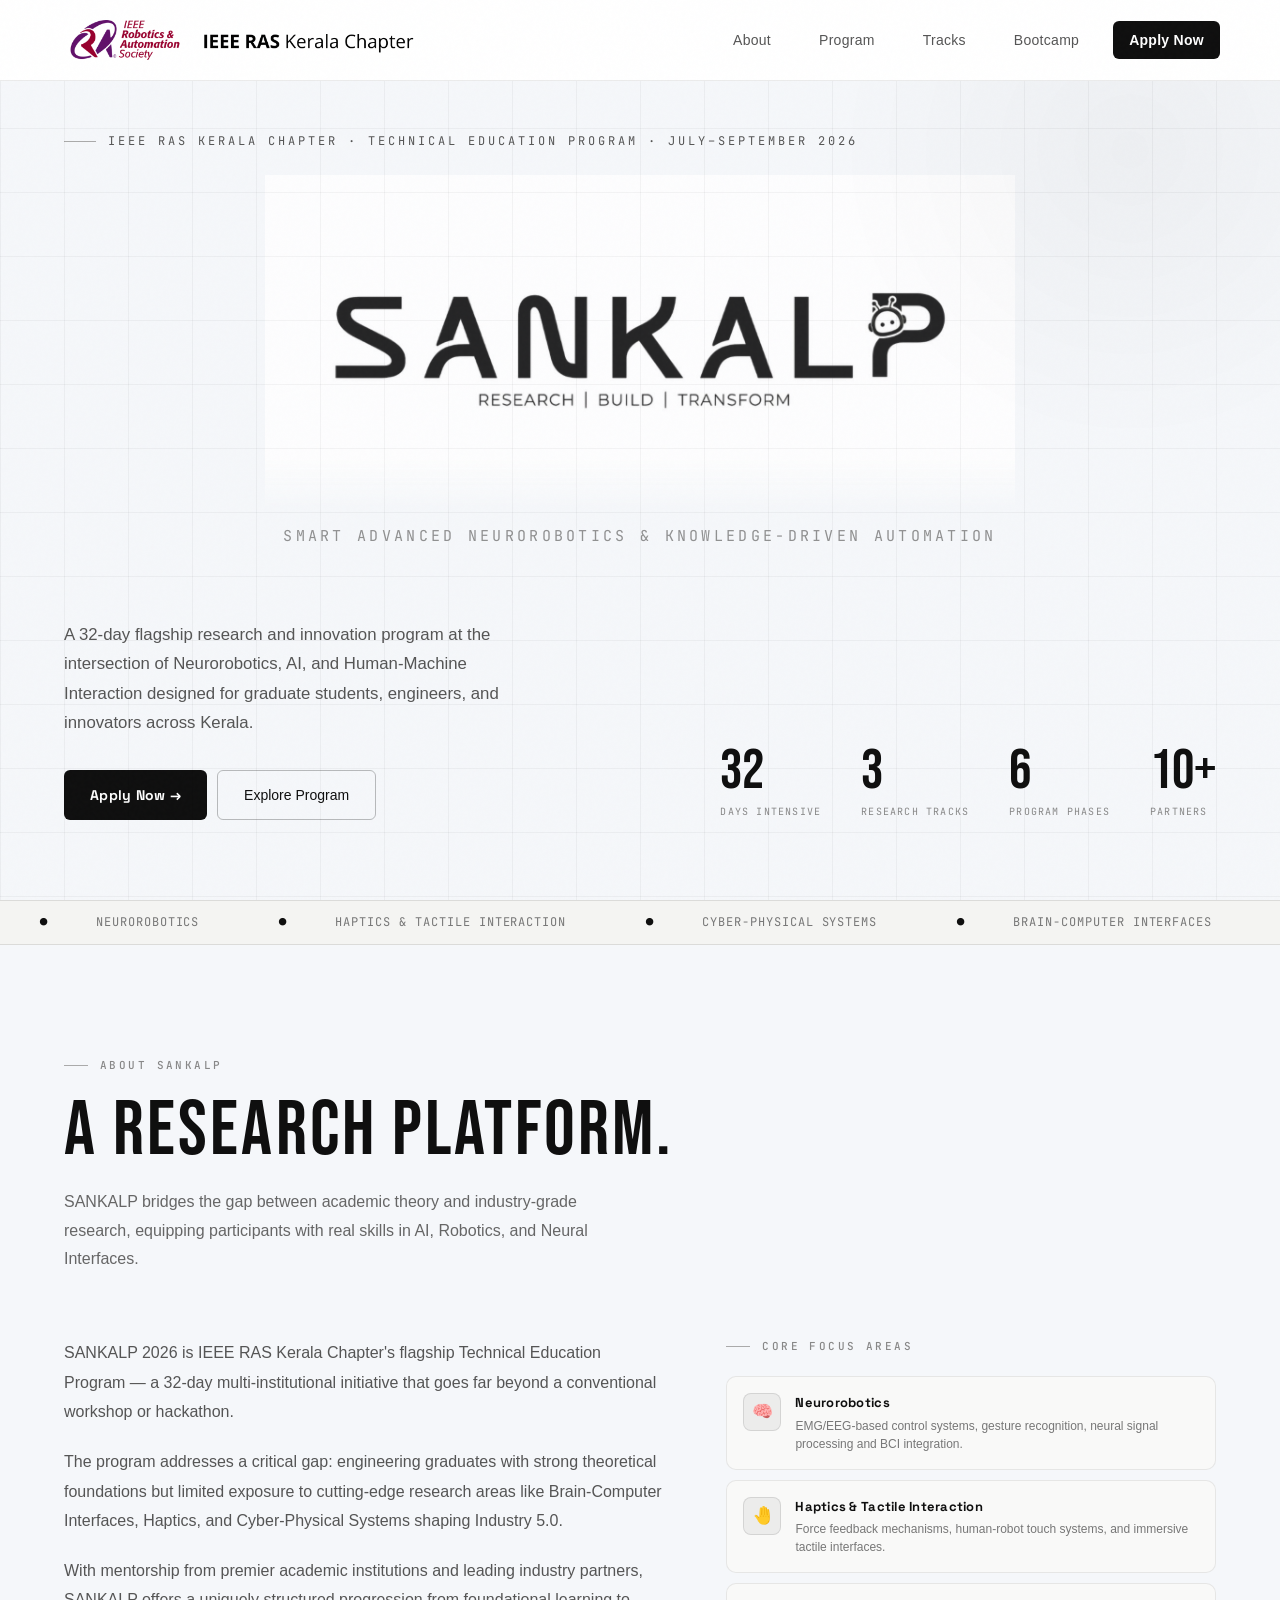
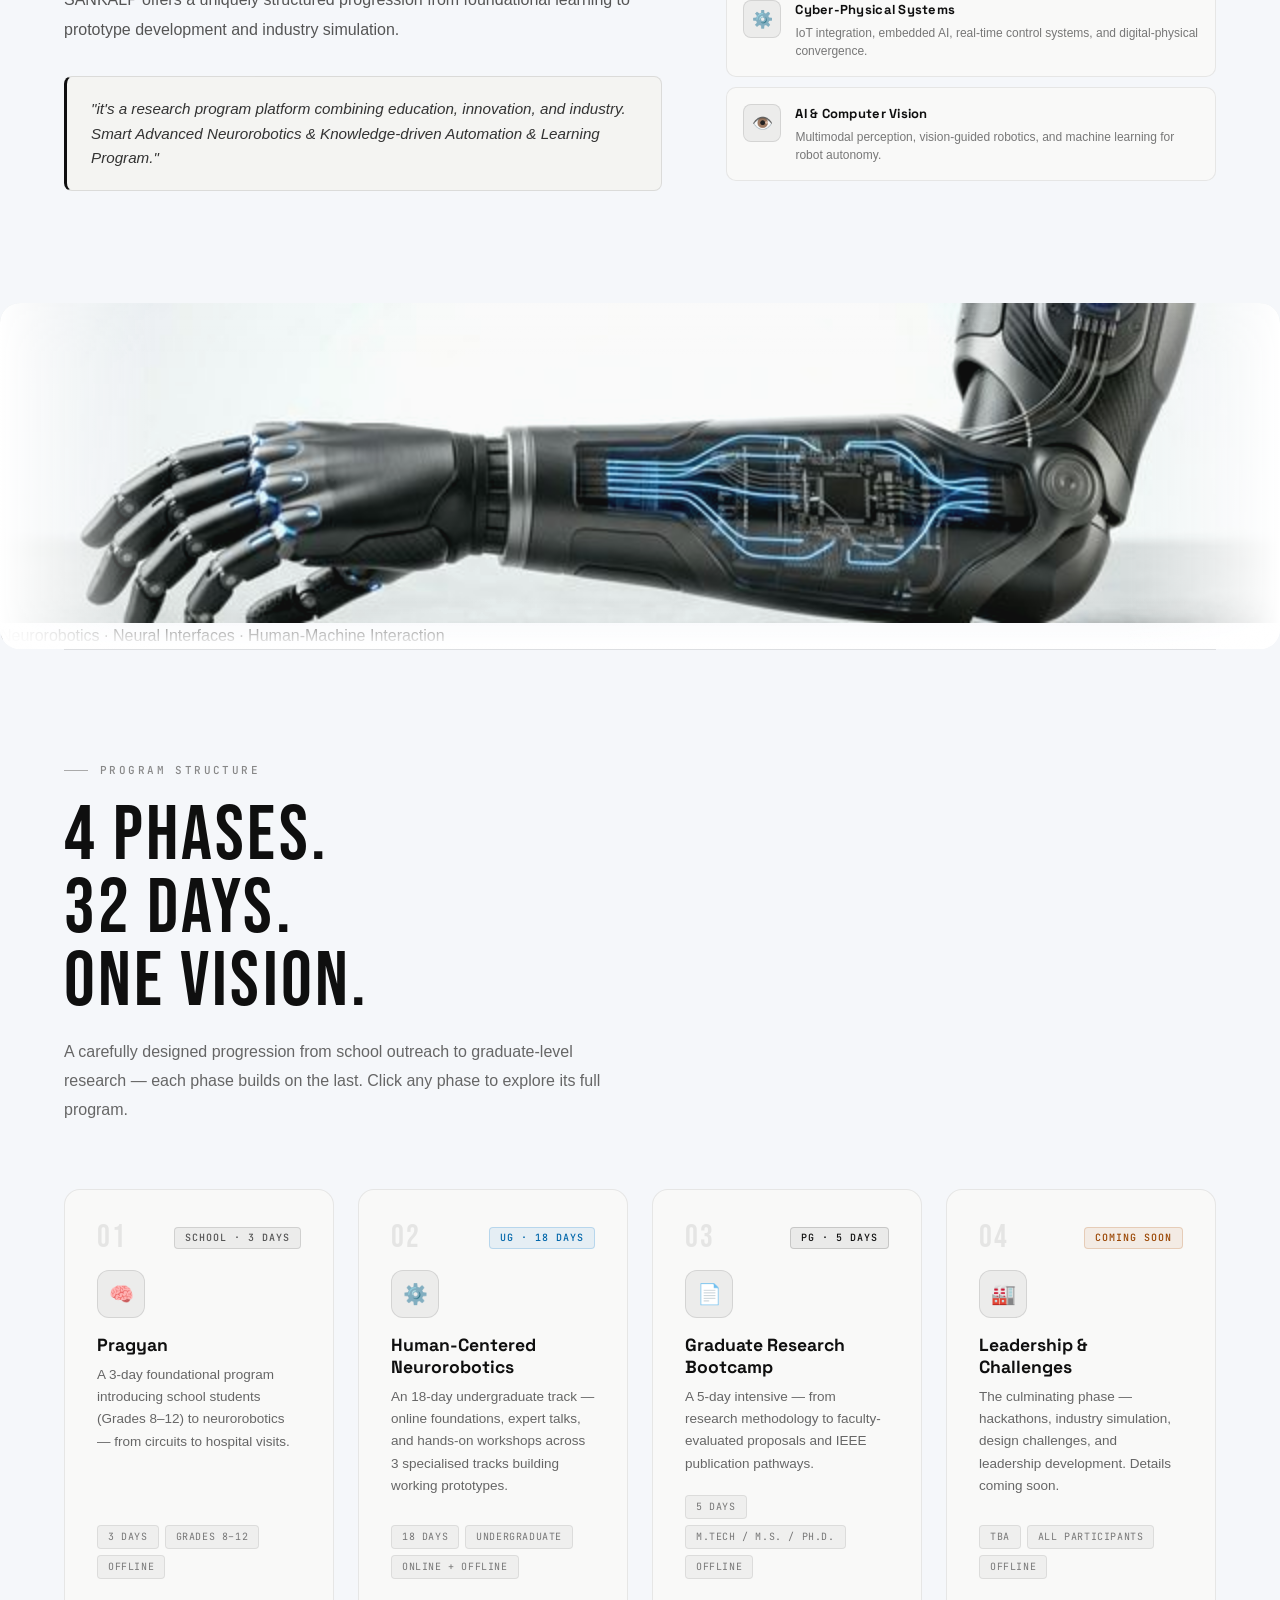
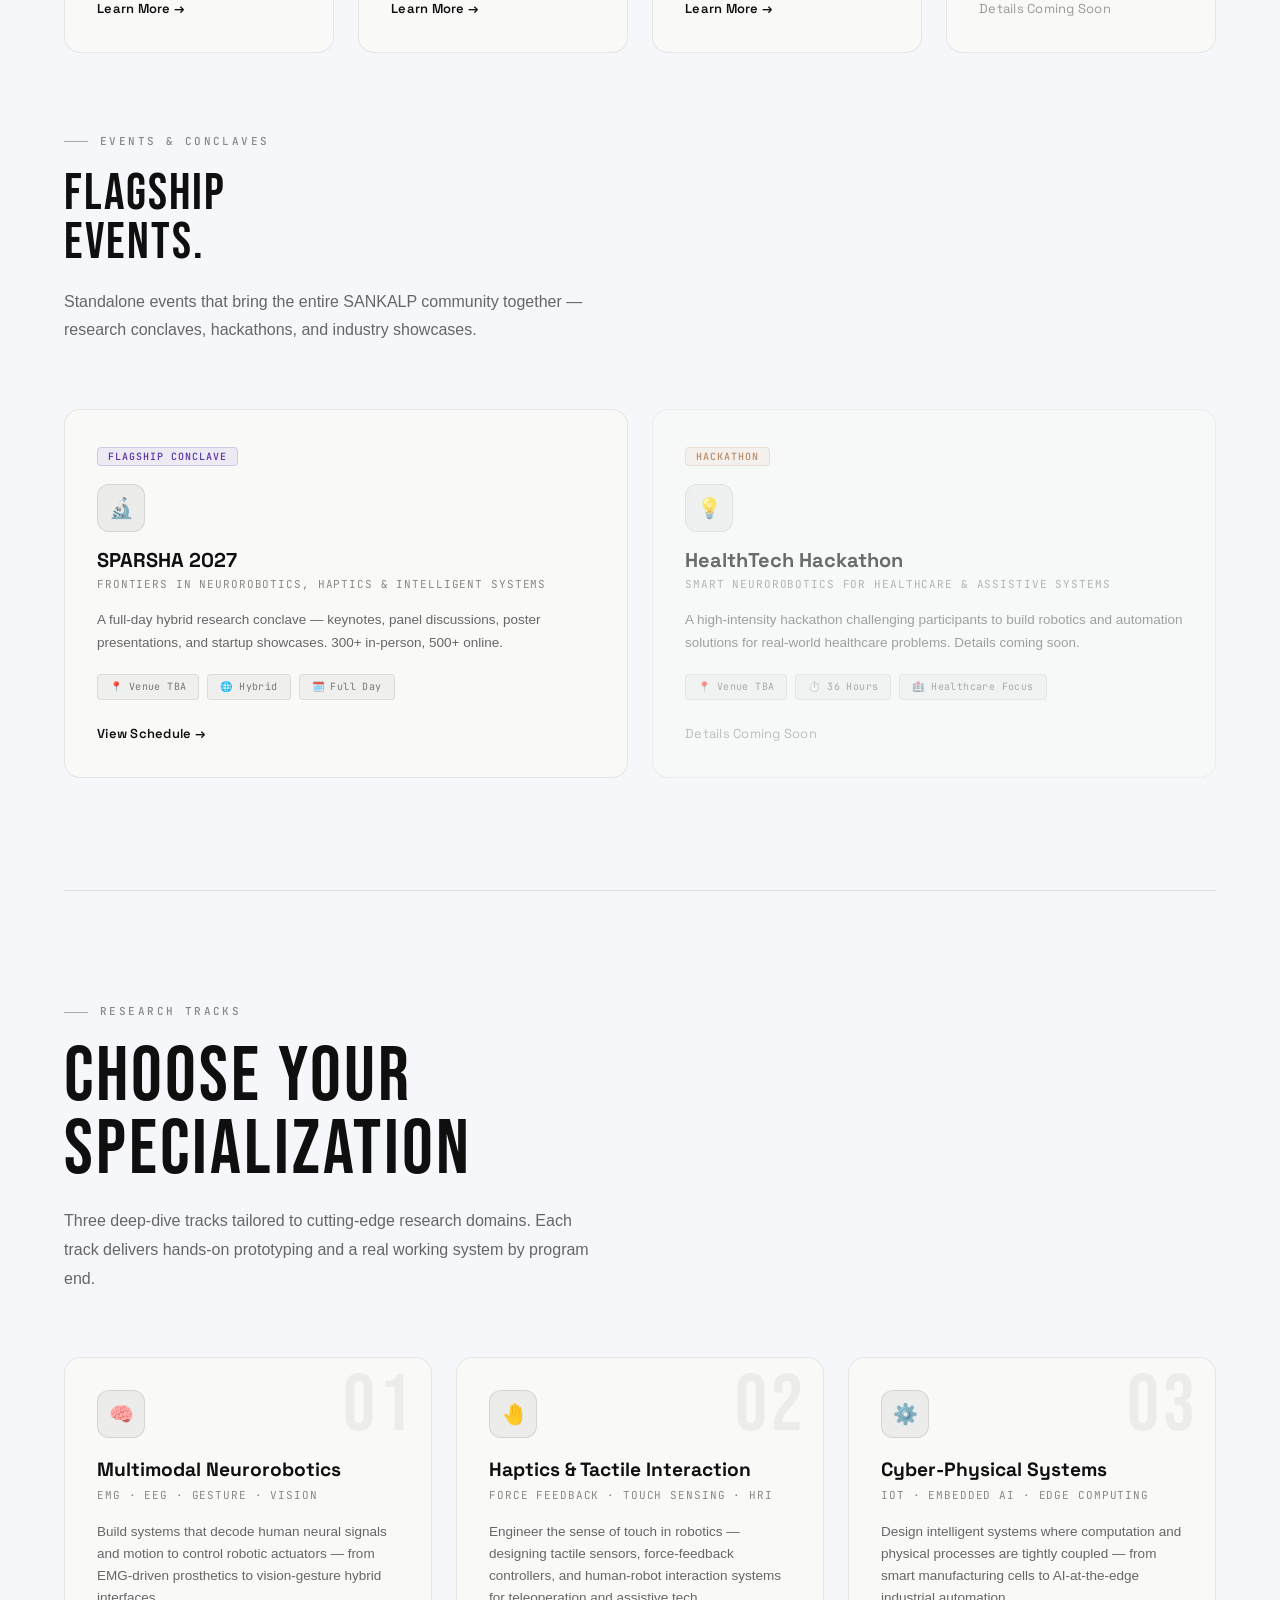
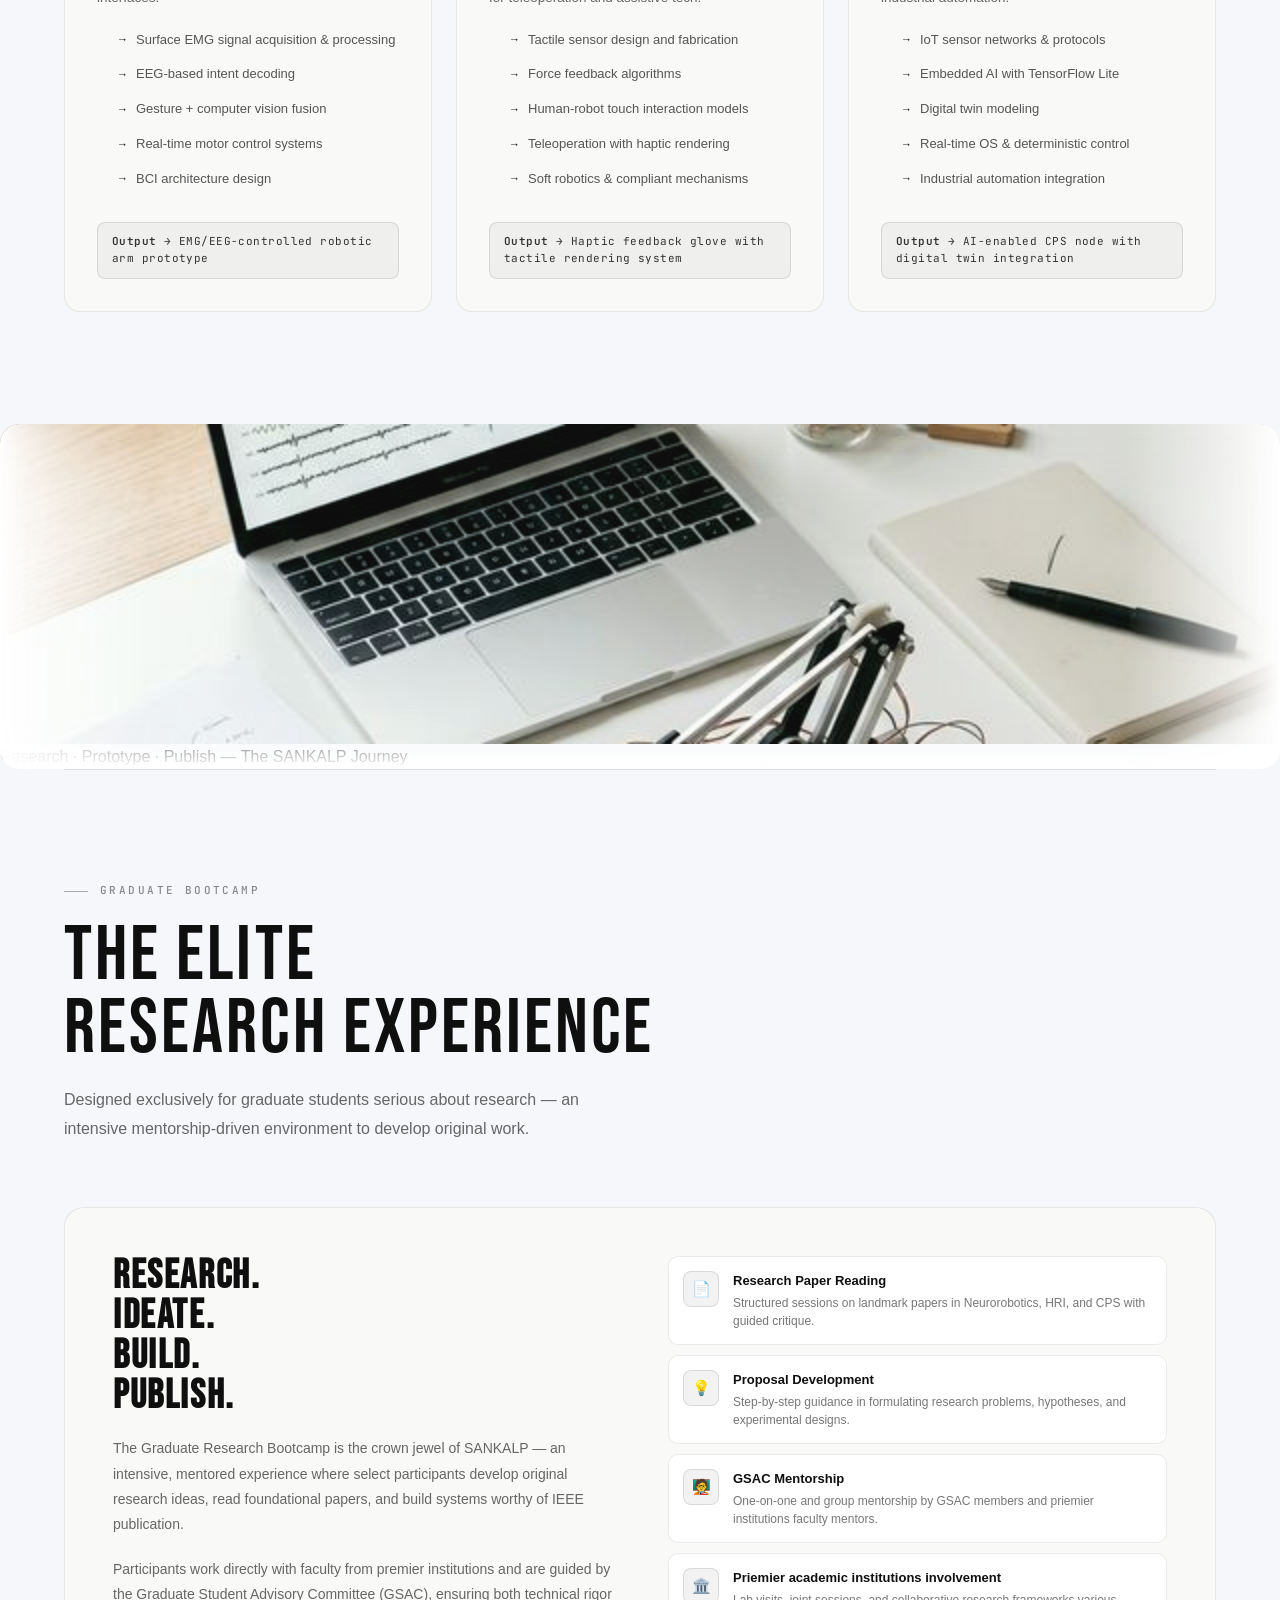
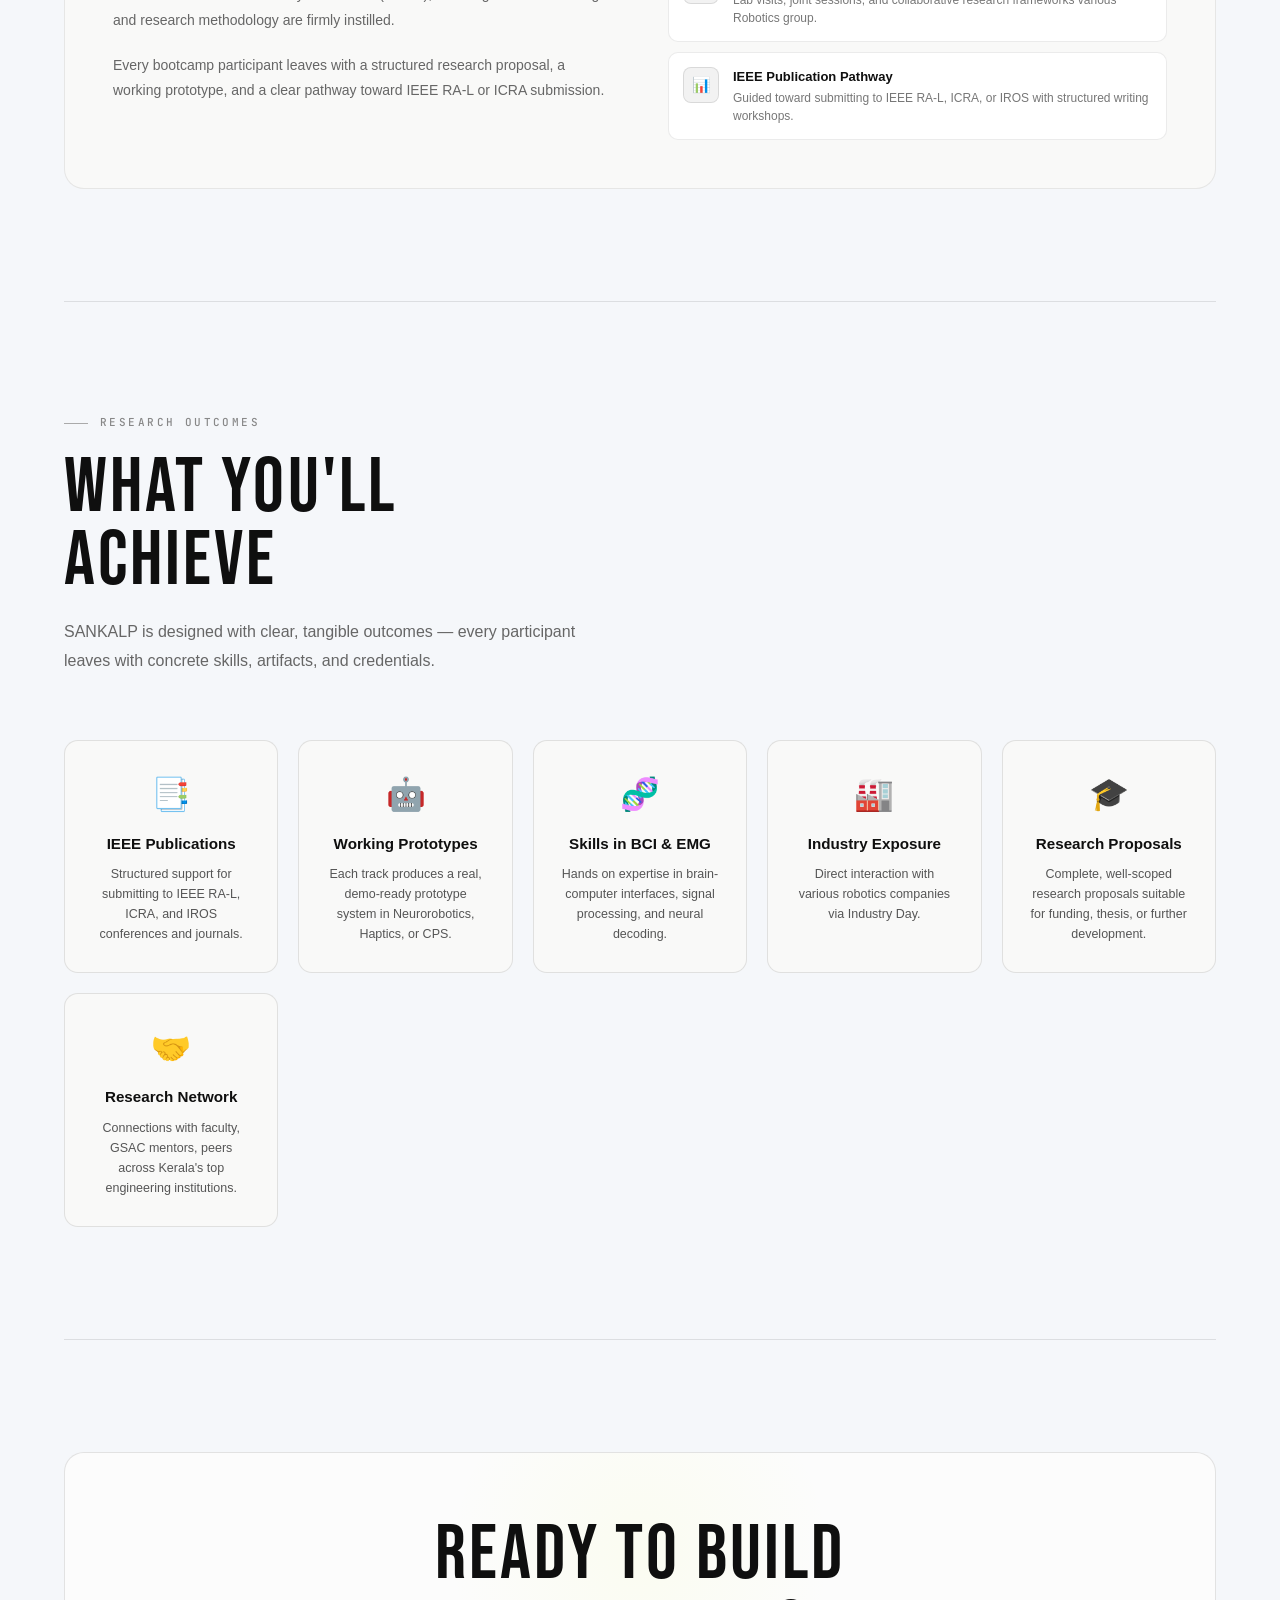
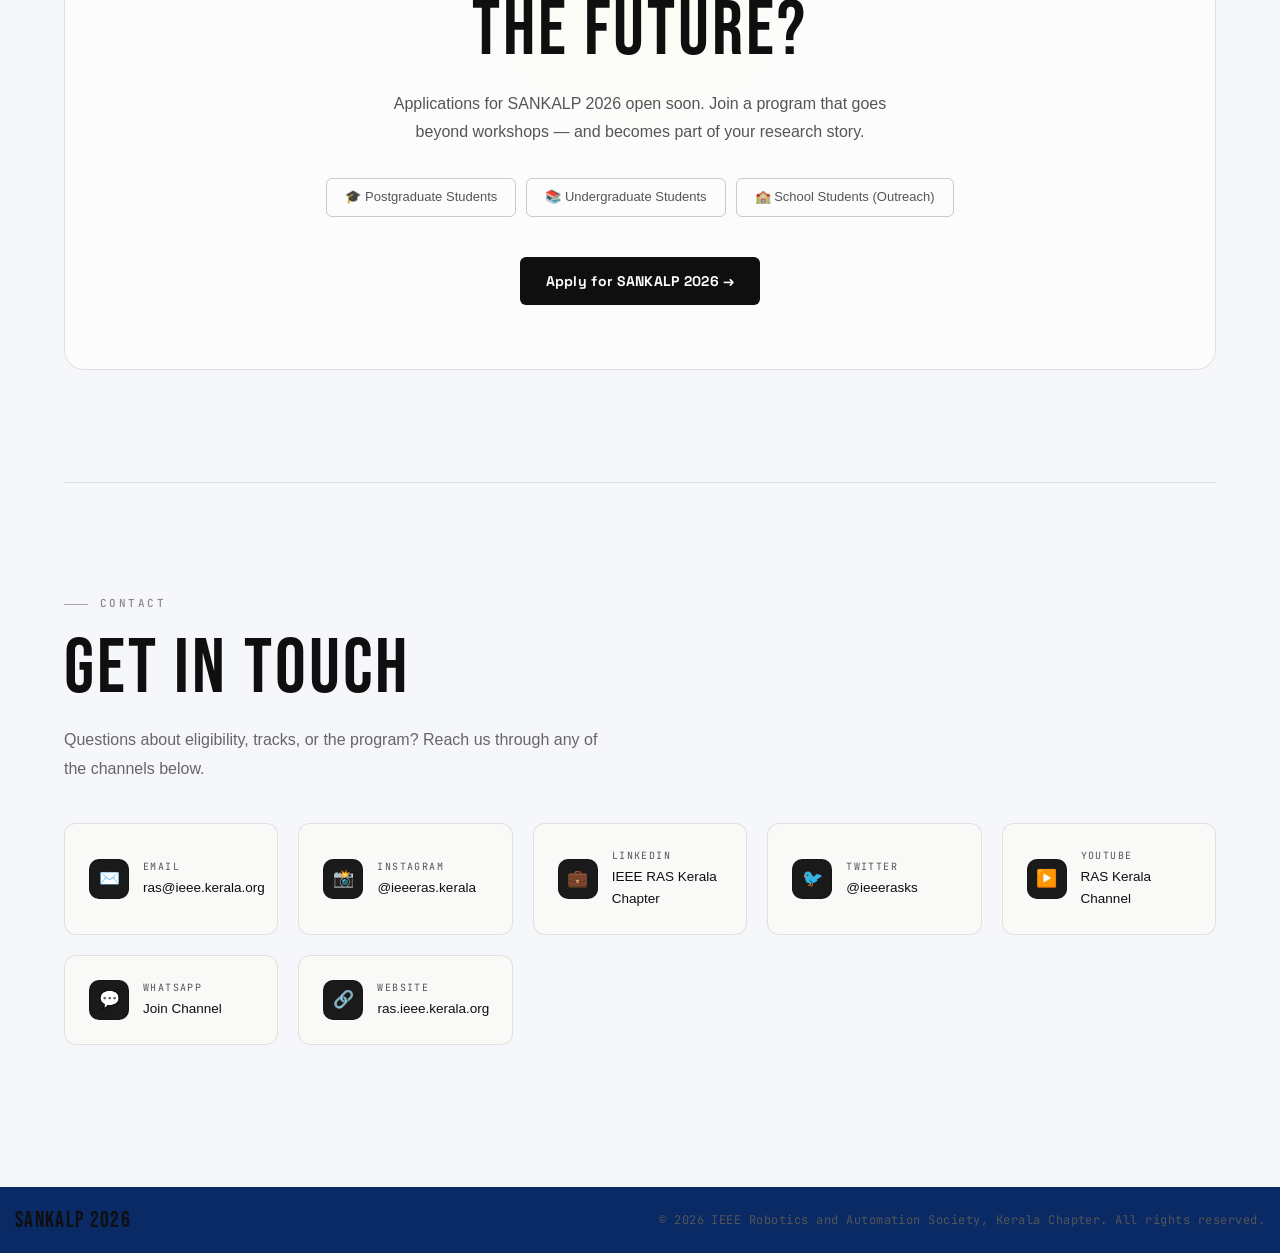
<file: index.html>
<!DOCTYPE html>
<html lang="en">
<head>
<meta charset="UTF-8">
<meta name="viewport" content="width=device-width, initial-scale=1.0">
<title>SANKALP 2026 – IEEE RAS Kerala Chapter</title>
<link href="https://fonts.googleapis.com/css2?family=Bebas+Neue&family=Space+Grotesk:wght@300;400;500;600;700&family=JetBrains+Mono:wght@400;500&display=swap" rel="stylesheet">
<link rel="stylesheet" href="sankalp.css">
<style>
.accent-image-wrap {
  position: relative;
  border-radius: 20px;
  overflow: hidden;

  /* soften edges */
  border: none;
  box-shadow: none;
}

/* MAIN IMAGE */
.accent-image-wrap img {
  display: block;
  width: 100%;
  height: 320px;
  object-fit: cover;

  /* BLENDING MAGIC */
  mix-blend-mode: multiply;
  opacity: 0.95;

  /* soft tone */
  filter: contrast(1.05) brightness(0.98);

  transition: transform 0.6s ease, filter 0.4s ease, opacity 0.4s ease;
}

/* EDGE FADE (VERY IMPORTANT) */
.accent-image-wrap::after {
  content: "";
  position: absolute;
  inset: 0;

  /* fade edges into background */
  background: linear-gradient(
    to right,
    rgba(255,255,255,1) 0%,
    rgba(255,255,255,0) 12%,
    rgba(255,255,255,0) 88%,
    rgba(255,255,255,1) 100%
  );

  pointer-events: none;
}

/* TOP + BOTTOM FADE */
.accent-image-wrap::before {
  content: "";
  position: absolute;
  inset: 0;

  background: linear-gradient(
    to bottom,
    rgba(255,255,255,1) 0%,
    rgba(255,255,255,0) 15%,
    rgba(255,255,255,0) 85%,
    rgba(255,255,255,1) 100%
  );

  pointer-events: none;
}

/* HOVER (subtle) */
.accent-image-wrap:hover img {
  transform: scale(1.02);
  filter: contrast(1.08);
  opacity: 1;
}
</style>
</head>
<body>

<!-- HEADER -->
<header id="header">

  <div class="header-container">

    <!-- LEFT SIDE -->
    <div class="header-left">
      <img src="/assets/RAS main logo.png" alt="RAS Logo">
    </div>

    <!-- RIGHT SIDE -->
    <nav class="navbar">
      <a href="#about">About</a>
      <a href="#program">Program</a>
      <a href="#tracks">Tracks</a>
      <a href="#bootcamp">Bootcamp</a>
      <a href="apply.html" class="nav-cta">Apply Now</a>
    </nav>

  </div>

</header>

<!-- HERO -->
<section class="hero" id="home">
  <div class="hero-bg-lines"></div>
  <div class="hero-accent-circle"></div>

  <div class="hero-year-label">IEEE RAS Kerala Chapter · Technical Education Program · July–September 2026</div>

  <div class="hero-logo-area">
    <div class="hero-logo-card">
      <img src="/assets/Sankalp.png" alt="SANKALP – Research | Build | Transform" class="hero-logo-img" />
      <p class="hero-tagline">
      Smart Advanced Neurorobotics & Knowledge-driven Automation
    </p>
    </div>
  </div>

  <div class="hero-bottom">
    <div class="hero-desc-block">
      <p>A 32-day flagship research and innovation program at the intersection of Neurorobotics, AI, and Human-Machine Interaction  designed for graduate students, engineers, and innovators across Kerala.</p>
      <div class="hero-actions">
        <a href="apply.html" class="btn-primary">Apply Now →</a>
        <a href="#program" class="btn-outline">Explore Program</a>
      </div>
    </div>
    <div class="hero-stats">
      <div>
        <div class="hero-stat-val">32</div>
        <div class="hero-stat-label">Days Intensive</div>
      </div>
      <div>
        <div class="hero-stat-val">3</div>
        <div class="hero-stat-label">Research Tracks</div>
      </div>
      <div>
        <div class="hero-stat-val">6</div>
        <div class="hero-stat-label">Program Phases</div>
      </div>
      <div>
        <div class="hero-stat-val">10+</div>
        <div class="hero-stat-label">Partners</div>
      </div>
    </div>
  </div>
</section>

<!-- TICKER -->
<div class="ticker-wrap">
  <div class="ticker-inner">
    <span class="ticker-item"><span>●</span> Neurorobotics</span>
    <span class="ticker-item"><span>●</span> Haptics &amp; Tactile Interaction</span>
    <span class="ticker-item"><span>●</span> Cyber-Physical Systems</span>
    <span class="ticker-item"><span>●</span> Brain-Computer Interfaces</span>
    <span class="ticker-item"><span>●</span> IEEE Publications</span>
    <span class="ticker-item"><span>●</span> 24hr Hackathon</span>
    <span class="ticker-item"><span>●</span> SPARSHA Conclave</span>
    <span class="ticker-item"><span>●</span> Neurorobotics</span>
    <span class="ticker-item"><span>●</span> Haptics &amp; Tactile Interaction</span>
    <span class="ticker-item"><span>●</span> Cyber-Physical Systems</span>
    <span class="ticker-item"><span>●</span> Brain-Computer Interfaces</span>
    <span class="ticker-item"><span>●</span> IEEE Publications</span>
    <span class="ticker-item"><span>●</span> 24hr Hackathon</span>
    <span class="ticker-item"><span>●</span> SPARSHA Conclave</span>
  </div>
</div>

<!-- ABOUT -->
<section id="about">
  <div class="section-label">About SANKALP</div>
  <h2 class="section-title">A RESEARCH PLATFORM.</h2>
  <p class="section-sub">SANKALP bridges the gap between academic theory and industry-grade research, equipping participants with real skills in AI, Robotics, and Neural Interfaces.</p>

  <div class="about-grid">
    <div class="about-copy reveal">
      <p>SANKALP 2026 is IEEE RAS Kerala Chapter's flagship Technical Education Program — a 32-day multi-institutional initiative that goes far beyond a conventional workshop or hackathon.</p>
      <p>The program addresses a critical gap: engineering graduates with strong theoretical foundations but limited exposure to cutting-edge research areas like Brain-Computer Interfaces, Haptics, and Cyber-Physical Systems shaping Industry 5.0.</p>
      <p>With mentorship from premier academic institutions  and leading industry partners, SANKALP offers a uniquely structured progression from foundational learning to prototype development and industry simulation.</p>
      <div class="highlight-box">
        "it's a research program platform combining education, innovation, and industry. Smart Advanced Neurorobotics &amp; Knowledge-driven Automation &amp; Learning Program."
      </div>
    </div>
    <div class="reveal reveal-delay-2">
      <div class="section-label" style="margin-bottom:1.25rem;">Core Focus Areas</div>
      <div class="focus-cards">
        <div class="focus-card">
          <div class="focus-icon">🧠</div>
          <div class="focus-text">
            <h4>Neurorobotics</h4>
            <p>EMG/EEG-based control systems, gesture recognition, neural signal processing and BCI integration.</p>
          </div>
        </div>
        <div class="focus-card">
          <div class="focus-icon">🤚</div>
          <div class="focus-text">
            <h4>Haptics &amp; Tactile Interaction</h4>
            <p>Force feedback mechanisms, human-robot touch systems, and immersive tactile interfaces.</p>
          </div>
        </div>
        <div class="focus-card">
          <div class="focus-icon">⚙️</div>
          <div class="focus-text">
            <h4>Cyber-Physical Systems</h4>
            <p>IoT integration, embedded AI, real-time control systems, and digital-physical convergence.</p>
          </div>
        </div>
        <div class="focus-card">
          <div class="focus-icon">👁️</div>
          <div class="focus-text">
            <h4>AI &amp; Computer Vision</h4>
            <p>Multimodal perception, vision-guided robotics, and machine learning for robot autonomy.</p>
          </div>
        </div>
      </div>
    </div>
  </div>
</section>

<!-- ACCENT IMAGE -->
<div class="accent-image-section reveal">
  <div class="accent-image-wrap">
    <img src="/assets/neurorobotics-hero.png" alt="Neural-interfaced robotic prosthetic arm" loading="lazy">
    <div class="accent-image-caption">Neurorobotics · Neural Interfaces · Human-Machine Interaction</div>
  </div>
</div>

<div class="section-divider"></div>
<section id="program">
  <div class="section-label">Program Structure</div>
  <h2 class="section-title">4 PHASES.<br>32 DAYS.<br>ONE VISION.</h2>
  <p class="section-sub">A carefully designed progression from school outreach to graduate-level research — each phase builds on the last. Click any phase to explore its full program.</p>

  <div class="program-cards-grid">

    <!-- PHASE I -->
    <a href="phase1.html" class="program-card reveal" style="text-decoration:none;color:inherit;">
      <div class="program-card-header">
        <span class="program-card-num">01</span>
        <span class="phase-badge badge-outreach">School · 3 Days</span>
      </div>
      <div class="program-card-icon">🧠</div>
      <h3 class="program-card-title">Pragyan</h3>
      <p class="program-card-desc">A 3-day foundational program introducing school students (Grades 8–12) to neurorobotics — from circuits to hospital visits.</p>
      <div class="program-card-stats">
        <span>3 Days</span>
        <span>Grades 8–12</span>
        <span>Offline</span>
      </div>
      <span class="program-card-link">Learn More →</span>
    </a>

    <!-- PHASE II -->
    <a href="phase2.html" class="program-card reveal reveal-delay-1" style="text-decoration:none;color:inherit;">
      <div class="program-card-header">
        <span class="program-card-num">02</span>
        <span class="phase-badge badge-online">UG · 18 Days</span>
      </div>
      <div class="program-card-icon">⚙️</div>
      <h3 class="program-card-title">Human-Centered Neurorobotics</h3>
      <p class="program-card-desc">An 18-day undergraduate track — online foundations, expert talks, and hands-on workshops across 3 specialised tracks building working prototypes.</p>
      <div class="program-card-stats">
        <span>18 Days</span>
        <span>Undergraduate</span>
        <span>Online + Offline</span>
      </div>
      <span class="program-card-link">Learn More →</span>
    </a>

    <!-- PHASE III -->
    <a href="phase3.html" class="program-card reveal reveal-delay-2" style="text-decoration:none;color:inherit;">
      <div class="program-card-header">
        <span class="program-card-num">03</span>
        <span class="phase-badge badge-research">PG · 5 Days</span>
      </div>
      <div class="program-card-icon">📄</div>
      <h3 class="program-card-title">Graduate Research Bootcamp</h3>
      <p class="program-card-desc">A 5-day intensive — from research methodology to faculty-evaluated proposals and IEEE publication pathways.</p>
      <div class="program-card-stats">
        <span>5 Days</span>
        <span>M.Tech / M.S. / Ph.D.</span>
        <span>Offline</span>
      </div>
      <span class="program-card-link">Learn More →</span>
    </a>

    <!-- PHASE IV (Placeholder) -->
    <div class="program-card program-card-placeholder reveal reveal-delay-3">
      <div class="program-card-header">
        <span class="program-card-num">04</span>
        <span class="phase-badge badge-industry">Coming Soon</span>
      </div>
      <div class="program-card-icon">🏭</div>
      <h3 class="program-card-title">Leadership &amp; Challenges</h3>
      <p class="program-card-desc">The culminating phase — hackathons, industry simulation, design challenges, and leadership development. Details coming soon.</p>
      <div class="program-card-stats">
        <span>TBA</span>
        <span>All Participants</span>
        <span>Offline</span>
      </div>
      <span class="program-card-link program-card-link-muted">Details Coming Soon</span>
    </div>

  </div>

  <!-- EVENTS & CONCLAVES -->
  <div style="margin-top:5rem;">
    <div class="section-label">Events &amp; Conclaves</div>
    <h2 class="section-title" style="font-size:clamp(2rem,4vw,3.5rem);">FLAGSHIP<br>EVENTS.</h2>
    <p class="section-sub">Standalone events that bring the entire SANKALP community together — research conclaves, hackathons, and industry showcases.</p>

    <div class="events-row">

      <!-- SPARSHA -->
      <a href="sparsha.html" class="event-card-link reveal" style="text-decoration:none;color:inherit;">
        <div class="event-card-inner">
          <div class="event-card-badge">
            <span class="phase-badge badge-flagship">Flagship Conclave</span>
          </div>
          <div class="event-card-icon">🔬</div>
          <h3 class="event-card-title">SPARSHA 2027</h3>
          <p class="event-card-subtitle">Frontiers in Neurorobotics, Haptics &amp; Intelligent Systems</p>
          <p class="event-card-desc">A full-day hybrid research conclave — keynotes, panel discussions, poster presentations, and startup showcases. 300+ in-person, 500+ online.</p>
          <div class="event-card-meta">
            <span>📍 Venue TBA</span>
            <span>🌐 Hybrid</span>
            <span>🗓️ Full Day</span>
          </div>
          <span class="program-card-link">View Schedule →</span>
        </div>
      </a>

      <!-- HEALTHTECH HACKATHON -->
      <div class="event-card-link event-card-placeholder reveal reveal-delay-1">
        <div class="event-card-inner">
          <div class="event-card-badge">
            <span class="phase-badge badge-industry">Hackathon</span>
          </div>
          <div class="event-card-icon">💡</div>
          <h3 class="event-card-title">HealthTech Hackathon</h3>
          <p class="event-card-subtitle">Smart Neurorobotics for Healthcare &amp; Assistive Systems</p>
          <p class="event-card-desc">A high-intensity hackathon challenging participants to build robotics and automation solutions for real-world healthcare problems. Details coming soon.</p>
          <div class="event-card-meta">
            <span>📍 Venue TBA</span>
            <span>⏱️ 36 Hours</span>
            <span>🏥 Healthcare Focus</span>
          </div>
          <span class="program-card-link program-card-link-muted">Details Coming Soon</span>
        </div>
      </div>

    </div>
  </div>
</section>

<div class="section-divider"></div>

<!-- TRACKS -->
<section id="tracks">
  <div class="section-label">Research Tracks</div>
  <h2 class="section-title">CHOOSE YOUR<br>SPECIALIZATION</h2>
  <p class="section-sub">Three deep-dive tracks tailored to cutting-edge research domains. Each track delivers hands-on prototyping and a real working system by program end.</p>

  <div class="tracks-grid">
    <div class="track-card reveal">
      <div class="track-number">01</div>
      <div class="track-icon">🧠</div>
      <div class="track-title">Multimodal Neurorobotics</div>
      <div class="track-subtitle">EMG · EEG · Gesture · Vision</div>
      <p class="track-desc">Build systems that decode human neural signals and motion to control robotic actuators — from EMG-driven prosthetics to vision-gesture hybrid interfaces.</p>
      <ul class="track-list">
        <li>Surface EMG signal acquisition &amp; processing</li>
        <li>EEG-based intent decoding</li>
        <li>Gesture + computer vision fusion</li>
        <li>Real-time motor control systems</li>
        <li>BCI architecture design</li>
      </ul>
      <div class="track-output"><strong>Output →</strong> EMG/EEG-controlled robotic arm prototype</div>
    </div>

    <div class="track-card reveal reveal-delay-1">
      <div class="track-number">02</div>
      <div class="track-icon">🤚</div>
      <div class="track-title">Haptics &amp; Tactile Interaction</div>
      <div class="track-subtitle">Force Feedback · Touch Sensing · HRI</div>
      <p class="track-desc">Engineer the sense of touch in robotics — designing tactile sensors, force-feedback controllers, and human-robot interaction systems for teleoperation and assistive tech.</p>
      <ul class="track-list">
        <li>Tactile sensor design and fabrication</li>
        <li>Force feedback algorithms</li>
        <li>Human-robot touch interaction models</li>
        <li>Teleoperation with haptic rendering</li>
        <li>Soft robotics &amp; compliant mechanisms</li>
      </ul>
      <div class="track-output"><strong>Output →</strong> Haptic feedback glove with tactile rendering system</div>
    </div>

    <div class="track-card reveal reveal-delay-2">
      <div class="track-number">03</div>
      <div class="track-icon">⚙️</div>
      <div class="track-title">Cyber-Physical Systems</div>
      <div class="track-subtitle">IoT · Embedded AI · Edge Computing</div>
      <p class="track-desc">Design intelligent systems where computation and physical processes are tightly coupled — from smart manufacturing cells to AI-at-the-edge industrial automation.</p>
      <ul class="track-list">
        <li>IoT sensor networks &amp; protocols</li>
        <li>Embedded AI with TensorFlow Lite</li>
        <li>Digital twin modeling</li>
        <li>Real-time OS &amp; deterministic control</li>
        <li>Industrial automation integration</li>
      </ul>
      <div class="track-output"><strong>Output →</strong> AI-enabled CPS node with digital twin integration</div>
    </div>
  </div>
</section>

<!-- ACCENT IMAGE -->
<div class="accent-image-section reveal">
  <div class="accent-image-wrap">
    <img src="/assets/research-workspace.png" alt="Research workspace with robotics components and neural signal analysis" loading="lazy">
    <div class="accent-image-caption">Research · Prototype · Publish — The SANKALP Journey</div>
  </div>
</div>

<div class="section-divider"></div>
<section id="bootcamp">
  <div class="section-label">Graduate Bootcamp</div>
  <h2 class="section-title">THE ELITE<br>RESEARCH EXPERIENCE</h2>
  <p class="section-sub">Designed exclusively for graduate students serious about research — an intensive mentorship-driven environment to develop original work.</p>

  <div class="bootcamp-inner reveal">
    <div class="bootcamp-right">
      <h3>RESEARCH.<br>IDEATE.<br>BUILD.<br>PUBLISH.</h3>
      <p>The Graduate Research Bootcamp is the crown jewel of SANKALP — an intensive, mentored experience where select participants develop original research ideas, read foundational papers, and build systems worthy of IEEE publication.</p>
      <p>Participants work directly with faculty from premier institutions and are guided by the Graduate Student Advisory Committee (GSAC), ensuring both technical rigor and research methodology are firmly instilled.</p>
      <p>Every bootcamp participant leaves with a structured research proposal, a working prototype, and a clear pathway toward IEEE RA-L or ICRA submission.</p>
    </div>
    <div class="bootcamp-pillars">
      <div class="bootcamp-pillar">
        <div class="pillar-icon">📄</div>
        <div class="pillar-text">
          <h4>Research Paper Reading</h4>
          <p>Structured sessions on landmark papers in Neurorobotics, HRI, and CPS with guided critique.</p>
        </div>
      </div>
      <div class="bootcamp-pillar">
        <div class="pillar-icon">💡</div>
        <div class="pillar-text">
          <h4>Proposal Development</h4>
          <p>Step-by-step guidance in formulating research problems, hypotheses, and experimental designs.</p>
        </div>
      </div>
      <div class="bootcamp-pillar">
        <div class="pillar-icon">🧑‍🏫</div>
        <div class="pillar-text">
          <h4>GSAC Mentorship</h4>
          <p>One-on-one and group mentorship by GSAC members and priemier institutions faculty mentors.</p>
        </div>
      </div>
      <div class="bootcamp-pillar">
        <div class="pillar-icon">🏛️</div>
        <div class="pillar-text">
          <h4>Priemier academic institutions involvement</h4>
          <p>Lab visits, joint sessions, and collaborative research frameworks various Robotics group.</p>
        </div>
      </div>
      <div class="bootcamp-pillar">
        <div class="pillar-icon">📊</div>
        <div class="pillar-text">
          <h4>IEEE Publication Pathway</h4>
          <p>Guided toward submitting to IEEE RA-L, ICRA, or IROS with structured writing workshops.</p>
        </div>
      </div>
    </div>
  </div>
</section>

<div class="section-divider"></div>

<!-- OUTCOMES -->
<section id="outcomes">
  <div class="section-label">Research Outcomes</div>
  <h2 class="section-title">WHAT YOU'LL<br>ACHIEVE</h2>
  <p class="section-sub">SANKALP is designed with clear, tangible outcomes — every participant leaves with concrete skills, artifacts, and credentials.</p>

  <div class="outcomes-grid">
    <div class="outcome-card reveal">
      <span class="outcome-icon">📑</span>
      <div class="outcome-title">IEEE Publications</div>
      <p class="outcome-desc">Structured support for submitting to IEEE RA-L, ICRA, and IROS conferences and journals.</p>
    </div>
    <div class="outcome-card reveal reveal-delay-1">
      <span class="outcome-icon">🤖</span>
      <div class="outcome-title">Working Prototypes</div>
      <p class="outcome-desc">Each track produces a real, demo-ready prototype system in Neurorobotics, Haptics, or CPS.</p>
    </div>
    <div class="outcome-card reveal reveal-delay-2">
      <span class="outcome-icon">🧬</span>
      <div class="outcome-title">Skills in BCI &amp; EMG</div>
      <p class="outcome-desc">Hands on expertise in brain-computer interfaces, signal processing, and neural decoding.</p>
    </div>
    <div class="outcome-card reveal reveal-delay-3">
      <span class="outcome-icon">🏭</span>
      <div class="outcome-title">Industry Exposure</div>
      <p class="outcome-desc">Direct interaction with various robotics companies via Industry Day.</p>
    </div>
    <div class="outcome-card reveal reveal-delay-1">
      <span class="outcome-icon">🎓</span>
      <div class="outcome-title">Research Proposals</div>
      <p class="outcome-desc">Complete, well-scoped research proposals suitable for funding, thesis, or further development.</p>
    </div>
    <div class="outcome-card reveal reveal-delay-2">
      <span class="outcome-icon">🤝</span>
      <div class="outcome-title">Research Network</div>
      <p class="outcome-desc">Connections with faculty, GSAC mentors, peers across Kerala's top engineering institutions.</p>
    </div>
  </div>
</section>

<div class="section-divider"></div>

<!-- APPLY -->
<section id="apply">
  <div class="apply-inner reveal">
    <div class="apply-title">READY TO BUILD<br>THE FUTURE?</div>
    <p class="apply-desc">Applications for SANKALP 2026 open soon. Join a program that goes beyond workshops — and becomes part of your research story.</p>
    <div class="eligibility-row">
      <span class="elig-pill">🎓 Postgraduate Students</span>
      <span class="elig-pill">📚 Undergraduate Students</span>
      <span class="elig-pill">🏫 School Students (Outreach)</span>
    </div>
    <div class="apply-buttons">
      <a href="apply.html" class="btn-primary">Apply for SANKALP 2026 →</a>
    </div>
  </div>
</section>

<div class="section-divider"></div>

<!-- CONTACT -->
<section id="contact">
  <div class="section-label">Contact</div>
  <h2 class="section-title">GET IN TOUCH</h2>
  <p class="section-sub" style="margin-bottom:2.5rem;">
    Questions about eligibility, tracks, or the program? Reach us through any of the channels below.
  </p>

  <div class="contact-grid reveal">

    <!-- EMAIL -->
    <a href="mailto:ras@ieee.kerala.org" class="contact-card">
      <div class="contact-icon">✉️</div>
      <div>
        <div class="contact-label">Email</div>
        <div class="contact-value">ras@ieee.kerala.org</div>
      </div>
    </a>

    <!-- INSTAGRAM -->
    <a href="https://www.instagram.com/ieeeraskc/" target="_blank" class="contact-card">
      <div class="contact-icon">📸</div>
      <div>
        <div class="contact-label">Instagram</div>
        <div class="contact-value">@ieeeras.kerala</div>
      </div>
    </a>

    <!-- LINKEDIN -->
    <a href="https://www.linkedin.com/in/ras-kerala-chapter" target="_blank" class="contact-card">
      <div class="contact-icon">💼</div>
      <div>
        <div class="contact-label">LinkedIn</div>
        <div class="contact-value">IEEE RAS Kerala Chapter</div>
      </div>
    </a>

    <!-- TWITTER -->
    <a href="https://twitter.com/ieeerasks/" target="_blank" class="contact-card">
      <div class="contact-icon">🐦</div>
      <div>
        <div class="contact-label">Twitter</div>
        <div class="contact-value">@ieeerasks</div>
      </div>
    </a>

    <!-- YOUTUBE -->
    <a href="https://youtube.com/@ieeeraskeralachapter5056" target="_blank" class="contact-card">
      <div class="contact-icon">▶️</div>
      <div>
        <div class="contact-label">YouTube</div>
        <div class="contact-value">RAS Kerala Channel</div>
      </div>
    </a>

    <!-- WHATSAPP -->
    <a href="https://whatsapp.com/channel/0029VaZmQVh4tRroaJv74B1h" target="_blank" class="contact-card">
      <div class="contact-icon">💬</div>
      <div>
        <div class="contact-label">WhatsApp</div>
        <div class="contact-value">Join Channel</div>
      </div>
    </a>

    <!-- WEBSITE -->
    <a href="https://ras.ieee.kerala.org" target="_blank" class="contact-card">
      <div class="contact-icon">🔗</div>
      <div>
        <div class="contact-label">Website</div>
        <div class="contact-value">ras.ieee.kerala.org</div>
      </div>
    </a>

  </div>
</section>

<!-- FOOTER -->
<footer>
  <div class="footer-logo">SANKALP 2026</div>
  <p>© 2026 IEEE Robotics and Automation Society, Kerala Chapter. All rights reserved.</p>
</footer>

<script>
  const reveals = document.querySelectorAll('.reveal');
  const observer = new IntersectionObserver((entries) => {
    entries.forEach(e => {
      if (e.isIntersecting) {
        e.target.classList.add('visible');
        observer.unobserve(e.target);
      }
    });
  }, { threshold: 0.08, rootMargin: '0px 0px -30px 0px' });
  reveals.forEach(el => observer.observe(el));

  document.querySelectorAll('a[href^="#"]').forEach(a => {
    a.addEventListener('click', e => {
      const target = document.querySelector(a.getAttribute('href'));
      if (target) {
        e.preventDefault();
        target.scrollIntoView({ behavior: 'smooth', block: 'start' });
      }
    });
  });
</script>
</body>
</html>
</file>
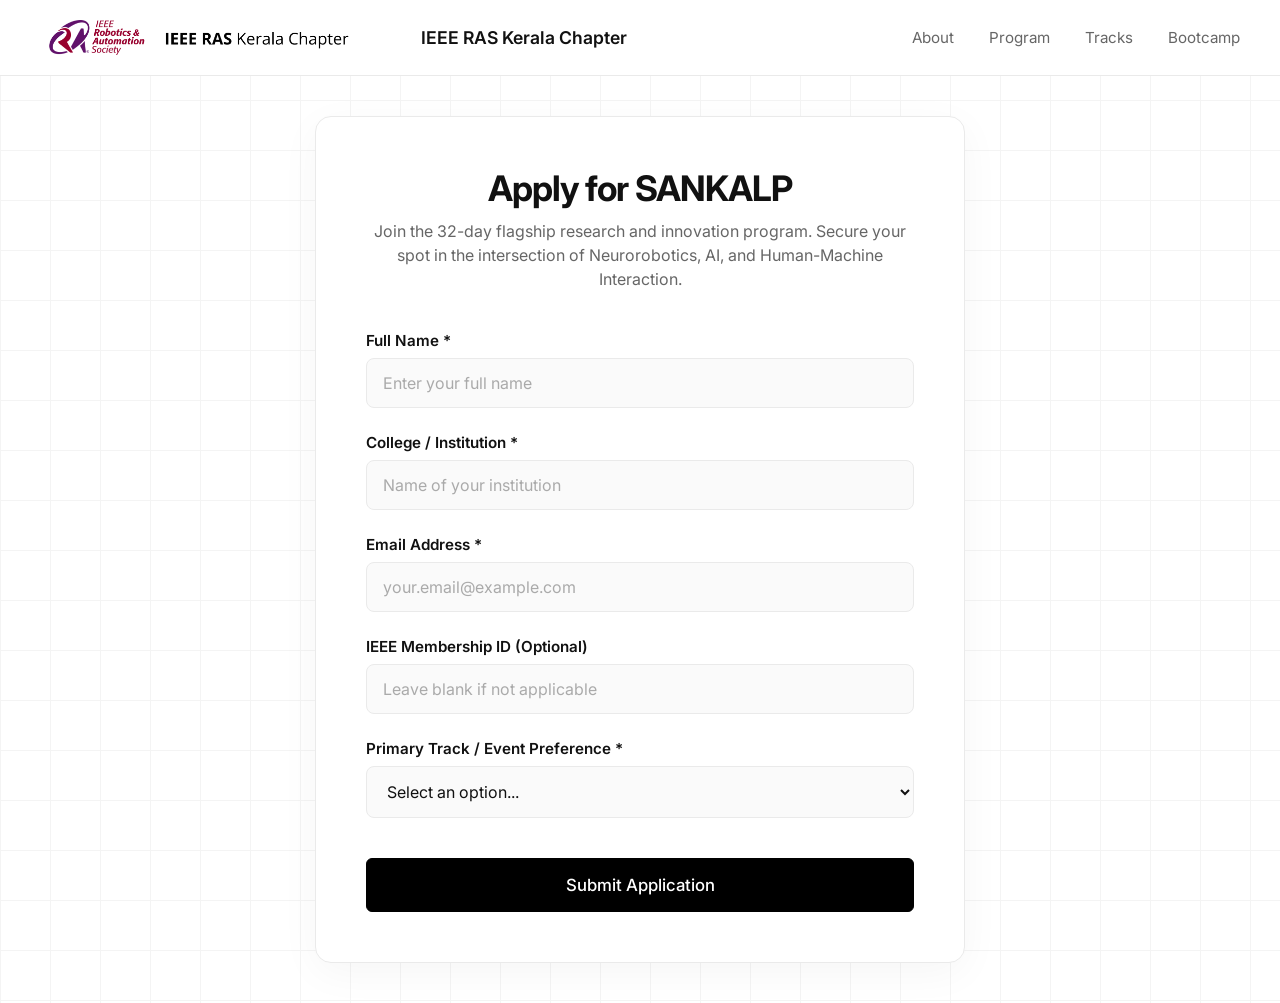
<file: apply.html>
<!DOCTYPE html>
<html lang="en">
<head>
    <meta charset="UTF-8">
    <meta name="viewport" content="width=device-width, initial-scale=1.0">
    <title>Apply Now | SANKALP</title>
    <link href="https://fonts.googleapis.com/css2?family=Inter:wght@400;500;600;700&display=swap" rel="stylesheet">
    <style>
        :root {
            --bg-color: #ffffff;
            --text-main: #111111;
            --text-muted: #666666;
            --border-color: #eaeaea;
        }

        * {
            margin: 0;
            padding: 0;
            box-sizing: border-box;
            font-family: 'Inter', sans-serif;
        }

        body {
            background-color: var(--bg-color);
            color: var(--text-main);
            /* Subtle Grid Background matching your index */
            background-image: 
                linear-gradient(to right, #f4f4f4 1px, transparent 1px),
                linear-gradient(to bottom, #f4f4f4 1px, transparent 1px);
            background-size: 50px 50px;
            min-height: 100vh;
            display: flex;
            flex-direction: column;
        }

        /* Header Styles */
        header {
            display: flex;
            justify-content: space-between;
            align-items: center;
            padding: 20px 40px;
            background: rgba(255, 255, 255, 0.95);
            backdrop-filter: blur(8px);
            border-bottom: 1px solid var(--border-color);
            position: sticky;
            top: 0;
            z-index: 100;
        }

        .logo-area {
            display: flex;
            align-items: center;
            gap: 15px;
            font-weight: 600;
            font-size: 1.1rem;
            color: var(--text-main);
            text-decoration: none;
        }

        .logo-area img {
            height: 35px;
        }

        .nav-links {
            display: flex;
            gap: 35px;
            align-items: center;
        }

        .nav-links a {
            text-decoration: none;
            color: var(--text-muted);
            font-size: 0.95rem;
            transition: color 0.2s;
        }

        .nav-links a:hover {
            color: var(--text-main);
        }

        .btn-black {
            background: #000;
            color: #fff !important;
            padding: 10px 24px;
            border-radius: 6px;
            text-decoration: none;
            font-weight: 500;
            border: 1px solid #000;
            transition: all 0.2s;
        }

        .btn-black:hover {
            background: #333;
        }

        /* Form Container Styles */
        main {
            flex-grow: 1;
            display: flex;
            align-items: center;
            justify-content: center;
            padding: 40px 20px;
        }

        .form-container {
            max-width: 650px;
            width: 100%;
            background: #fff;
            padding: 50px;
            border-radius: 16px;
            box-shadow: 0 10px 40px rgba(0,0,0,0.04);
            border: 1px solid var(--border-color);
        }

        .form-header {
            text-align: center;
            margin-bottom: 40px;
        }

        .form-header h1 {
            font-size: 2.2rem;
            font-weight: 700;
            margin-bottom: 10px;
            letter-spacing: -0.03em;
        }

        .form-header p {
            color: var(--text-muted);
            font-size: 1rem;
            line-height: 1.5;
        }

        .form-group {
            margin-bottom: 25px;
        }

        .form-group label {
            display: block;
            margin-bottom: 8px;
            font-size: 0.95rem;
            font-weight: 600;
            color: var(--text-main);
        }

        .form-group input, 
        .form-group select {
            width: 100%;
            padding: 14px 16px;
            border: 1px solid var(--border-color);
            border-radius: 8px;
            font-size: 1rem;
            background: #fafafa;
            transition: all 0.2s ease;
            color: var(--text-main);
        }

        .form-group input:focus, 
        .form-group select:focus {
            outline: none;
            border-color: #000;
            background: #fff;
            box-shadow: 0 0 0 4px rgba(0,0,0,0.05);
        }

        .form-group input::placeholder {
            color: #aaa;
        }

        .submit-btn {
            width: 100%;
            padding: 16px;
            font-size: 1.05rem;
            margin-top: 15px;
            cursor: pointer;
        }

        @media (max-width: 768px) {
            header {
                flex-direction: column;
                gap: 20px;
                padding: 20px;
            }
            .nav-links {
                flex-wrap: wrap;
                justify-content: center;
                gap: 15px;
            }
            .form-container {
                padding: 30px 20px;
            }
        }
    </style>
</head>
<body>

    <header>
        <a href="index.html" class="logo-area">
            <img src="/assets/RAS main logo.png" alt="IEEE Logo" style="object-fit: contain;">
            IEEE RAS Kerala Chapter
        </a>
        <nav class="nav-links">
            <a href="index.html#about">About</a>
            <a href="index.html#program">Program</a>
            <a href="index.html#tracks">Tracks</a>
            <a href="index.html#bootcamp">Bootcamp</a>
        </nav>
    </header>

    <main>
        <div class="form-container">
            <div class="form-header">
                <h1>Apply for SANKALP</h1>
                <p>Join the 32-day flagship research and innovation program. Secure your spot in the intersection of Neurorobotics, AI, and Human-Machine Interaction.</p>
            </div>

            <form action="#" method="POST" id="sankalp-application">
                
                <div class="form-group">
                    <label for="fullName">Full Name *</label>
                    <input type="text" id="fullName" name="fullName" required placeholder="Enter your full name">
                </div>

                <div class="form-group">
                    <label for="college">College / Institution *</label>
                    <input type="text" id="college" name="college" required placeholder="Name of your institution">
                </div>

                <div class="form-group">
                    <label for="email">Email Address *</label>
                    <input type="email" id="email" name="email" required placeholder="your.email@example.com">
                </div>

                <div class="form-group">
                    <label for="ieeeId">IEEE Membership ID (Optional)</label>
                    <input type="text" id="ieeeId" name="ieeeId" placeholder="Leave blank if not applicable">
                </div>

                <div class="form-group">
                    <label for="track">Primary Track / Event Preference *</label>
                    <select id="track" name="track" required>
                        <option value="" disabled selected>Select an option...</option>
                        <optgroup label="Core Research Tracks">
                            <option value="neurorobotics">Track 1: Adaptive Neurorobotics</option>
                            <option value="haptics">Track 2: Haptic Systems</option>
                            <option value="cps">Track 3: Cyber-Physical Systems</option>
                        </optgroup>
                    <option value="cps">Graduate Bootcamp</option>


                    </select>

                </div>

                <button type="submit" class="btn-black submit-btn">Submit Application</button>
            </form>
        </div>
    </main>

    <script>
        // Simple form submission handler - Remove or edit this logic based on your backend
        document.getElementById('sankalp-application').addEventListener('submit', function(e) {
            e.preventDefault();
            // Provide visual feedback before redirecting/submitting
            const btn = document.querySelector('.submit-btn');
            btn.textContent = 'Submitting...';
            btn.style.opacity = '0.7';
            
            setTimeout(() => {
                alert('Thank you! Your application for SANKALP has been received.');
                btn.textContent = 'Submit Application';
                btn.style.opacity = '1';
                this.reset();
            }, 1000);
        });
    </script>
</body>
</html>
</file>
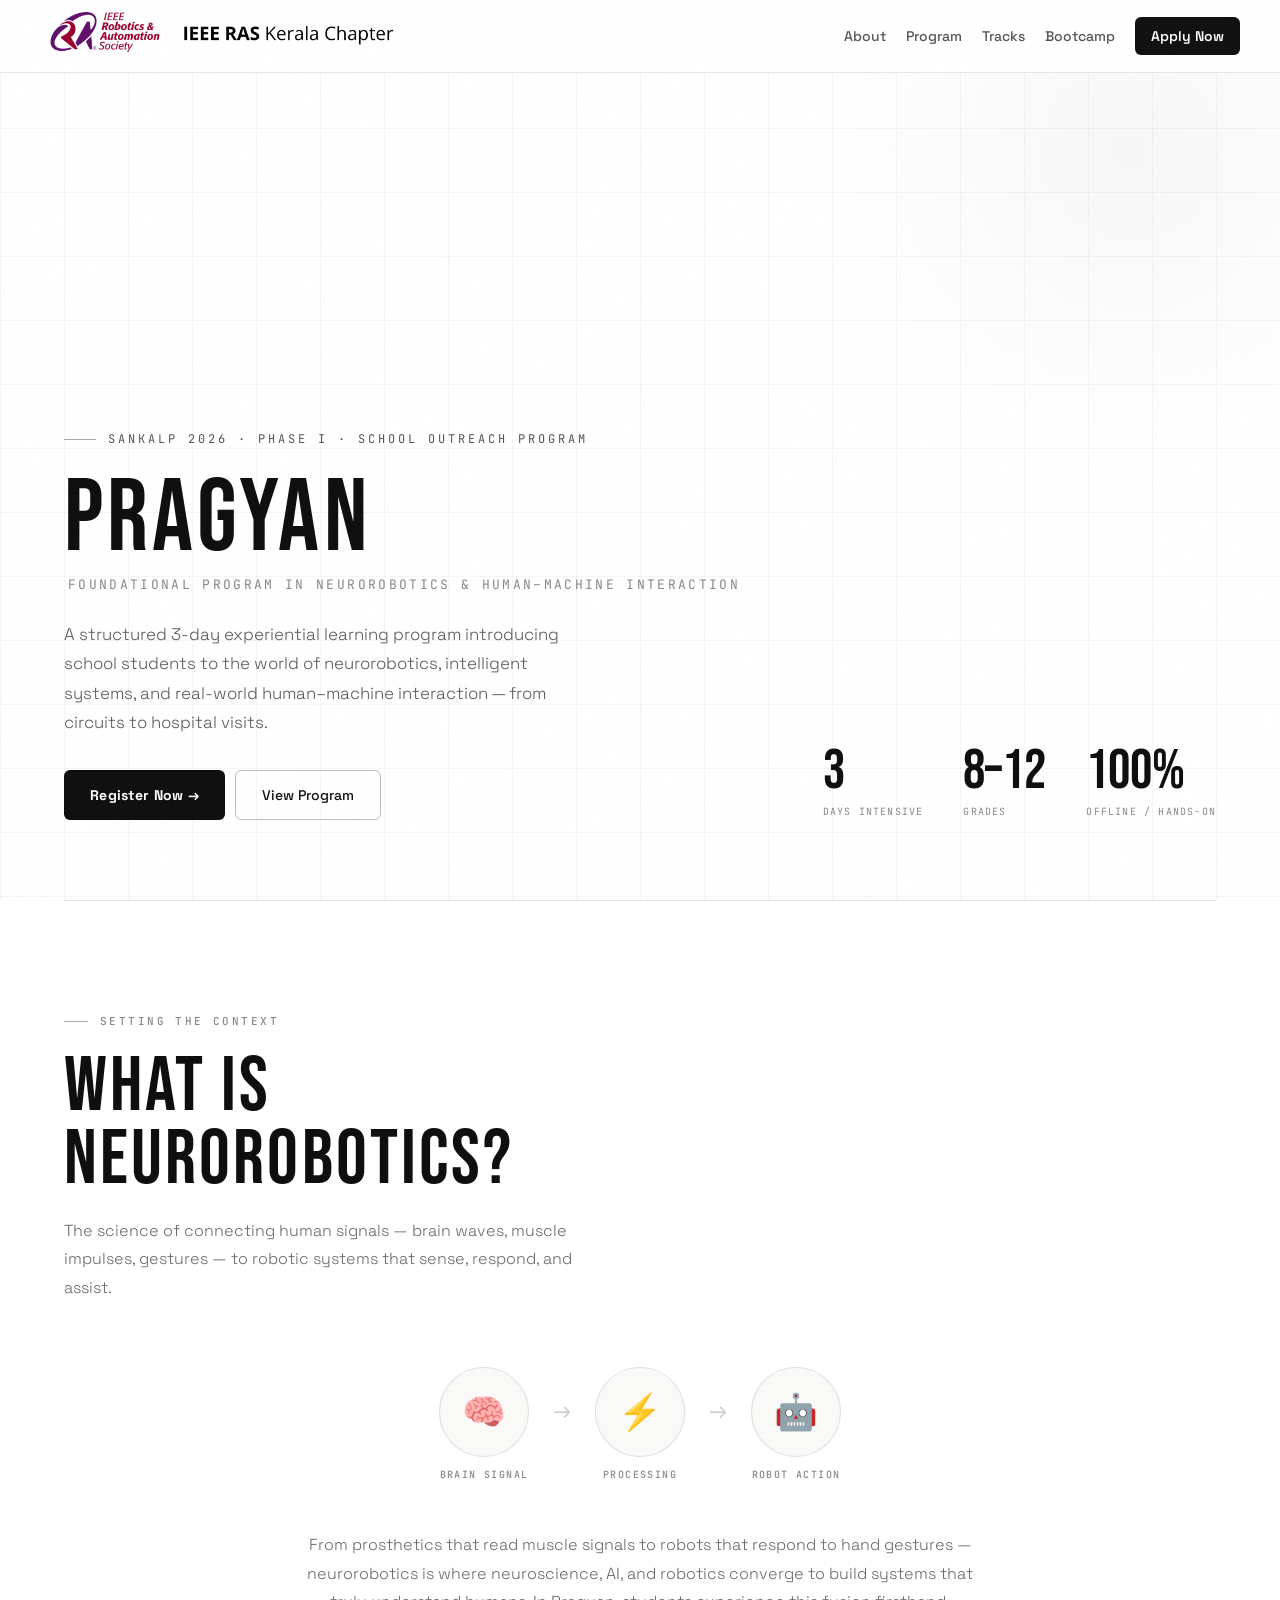
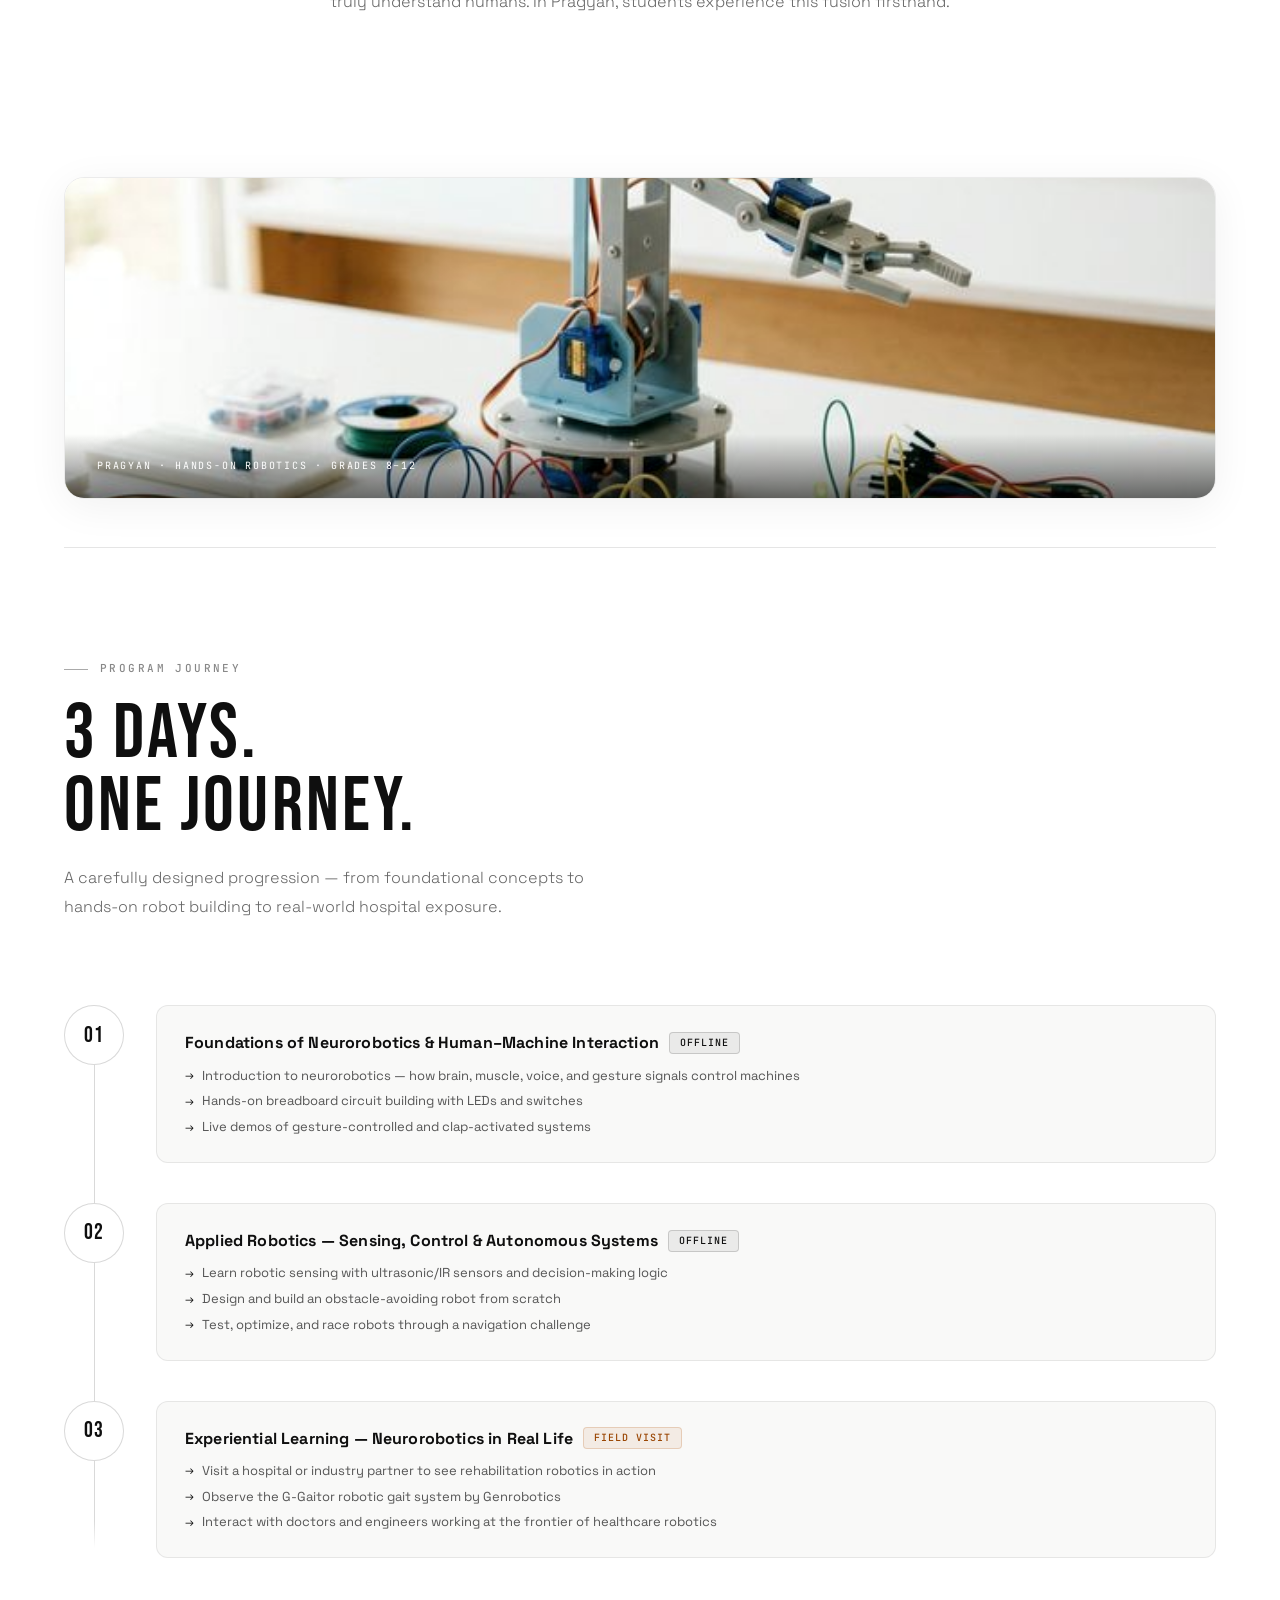
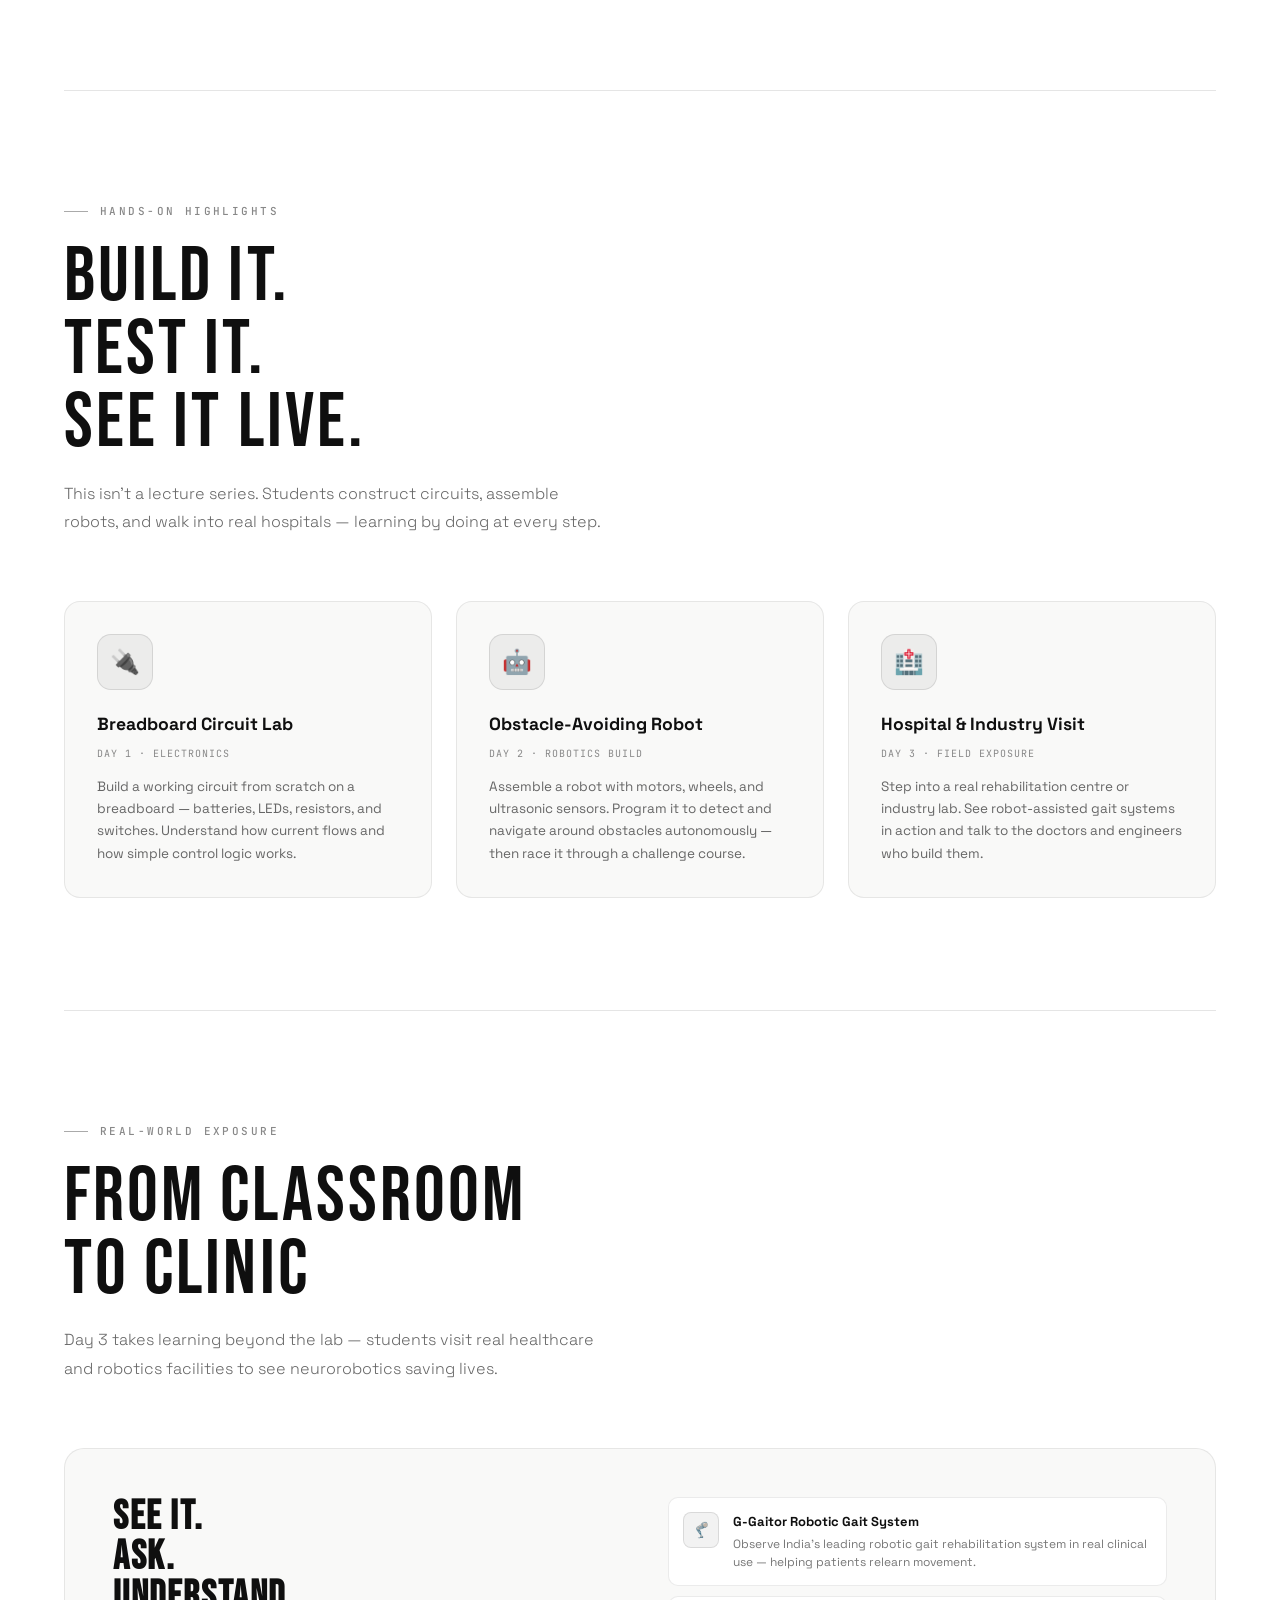
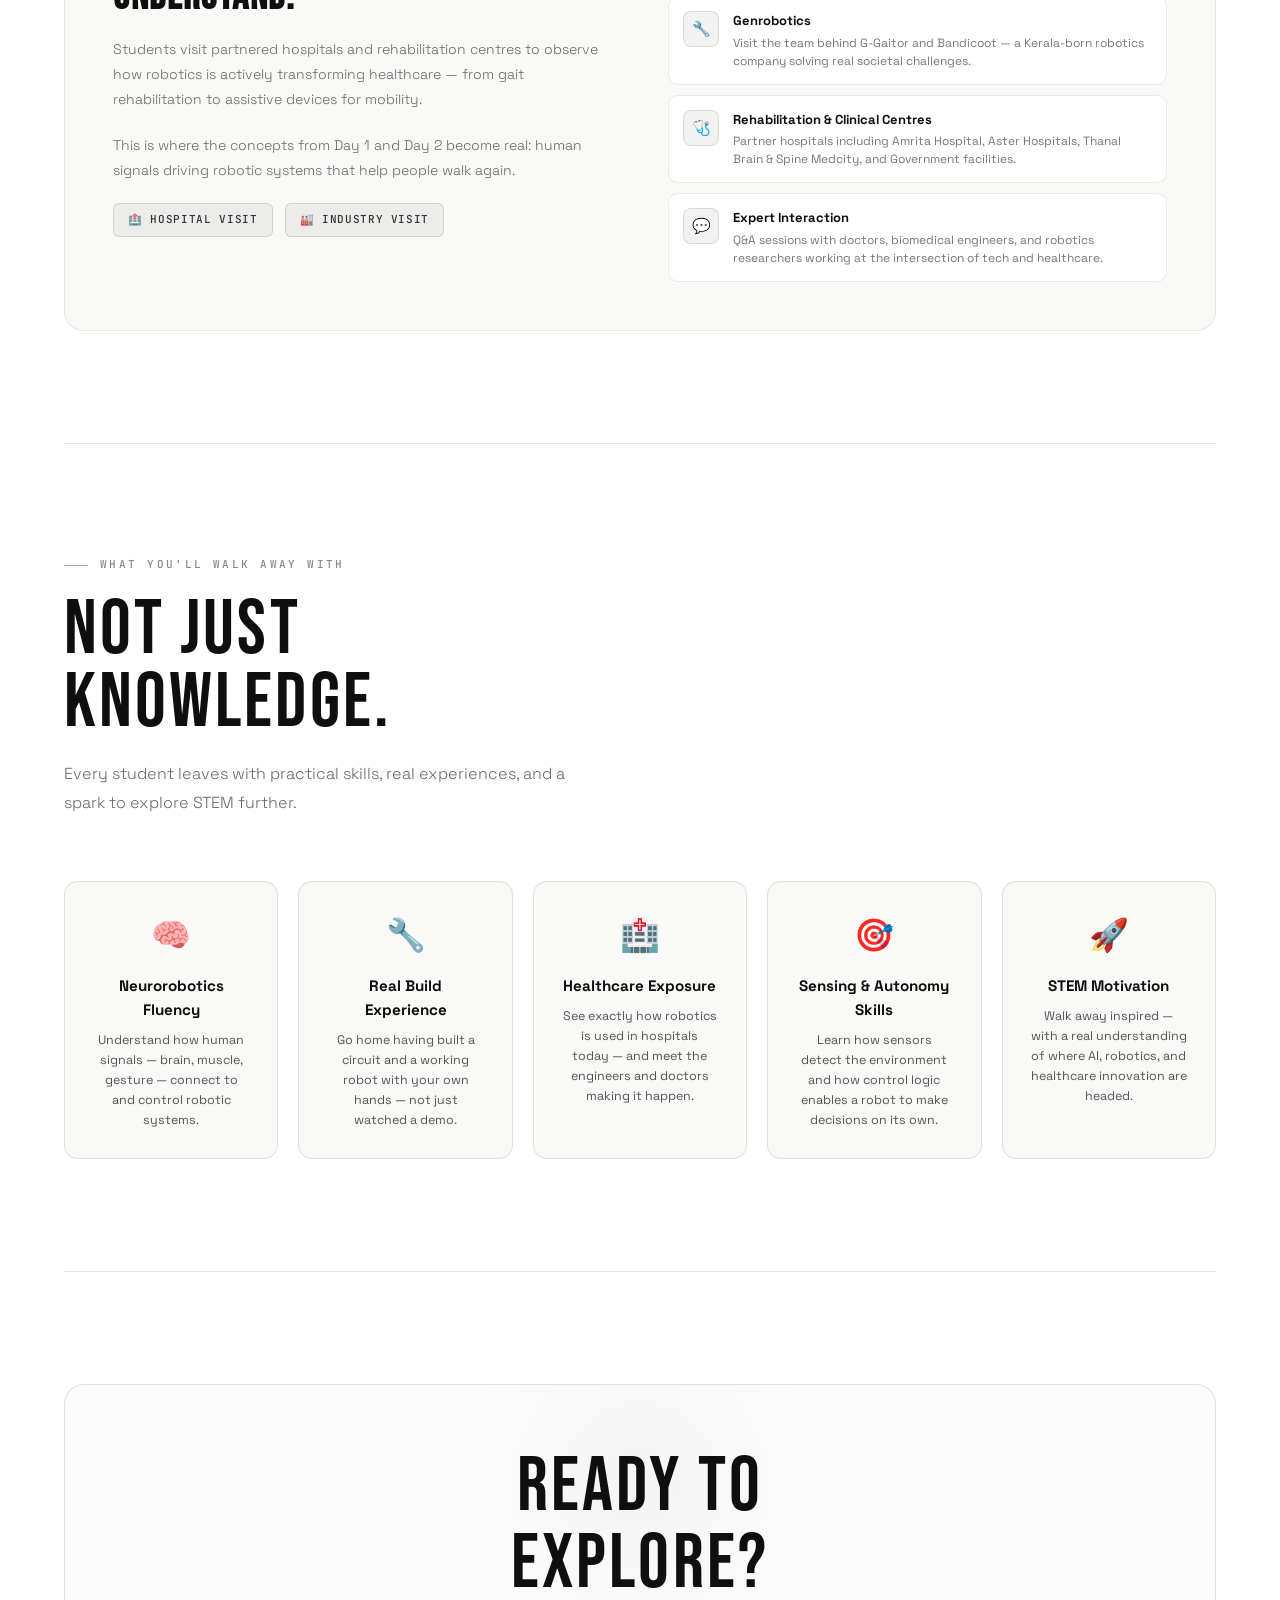
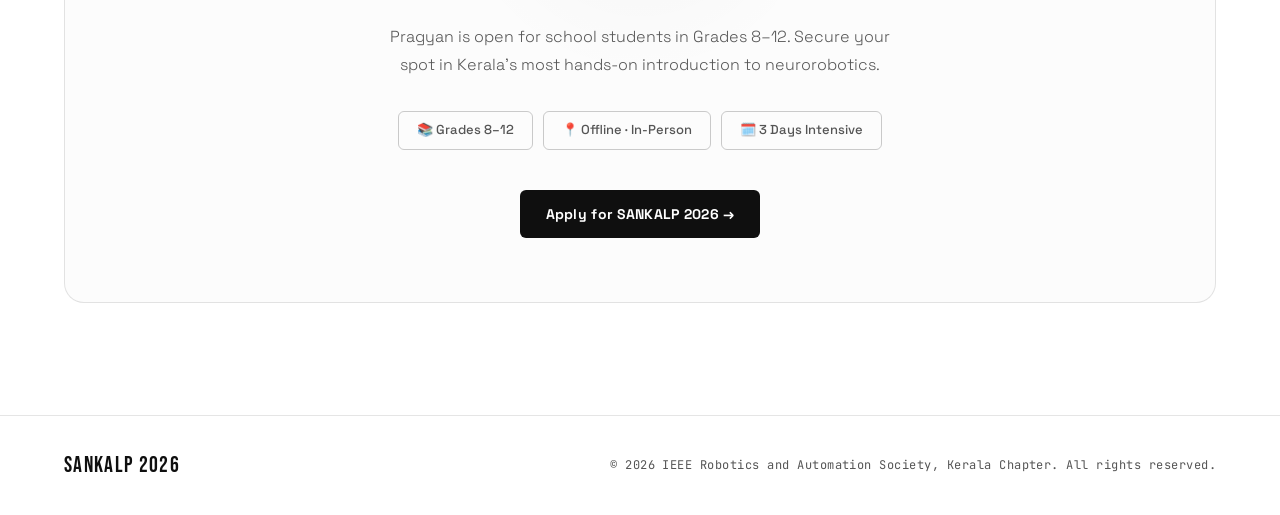
<file: phase1.html>
<!DOCTYPE html>
<html lang="en">
<head>
<meta charset="UTF-8">
<meta name="viewport" content="width=device-width, initial-scale=1.0">
<title>Pragyan — Phase I | SANKALP 2026</title>
<meta name="description" content="Pragyan: A 3-day foundational program in Neurorobotics & Human–Machine Interaction for school students (Grades 8–12). Part of SANKALP 2026 by IEEE RAS Kerala Chapter.">
<link href="https://fonts.googleapis.com/css2?family=Bebas+Neue&family=Space+Grotesk:wght@300;400;500;600;700&family=JetBrains+Mono:wght@400;500&display=swap" rel="stylesheet">
<style>
/* ── RESET ── */
*, *::before, *::after { box-sizing: border-box; margin: 0; padding: 0; }

:root {
  --black: #0a0a0a;
  --white: #0f0f0f;
  --white3: #555555;
  --border: rgba(0,0,0,0.1);
  --border2: rgba(0,0,0,0.2);
  --bg: #ffffff;
  --bg2: #f7f7f5;
  --bg3: #f0efec;
  --font-display: 'Bebas Neue', sans-serif;
  --font-body: 'Space Grotesk', sans-serif;
  --font-mono: 'JetBrains Mono', monospace;
}

html { scroll-behavior: smooth; }

body {
  background: #ffffff;
  color: var(--white);
  font-family: var(--font-body);
  font-size: 16px;
  line-height: 1.6;
  overflow-x: hidden;
}

/* noise texture */
body::after {
  content: '';
  position: fixed;
  inset: 0;
  background-image: url("data:image/svg+xml,%3Csvg viewBox='0 0 256 256' xmlns='http://www.w3.org/2000/svg'%3E%3Cfilter id='noise'%3E%3CfeTurbulence type='fractalNoise' baseFrequency='0.9' numOctaves='4' stitchTiles='stitch'/%3E%3C/filter%3E%3Crect width='100%25' height='100%25' filter='url(%23noise)' opacity='1'/%3E%3C/svg%3E");
  opacity: 0.018;
  pointer-events: none;
  z-index: 9999;
}

/* ── HEADER ── */
#header {
  position: fixed;
  top: 0; left: 0; right: 0;
  z-index: 1000;
  background: rgba(255,255,255,0.94);
  backdrop-filter: blur(20px);
  border-bottom: 1px solid var(--border);
}

.header-container {
  width: 100%;
  padding: 12px 40px;
  display: flex;
  align-items: center;
  justify-content: space-between;
}

.header-left { display: flex; align-items: center; gap: 12px; }
.header-left img { height: 40px; }

.navbar { display: flex; align-items: center; gap: 20px; }
.navbar a {
  text-decoration: none;
  color: #555;
  font-size: 14px;
  font-weight: 500;
  transition: color 0.2s;
}
.navbar a:hover { color: #000; }
.nav-cta {
  background: #111 !important;
  color: #fff !important;
  padding: 8px 16px;
  border-radius: 6px;
  font-weight: 600 !important;
}
.nav-cta:hover { background: #333 !important; }

/* ── SHARED ── */
section {
  position: relative;
  z-index: 1;
  padding: 7rem 5%;
}

.section-label {
  font-family: var(--font-mono);
  font-size: 11px;
  font-weight: 500;
  letter-spacing: 0.22em;
  text-transform: uppercase;
  color: #888;
  margin-bottom: 1.25rem;
  display: flex;
  align-items: center;
  gap: 12px;
}
.section-label::before {
  content: '';
  width: 24px;
  height: 1px;
  background: #aaa;
  flex-shrink: 0;
}

.section-title {
  font-family: var(--font-display);
  font-size: clamp(3rem, 6vw, 5.5rem);
  font-weight: 400;
  line-height: 0.95;
  letter-spacing: 0.04em;
  color: #0f0f0f;
  margin-bottom: 1.25rem;
}

.section-sub {
  font-size: 1rem;
  color: #666;
  font-weight: 300;
  max-width: 540px;
  margin-bottom: 4rem;
  line-height: 1.8;
}

.section-divider {
  position: relative;
  z-index: 1;
  height: 1px;
  background: var(--border);
  margin: 0 5%;
}

.btn-primary {
  display: inline-flex;
  align-items: center;
  gap: 8px;
  padding: 13px 26px;
  background: #0f0f0f;
  color: #ffffff;
  text-decoration: none;
  font-family: var(--font-body);
  font-size: 14px;
  font-weight: 700;
  border-radius: 6px;
  transition: all 0.2s;
  border: none;
  cursor: pointer;
  letter-spacing: 0.02em;
}
.btn-primary:hover { background: #333; transform: translateY(-1px); }

.btn-outline {
  display: inline-flex;
  align-items: center;
  gap: 8px;
  padding: 13px 26px;
  border: 1px solid rgba(0,0,0,0.25);
  color: #0f0f0f;
  text-decoration: none;
  font-size: 14px;
  font-weight: 500;
  border-radius: 6px;
  transition: all 0.2s;
  background: transparent;
  cursor: pointer;
}
.btn-outline:hover { border-color: rgba(0,0,0,0.5); background: rgba(0,0,0,0.04); }

/* ── REVEAL ── */
.reveal {
  opacity: 0;
  transform: translateY(24px);
  transition: opacity 0.65s ease, transform 0.65s ease;
}
.reveal.visible { opacity: 1; transform: translateY(0); }
.reveal-delay-1 { transition-delay: 0.1s; }
.reveal-delay-2 { transition-delay: 0.2s; }
.reveal-delay-3 { transition-delay: 0.3s; }

/* ── HERO ── */
.hero {
  min-height: 100vh;
  display: flex;
  flex-direction: column;
  justify-content: flex-end;
  padding: 0 5% 5rem;
  position: relative;
  overflow: hidden;
}

.hero-bg-lines {
  position: absolute;
  inset: 0;
  background-image:
    linear-gradient(rgba(0,0,0,0.04) 1px, transparent 1px),
    linear-gradient(90deg, rgba(0,0,0,0.04) 1px, transparent 1px);
  background-size: 64px 64px;
  pointer-events: none;
}

.hero-accent-circle {
  position: absolute;
  top: -200px;
  right: -200px;
  width: 700px;
  height: 700px;
  background: radial-gradient(circle, rgba(0,0,0,0.03) 0%, transparent 60%);
  border-radius: 50%;
  pointer-events: none;
}

.hero-year-label {
  font-family: var(--font-mono);
  font-size: 12px;
  color: #555;
  letter-spacing: 0.25em;
  text-transform: uppercase;
  margin-bottom: 1.5rem;
  display: flex;
  align-items: center;
  gap: 12px;
}
.hero-year-label::before {
  content: '';
  width: 32px;
  height: 1px;
  background: #aaa;
}

.hero-program-name {
  font-family: var(--font-display);
  font-size: clamp(4rem, 8vw, 7rem);
  letter-spacing: 0.04em;
  line-height: 0.92;
  color: #0f0f0f;
  margin-bottom: 0.5rem;
}

.hero-phase-label {
  font-family: var(--font-mono);
  font-size: 13px;
  letter-spacing: 0.18em;
  text-transform: uppercase;
  color: #888;
  margin-bottom: 1.5rem;
  padding-left: 4px;
}

.hero-bottom {
  display: flex;
  align-items: flex-end;
  justify-content: space-between;
  gap: 3rem;
  flex-wrap: wrap;
}

.hero-desc-block { max-width: 520px; }
.hero-desc-block p {
  font-size: 1.05rem;
  color: #555;
  font-weight: 300;
  line-height: 1.75;
  margin-bottom: 2rem;
}
.hero-actions { display: flex; gap: 10px; flex-wrap: wrap; }

.hero-stats { display: flex; gap: 2.5rem; flex-wrap: wrap; }
.hero-stat-val {
  font-family: var(--font-display);
  font-size: 3.5rem;
  line-height: 1;
  color: #0f0f0f;
}
.hero-stat-label {
  font-family: var(--font-mono);
  font-size: 10px;
  color: #888;
  letter-spacing: 0.12em;
  text-transform: uppercase;
  margin-top: 4px;
}

/* ── NEUROROBOTICS EXPLAINER ── */
.neuro-flow {
  display: flex;
  align-items: center;
  justify-content: center;
  gap: 0;
  flex-wrap: wrap;
  margin-bottom: 3rem;
}

.neuro-flow-step {
  display: flex;
  flex-direction: column;
  align-items: center;
  gap: 10px;
}

.neuro-icon-circle {
  width: 90px;
  height: 90px;
  border-radius: 50%;
  background: #f9f9f8;
  border: 1px solid rgba(0,0,0,0.1);
  display: flex;
  align-items: center;
  justify-content: center;
  font-size: 2.2rem;
  transition: transform 0.3s, border-color 0.3s;
}
.neuro-icon-circle:hover {
  transform: scale(1.08);
  border-color: rgba(0,0,0,0.25);
}

.neuro-flow-label {
  font-family: var(--font-mono);
  font-size: 10px;
  letter-spacing: 0.14em;
  text-transform: uppercase;
  color: #888;
  font-weight: 500;
}

.neuro-flow-arrow {
  font-size: 1.4rem;
  color: #ccc;
  margin: 0 1.5rem;
  padding-bottom: 28px;
}

.neuro-desc {
  max-width: 680px;
  margin: 0 auto;
  text-align: center;
  font-size: 1rem;
  color: #666;
  font-weight: 300;
  line-height: 1.8;
}

/* ── PROGRAM JOURNEY (TIMELINE) ── */
.journey-grid {
  display: flex;
  flex-direction: column;
  gap: 0;
  position: relative;
}

.journey-grid::before {
  content: '';
  position: absolute;
  left: 30px;
  top: 30px;
  bottom: 30px;
  width: 1px;
  background: linear-gradient(to bottom, transparent, rgba(0,0,0,0.15) 5%, rgba(0,0,0,0.15) 95%, transparent);
}

.journey-item {
  display: flex;
  gap: 2rem;
  padding: 1.25rem 0;
  position: relative;
}

.journey-num {
  width: 60px;
  height: 60px;
  border-radius: 50%;
  background: #ffffff;
  border: 1px solid rgba(0,0,0,0.15);
  display: flex;
  align-items: center;
  justify-content: center;
  font-family: var(--font-display);
  font-size: 22px;
  letter-spacing: 0.05em;
  color: #0f0f0f;
  flex-shrink: 0;
  z-index: 2;
  position: relative;
}

.journey-content {
  flex: 1;
  background: #f9f9f8;
  border: 1px solid rgba(0,0,0,0.08);
  border-radius: 12px;
  padding: 1.5rem 1.75rem;
  transition: border-color 0.25s, transform 0.25s;
}
.journey-content:hover {
  border-color: rgba(0,0,0,0.15);
  transform: translateX(4px);
}

.journey-meta {
  display: flex;
  align-items: center;
  gap: 10px;
  margin-bottom: 0.6rem;
  flex-wrap: wrap;
}

.journey-title {
  font-family: var(--font-body);
  font-size: 1rem;
  font-weight: 700;
  color: #0f0f0f;
  letter-spacing: 0.01em;
}

.journey-badge {
  padding: 2px 10px;
  border-radius: 4px;
  font-family: var(--font-mono);
  font-size: 10px;
  font-weight: 500;
  letter-spacing: 0.1em;
  text-transform: uppercase;
  background: rgba(0,0,0,0.06);
  color: #0f0f0f;
  border: 1px solid rgba(0,0,0,0.15);
}
.badge-field {
  background: rgba(180,80,0,0.08);
  color: #994400;
  border: 1px solid rgba(180,80,0,0.2);
}

.journey-highlights {
  list-style: none;
  display: flex;
  flex-direction: column;
  gap: 5px;
  margin-top: 0.5rem;
}
.journey-highlights li {
  display: flex;
  align-items: center;
  gap: 8px;
  font-size: 13px;
  color: #555;
}
.journey-highlights li::before {
  content: '→';
  color: #0f0f0f;
  font-size: 11px;
  flex-shrink: 0;
}

/* ── HANDS-ON HIGHLIGHTS ── */
.hands-on-grid {
  display: grid;
  grid-template-columns: repeat(auto-fit, minmax(280px, 1fr));
  gap: 1.5rem;
}

.hands-on-card {
  background: #f9f9f8;
  border: 1px solid rgba(0,0,0,0.08);
  border-radius: 16px;
  padding: 2rem;
  position: relative;
  overflow: hidden;
  transition: border-color 0.3s, transform 0.3s;
}
.hands-on-card::before {
  content: '';
  position: absolute;
  top: 0; left: 0; right: 0;
  height: 2px;
  background: transparent;
  transition: background 0.3s;
}
.hands-on-card:hover {
  border-color: rgba(0,0,0,0.18);
  transform: translateY(-4px);
}
.hands-on-card:hover::before { background: #0f0f0f; }

.hands-on-icon {
  width: 56px;
  height: 56px;
  background: rgba(0,0,0,0.05);
  border: 1px solid rgba(0,0,0,0.1);
  border-radius: 14px;
  display: flex;
  align-items: center;
  justify-content: center;
  font-size: 24px;
  margin-bottom: 1.25rem;
}

.hands-on-title {
  font-family: var(--font-body);
  font-size: 1.1rem;
  font-weight: 700;
  color: #0f0f0f;
  margin-bottom: 0.5rem;
}

.hands-on-sub {
  font-family: var(--font-mono);
  font-size: 10px;
  letter-spacing: 0.1em;
  text-transform: uppercase;
  color: #888;
  margin-bottom: 0.85rem;
}

.hands-on-desc {
  font-size: 13.5px;
  color: #666;
  line-height: 1.65;
}

/* ── REAL WORLD EXPOSURE ── */
.exposure-inner {
  background: #f9f9f8;
  border: 1px solid rgba(0,0,0,0.08);
  border-radius: 20px;
  padding: 3rem;
  display: grid;
  grid-template-columns: 1fr 1fr;
  gap: 3.5rem;
  align-items: start;
}

.exposure-left h3 {
  font-family: var(--font-display);
  font-size: 2.5rem;
  letter-spacing: 0.04em;
  color: #0f0f0f;
  margin-bottom: 1.25rem;
  line-height: 1;
}

.exposure-left p {
  font-size: 14px;
  color: #666;
  line-height: 1.8;
  margin-bottom: 1.25rem;
  font-weight: 300;
}

.exposure-badge {
  display: inline-flex;
  align-items: center;
  gap: 8px;
  padding: 7px 14px;
  background: rgba(0,0,0,0.05);
  border: 1px solid rgba(0,0,0,0.12);
  border-radius: 6px;
  font-family: var(--font-mono);
  font-size: 11px;
  font-weight: 500;
  color: #333;
  margin-bottom: 1rem;
  letter-spacing: 0.06em;
  text-transform: uppercase;
  margin-right: 8px;
}

.exposure-pillars {
  display: flex;
  flex-direction: column;
  gap: 10px;
}

.exposure-pillar {
  display: flex;
  align-items: flex-start;
  gap: 14px;
  padding: 14px;
  border: 1px solid rgba(0,0,0,0.08);
  border-radius: 10px;
  background: #ffffff;
  transition: border-color 0.2s;
}
.exposure-pillar:hover { border-color: rgba(0,0,0,0.15); }

.exposure-pillar-icon {
  width: 36px;
  height: 36px;
  border-radius: 8px;
  background: rgba(0,0,0,0.05);
  border: 1px solid rgba(0,0,0,0.1);
  display: flex;
  align-items: center;
  justify-content: center;
  font-size: 15px;
  flex-shrink: 0;
}

.exposure-pillar-text h4 {
  font-size: 13px;
  font-weight: 700;
  color: #0f0f0f;
  margin-bottom: 2px;
}
.exposure-pillar-text p {
  font-size: 12px;
  color: #777;
  line-height: 1.5;
}

/* ── OUTCOMES ── */
.outcomes-grid {
  display: grid;
  grid-template-columns: repeat(auto-fit, minmax(200px, 1fr));
  gap: 1.25rem;
}

.outcome-card {
  background: #f9f9f8;
  border: 1px solid var(--border);
  border-radius: 14px;
  padding: 1.75rem;
  text-align: center;
  transition: border-color 0.25s, transform 0.25s;
}
.outcome-card:hover {
  border-color: var(--border2);
  transform: translateY(-3px);
}

.outcome-icon { font-size: 2rem; margin-bottom: 0.75rem; display: block; }
.outcome-title { font-size: 0.95rem; font-weight: 700; color: var(--white); margin-bottom: 0.5rem; }
.outcome-desc { font-size: 12.5px; color: var(--white3); line-height: 1.6; }

/* ── CTA ── */
.apply-inner {
  background: #fcfcfc;
  border: 1px solid var(--border);
  border-radius: 20px;
  padding: 4rem;
  text-align: center;
  position: relative;
  overflow: hidden;
}
.apply-inner::before {
  content: '';
  position: absolute;
  top: -100px; left: 50%;
  transform: translateX(-50%);
  width: 500px; height: 400px;
  background: radial-gradient(circle, rgba(0,0,0,0.03) 0%, transparent 60%);
  border-radius: 50%;
  pointer-events: none;
}

.apply-title {
  font-family: var(--font-display);
  font-size: clamp(3rem, 6vw, 5rem);
  letter-spacing: 0.04em;
  color: var(--white);
  margin-bottom: 1.25rem;
  position: relative;
  line-height: 1;
}

.apply-desc {
  color: var(--white3);
  font-size: 1rem;
  font-weight: 300;
  max-width: 500px;
  margin: 0 auto 2rem;
  position: relative;
  line-height: 1.75;
}

.eligibility-row {
  display: flex;
  justify-content: center;
  gap: 10px;
  flex-wrap: wrap;
  margin-bottom: 2.5rem;
  position: relative;
}

.elig-pill {
  padding: 8px 18px;
  border: 1px solid var(--border2);
  border-radius: 6px;
  font-size: 13px;
  color: var(--white3);
  font-weight: 500;
}

.apply-buttons {
  display: flex;
  gap: 12px;
  justify-content: center;
  flex-wrap: wrap;
  position: relative;
}

/* ── FOOTER ── */
footer {
  position: relative;
  z-index: 1;
  padding: 2rem 5%;
  border-top: 1px solid var(--border);
  display: flex;
  align-items: center;
  justify-content: space-between;
  flex-wrap: wrap;
  gap: 1rem;
}

.footer-logo {
  font-family: var(--font-display);
  font-size: 22px;
  letter-spacing: 0.06em;
  color: var(--white);
}

footer p {
  font-size: 12px;
  color: var(--white3);
  font-family: var(--font-mono);
  letter-spacing: 0.04em;
}

/* ── RESPONSIVE ── */
@media (max-width: 1024px) {
  .hero { padding: 100px 40px 60px; }
  .hero-bottom { flex-direction: column; align-items: flex-start; gap: 2.5rem; }
  .hero-stats { gap: 2rem; }
  .exposure-inner { grid-template-columns: 1fr; gap: 2rem; }
}

@media (max-width: 768px) {
  #header .header-container { padding: 10px 20px; }
  .header-left img { height: 30px; }
  .navbar a:not(.nav-cta) { display: none; }
  .nav-cta { padding: 6px 12px; font-size: 12px; }

  .hero { padding: 90px 20px 40px; justify-content: center; }
  .hero-program-name { font-size: clamp(3rem, 10vw, 5rem); }
  .hero-desc-block { max-width: 100%; }
  .hero-desc-block p { font-size: 14px; }
  .hero-stats { width: 100%; justify-content: space-between; gap: 1rem; }
  .hero-stat-val { font-size: 2rem; }
  .hero-stat-label { font-size: 9px; }

  section { padding: 4rem 20px; }
  .section-title { font-size: 2.2rem; }
  .section-sub { font-size: 14px; }

  .btn-primary, .btn-outline { padding: 10px 18px; font-size: 13px; }

  .neuro-flow { gap: 0.5rem; }
  .neuro-icon-circle { width: 64px; height: 64px; font-size: 1.6rem; }
  .neuro-flow-arrow { margin: 0 0.75rem; font-size: 1.1rem; }

  .journey-grid::before { left: 26px; }
  .journey-num { width: 52px; height: 52px; font-size: 18px; }

  .hands-on-grid { grid-template-columns: 1fr; }

  .exposure-inner { padding: 2rem; }
  .apply-inner { padding: 2.5rem 1.5rem; }

  footer { flex-direction: column; align-items: flex-start; gap: 10px; }
}

@media (max-width: 480px) {
  .hero-stat-val { font-size: 1.6rem; }
  .nav-cta { padding: 5px 10px; font-size: 11px; }
  .neuro-flow { flex-direction: column; gap: 1rem; }
  .neuro-flow-arrow { transform: rotate(90deg); margin: 0; padding: 0; }
}

/* ── ACCENT IMAGE ── */
.accent-image-section {
  position: relative;
  z-index: 1;
  padding: 3rem 5%;
  overflow: hidden;
}
.accent-image-wrap {
  position: relative;
  border-radius: 20px;
  overflow: hidden;
  border: 1px solid rgba(0,0,0,0.08);
  box-shadow: 0 8px 40px rgba(0,0,0,0.06);
}
.accent-image-wrap img {
  display: block;
  width: 100%;
  height: 320px;
  object-fit: cover;
  filter: grayscale(15%) contrast(1.02);
  transition: transform 0.6s ease, filter 0.4s ease;
}
.accent-image-wrap:hover img {
  transform: scale(1.03);
  filter: grayscale(0%) contrast(1.05);
}
.accent-image-caption {
  position: absolute;
  bottom: 0;
  left: 0;
  right: 0;
  padding: 1.5rem 2rem;
  background: linear-gradient(to top, rgba(0,0,0,0.55), transparent);
  color: #fff;
  font-family: var(--font-mono);
  font-size: 10px;
  letter-spacing: 0.18em;
  text-transform: uppercase;
}
@media (max-width: 768px) {
  .accent-image-section { padding: 2rem 20px; }
  .accent-image-wrap img { height: 200px; }
  .accent-image-wrap { border-radius: 14px; }
  .accent-image-caption { padding: 1rem 1.25rem; font-size: 9px; }
}
</style>
</head>
<body>

<!-- HEADER -->
<header id="header">
  <div class="header-container">
    <div class="header-left">
      <a href="index.html"><img src="/assets/RAS main logo.png" alt="IEEE RAS Kerala Chapter"></a>
    </div>
    <nav class="navbar">
      <a href="index.html#about">About</a>
      <a href="index.html#program">Program</a>
      <a href="index.html#tracks">Tracks</a>
      <a href="index.html#bootcamp">Bootcamp</a>
      <a href="apply.html" class="nav-cta">Apply Now</a>
    </nav>
  </div>
</header>

<!-- HERO -->
<section class="hero" id="home">
  <div class="hero-bg-lines"></div>
  <div class="hero-accent-circle"></div>

  <div class="hero-year-label">SANKALP 2026 · Phase I · School Outreach Program</div>

  <div class="hero-program-name">PRAGYAN</div>
  <div class="hero-phase-label">Foundational Program in Neurorobotics &amp; Human–Machine Interaction</div>

  <div class="hero-bottom">
    <div class="hero-desc-block">
      <p>A structured 3-day experiential learning program introducing school students to the world of neurorobotics, intelligent systems, and real-world human–machine interaction — from circuits to hospital visits.</p>
      <div class="hero-actions">
        <a href="apply.html" class="btn-primary">Register Now →</a>
        <a href="#journey" class="btn-outline">View Program</a>
      </div>
    </div>
    <div class="hero-stats">
      <div>
        <div class="hero-stat-val">3</div>
        <div class="hero-stat-label">Days Intensive</div>
      </div>
      <div>
        <div class="hero-stat-val">8–12</div>
        <div class="hero-stat-label">Grades</div>
      </div>
      <div>
        <div class="hero-stat-val">100%</div>
        <div class="hero-stat-label">Offline / Hands-on</div>
      </div>
    </div>
  </div>
</section>

<div class="section-divider"></div>

<!-- WHAT IS NEUROROBOTICS -->
<section id="neurorobotics">
  <div class="section-label">Setting the Context</div>
  <h2 class="section-title">WHAT IS<br>NEUROROBOTICS?</h2>
  <p class="section-sub">The science of connecting human signals — brain waves, muscle impulses, gestures — to robotic systems that sense, respond, and assist.</p>

  <div class="neuro-flow reveal">
    <div class="neuro-flow-step">
      <div class="neuro-icon-circle">🧠</div>
      <span class="neuro-flow-label">Brain Signal</span>
    </div>
    <div class="neuro-flow-arrow">→</div>
    <div class="neuro-flow-step">
      <div class="neuro-icon-circle">⚡</div>
      <span class="neuro-flow-label">Processing</span>
    </div>
    <div class="neuro-flow-arrow">→</div>
    <div class="neuro-flow-step">
      <div class="neuro-icon-circle">🤖</div>
      <span class="neuro-flow-label">Robot Action</span>
    </div>
  </div>

  <p class="neuro-desc reveal reveal-delay-1">
    From prosthetics that read muscle signals to robots that respond to hand gestures — neurorobotics is where neuroscience, AI, and robotics converge to build systems that truly understand humans. In Pragyan, students experience this fusion firsthand.
  </p>
</section>

<!-- ACCENT IMAGE -->
<div class="accent-image-section reveal">
  <div class="accent-image-wrap">
    <img src="/assets/school-robotics.png" alt="Educational robot arm with breadboard circuits and electronics" loading="lazy">
    <div class="accent-image-caption">Pragyan · Hands-on Robotics · Grades 8–12</div>
  </div>
</div>

<div class="section-divider"></div>

<!-- PROGRAM JOURNEY -->
<section id="journey">
  <div class="section-label">Program Journey</div>
  <h2 class="section-title">3 DAYS.<br>ONE JOURNEY.</h2>
  <p class="section-sub">A carefully designed progression — from foundational concepts to hands-on robot building to real-world hospital exposure.</p>

  <div class="journey-grid">
    <!-- DAY 1 -->
    <div class="journey-item reveal">
      <div class="journey-num">01</div>
      <div class="journey-content">
        <div class="journey-meta">
          <span class="journey-title">Foundations of Neurorobotics &amp; Human–Machine Interaction</span>
          <span class="journey-badge">Offline</span>
        </div>
        <ul class="journey-highlights">
          <li>Introduction to neurorobotics — how brain, muscle, voice, and gesture signals control machines</li>
          <li>Hands-on breadboard circuit building with LEDs and switches</li>
          <li>Live demos of gesture-controlled and clap-activated systems</li>
        </ul>
      </div>
    </div>

    <!-- DAY 2 -->
    <div class="journey-item reveal reveal-delay-1">
      <div class="journey-num">02</div>
      <div class="journey-content">
        <div class="journey-meta">
          <span class="journey-title">Applied Robotics — Sensing, Control &amp; Autonomous Systems</span>
          <span class="journey-badge">Offline</span>
        </div>
        <ul class="journey-highlights">
          <li>Learn robotic sensing with ultrasonic/IR sensors and decision-making logic</li>
          <li>Design and build an obstacle-avoiding robot from scratch</li>
          <li>Test, optimize, and race robots through a navigation challenge</li>
        </ul>
      </div>
    </div>

    <!-- DAY 3 -->
    <div class="journey-item reveal reveal-delay-2">
      <div class="journey-num">03</div>
      <div class="journey-content">
        <div class="journey-meta">
          <span class="journey-title">Experiential Learning — Neurorobotics in Real Life</span>
          <span class="journey-badge badge-field">Field Visit</span>
        </div>
        <ul class="journey-highlights">
          <li>Visit a hospital or industry partner to see rehabilitation robotics in action</li>
          <li>Observe the G-Gaitor robotic gait system by Genrobotics</li>
          <li>Interact with doctors and engineers working at the frontier of healthcare robotics</li>
        </ul>
      </div>
    </div>
  </div>
</section>

<div class="section-divider"></div>

<!-- HANDS-ON HIGHLIGHTS -->
<section id="hands-on">
  <div class="section-label">Hands-On Highlights</div>
  <h2 class="section-title">BUILD IT.<br>TEST IT.<br>SEE IT LIVE.</h2>
  <p class="section-sub">This isn't a lecture series. Students construct circuits, assemble robots, and walk into real hospitals — learning by doing at every step.</p>

  <div class="hands-on-grid">
    <div class="hands-on-card reveal">
      <div class="hands-on-icon">🔌</div>
      <div class="hands-on-title">Breadboard Circuit Lab</div>
      <div class="hands-on-sub">Day 1 · Electronics</div>
      <p class="hands-on-desc">Build a working circuit from scratch on a breadboard — batteries, LEDs, resistors, and switches. Understand how current flows and how simple control logic works.</p>
    </div>

    <div class="hands-on-card reveal reveal-delay-1">
      <div class="hands-on-icon">🤖</div>
      <div class="hands-on-title">Obstacle-Avoiding Robot</div>
      <div class="hands-on-sub">Day 2 · Robotics Build</div>
      <p class="hands-on-desc">Assemble a robot with motors, wheels, and ultrasonic sensors. Program it to detect and navigate around obstacles autonomously — then race it through a challenge course.</p>
    </div>

    <div class="hands-on-card reveal reveal-delay-2">
      <div class="hands-on-icon">🏥</div>
      <div class="hands-on-title">Hospital &amp; Industry Visit</div>
      <div class="hands-on-sub">Day 3 · Field Exposure</div>
      <p class="hands-on-desc">Step into a real rehabilitation centre or industry lab. See robot-assisted gait systems in action and talk to the doctors and engineers who build them.</p>
    </div>
  </div>
</section>

<div class="section-divider"></div>

<!-- REAL WORLD EXPOSURE -->
<section id="exposure">
  <div class="section-label">Real-World Exposure</div>
  <h2 class="section-title">FROM CLASSROOM<br>TO CLINIC</h2>
  <p class="section-sub">Day 3 takes learning beyond the lab — students visit real healthcare and robotics facilities to see neurorobotics saving lives.</p>

  <div class="exposure-inner reveal">
    <div class="exposure-left">
      <h3>SEE IT.<br>ASK.<br>UNDERSTAND.</h3>
      <p>Students visit partnered hospitals and rehabilitation centres to observe how robotics is actively transforming healthcare — from gait rehabilitation to assistive devices for mobility.</p>
      <p>This is where the concepts from Day 1 and Day 2 become real: human signals driving robotic systems that help people walk again.</p>
      <div>
        <span class="exposure-badge">🏥 Hospital Visit</span>
        <span class="exposure-badge">🏭 Industry Visit</span>
      </div>
    </div>
    <div class="exposure-pillars">
      <div class="exposure-pillar">
        <div class="exposure-pillar-icon">🦿</div>
        <div class="exposure-pillar-text">
          <h4>G-Gaitor Robotic Gait System</h4>
          <p>Observe India's leading robotic gait rehabilitation system in real clinical use — helping patients relearn movement.</p>
        </div>
      </div>
      <div class="exposure-pillar">
        <div class="exposure-pillar-icon">🔧</div>
        <div class="exposure-pillar-text">
          <h4>Genrobotics</h4>
          <p>Visit the team behind G-Gaitor and Bandicoot — a Kerala-born robotics company solving real societal challenges.</p>
        </div>
      </div>
      <div class="exposure-pillar">
        <div class="exposure-pillar-icon">🩺</div>
        <div class="exposure-pillar-text">
          <h4>Rehabilitation &amp; Clinical Centres</h4>
          <p>Partner hospitals including Amrita Hospital, Aster Hospitals, Thanal Brain & Spine Medcity, and Government facilities.</p>
        </div>
      </div>
      <div class="exposure-pillar">
        <div class="exposure-pillar-icon">💬</div>
        <div class="exposure-pillar-text">
          <h4>Expert Interaction</h4>
          <p>Q&A sessions with doctors, biomedical engineers, and robotics researchers working at the intersection of tech and healthcare.</p>
        </div>
      </div>
    </div>
  </div>
</section>

<div class="section-divider"></div>

<!-- OUTCOMES -->
<section id="outcomes">
  <div class="section-label">What You'll Walk Away With</div>
  <h2 class="section-title">NOT JUST<br>KNOWLEDGE.</h2>
  <p class="section-sub">Every student leaves with practical skills, real experiences, and a spark to explore STEM further.</p>

  <div class="outcomes-grid">
    <div class="outcome-card reveal">
      <span class="outcome-icon">🧠</span>
      <div class="outcome-title">Neurorobotics Fluency</div>
      <p class="outcome-desc">Understand how human signals — brain, muscle, gesture — connect to and control robotic systems.</p>
    </div>
    <div class="outcome-card reveal reveal-delay-1">
      <span class="outcome-icon">🔧</span>
      <div class="outcome-title">Real Build Experience</div>
      <p class="outcome-desc">Go home having built a circuit and a working robot with your own hands — not just watched a demo.</p>
    </div>
    <div class="outcome-card reveal reveal-delay-2">
      <span class="outcome-icon">🏥</span>
      <div class="outcome-title">Healthcare Exposure</div>
      <p class="outcome-desc">See exactly how robotics is used in hospitals today — and meet the engineers and doctors making it happen.</p>
    </div>
    <div class="outcome-card reveal reveal-delay-3">
      <span class="outcome-icon">🎯</span>
      <div class="outcome-title">Sensing &amp; Autonomy Skills</div>
      <p class="outcome-desc">Learn how sensors detect the environment and how control logic enables a robot to make decisions on its own.</p>
    </div>
    <div class="outcome-card reveal reveal-delay-1">
      <span class="outcome-icon">🚀</span>
      <div class="outcome-title">STEM Motivation</div>
      <p class="outcome-desc">Walk away inspired — with a real understanding of where AI, robotics, and healthcare innovation are headed.</p>
    </div>
  </div>
</section>

<div class="section-divider"></div>

<!-- CTA -->
<section id="register">
  <div class="apply-inner reveal">
    <div class="apply-title">READY TO<br>EXPLORE?</div>
    <p class="apply-desc">Pragyan is open for school students in Grades 8–12. Secure your spot in Kerala's most hands-on introduction to neurorobotics.</p>
    <div class="eligibility-row">
      <span class="elig-pill">📚 Grades 8–12</span>
      <span class="elig-pill">📍 Offline · In-Person</span>
      <span class="elig-pill">🗓️ 3 Days Intensive</span>
    </div>
    <div class="apply-buttons">
      <a href="apply.html" class="btn-primary">Apply for SANKALP 2026 →</a>
    </div>
  </div>
</section>

<!-- FOOTER -->
<footer>
  <div class="footer-logo">SANKALP 2026</div>
  <p>© 2026 IEEE Robotics and Automation Society, Kerala Chapter. All rights reserved.</p>
</footer>

<script>
  // Reveal on scroll
  const reveals = document.querySelectorAll('.reveal');
  const observer = new IntersectionObserver((entries) => {
    entries.forEach(e => {
      if (e.isIntersecting) {
        e.target.classList.add('visible');
        observer.unobserve(e.target);
      }
    });
  }, { threshold: 0.08, rootMargin: '0px 0px -30px 0px' });
  reveals.forEach(el => observer.observe(el));

  // Smooth scroll
  document.querySelectorAll('a[href^="#"]').forEach(a => {
    a.addEventListener('click', e => {
      const target = document.querySelector(a.getAttribute('href'));
      if (target) {
        e.preventDefault();
        target.scrollIntoView({ behavior: 'smooth', block: 'start' });
      }
    });
  });
</script>
</body>
</html>
</file>
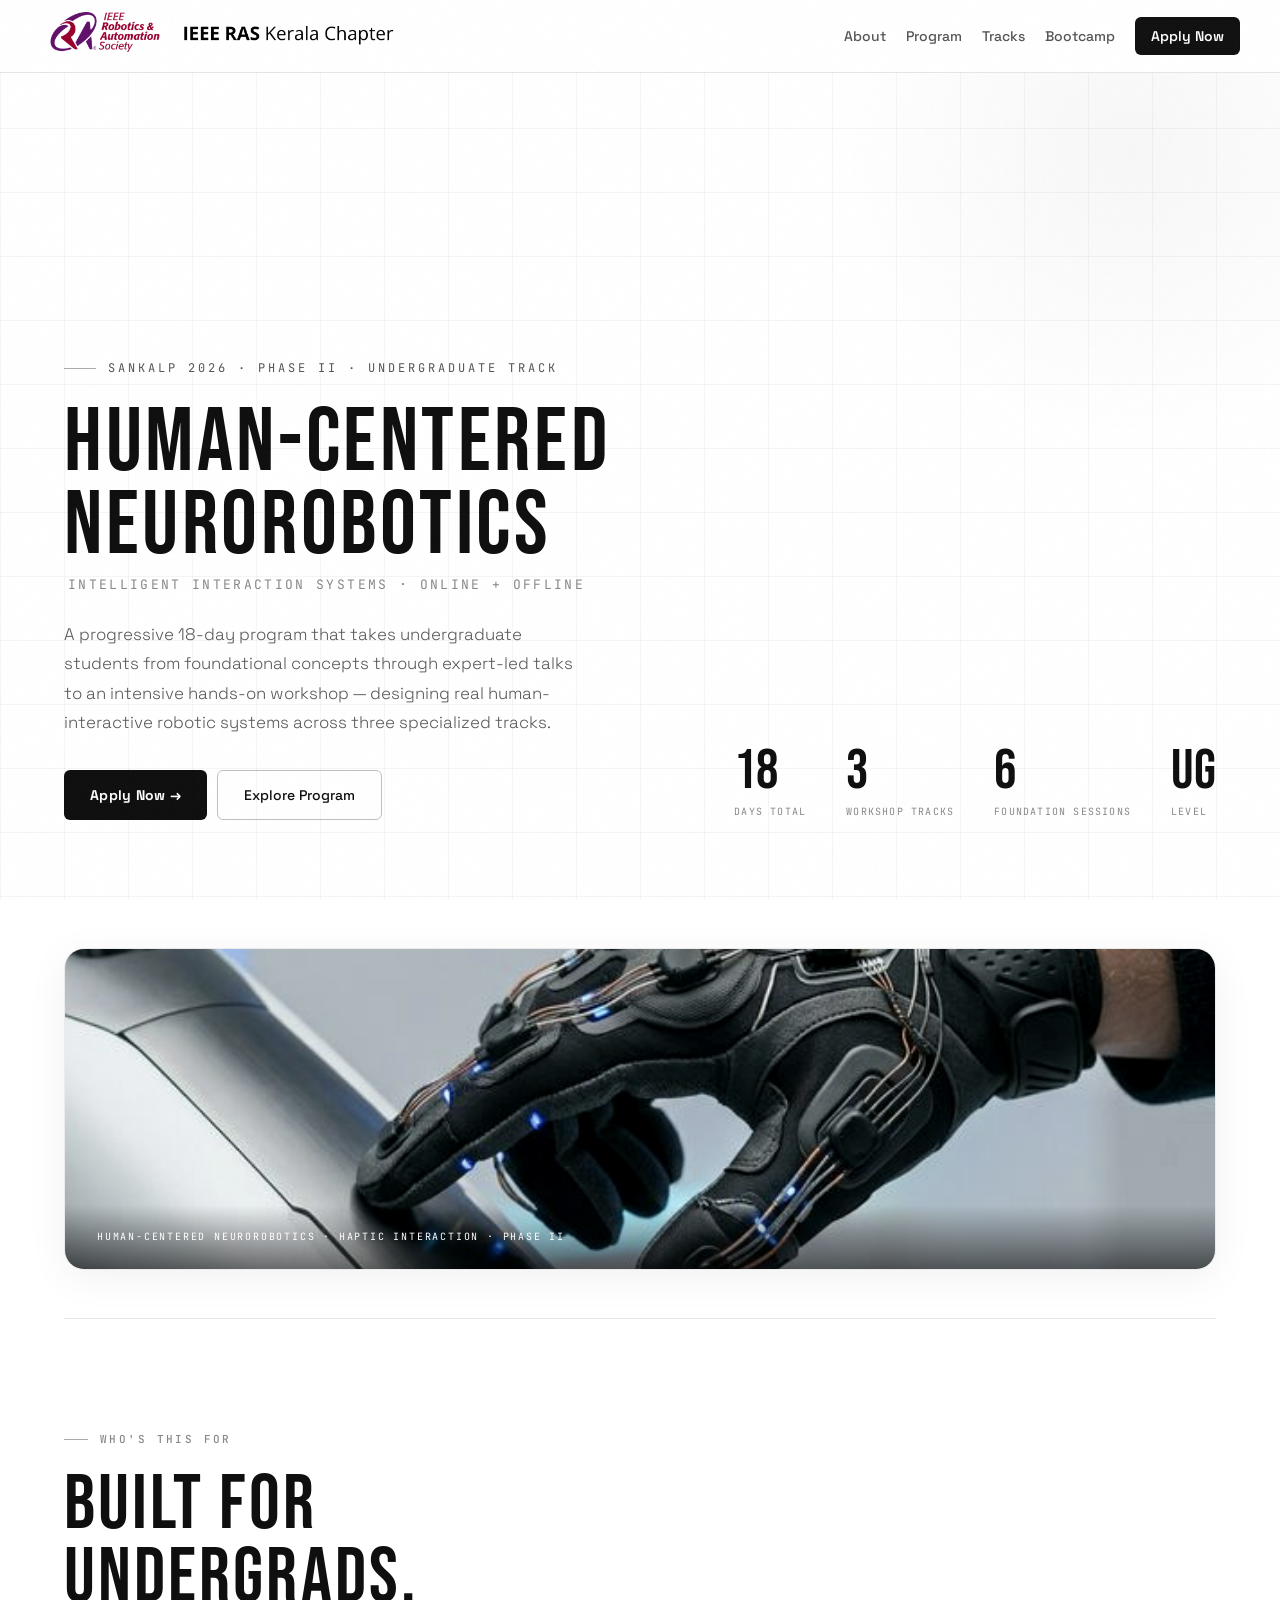
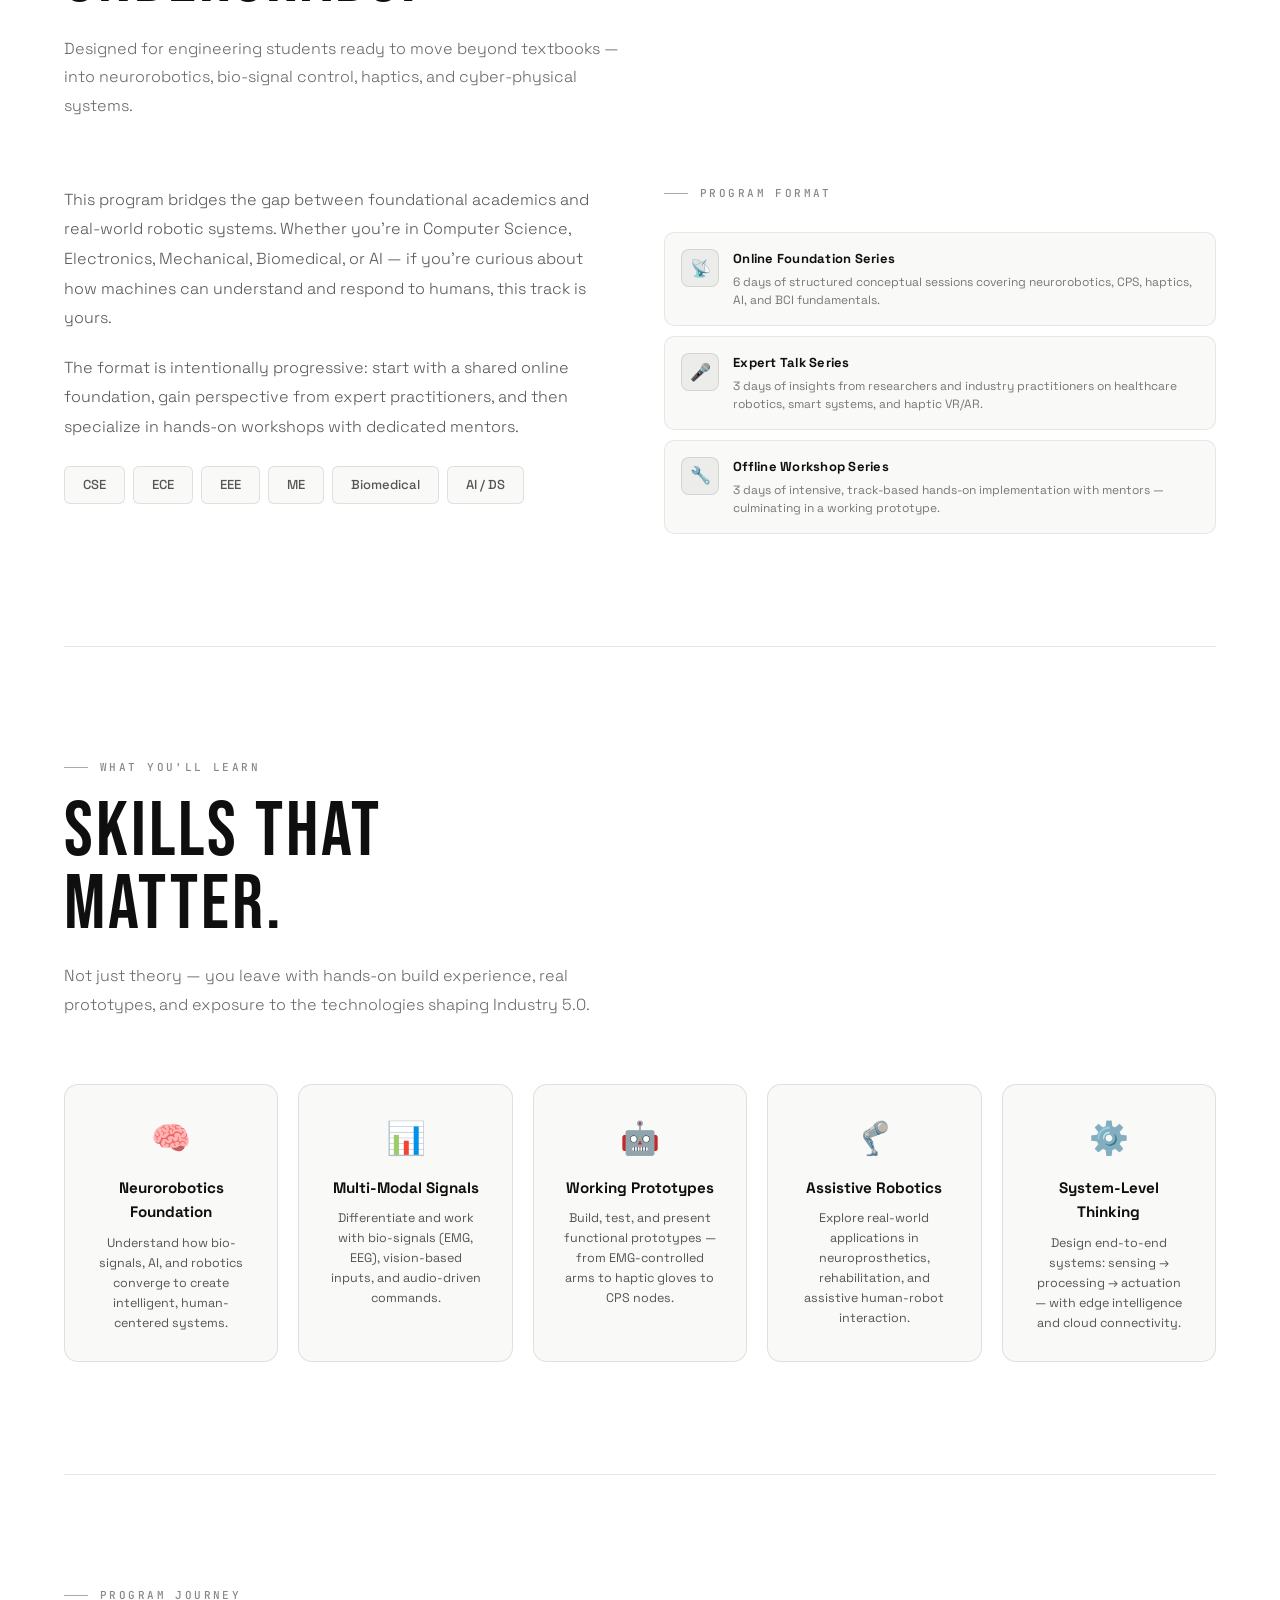
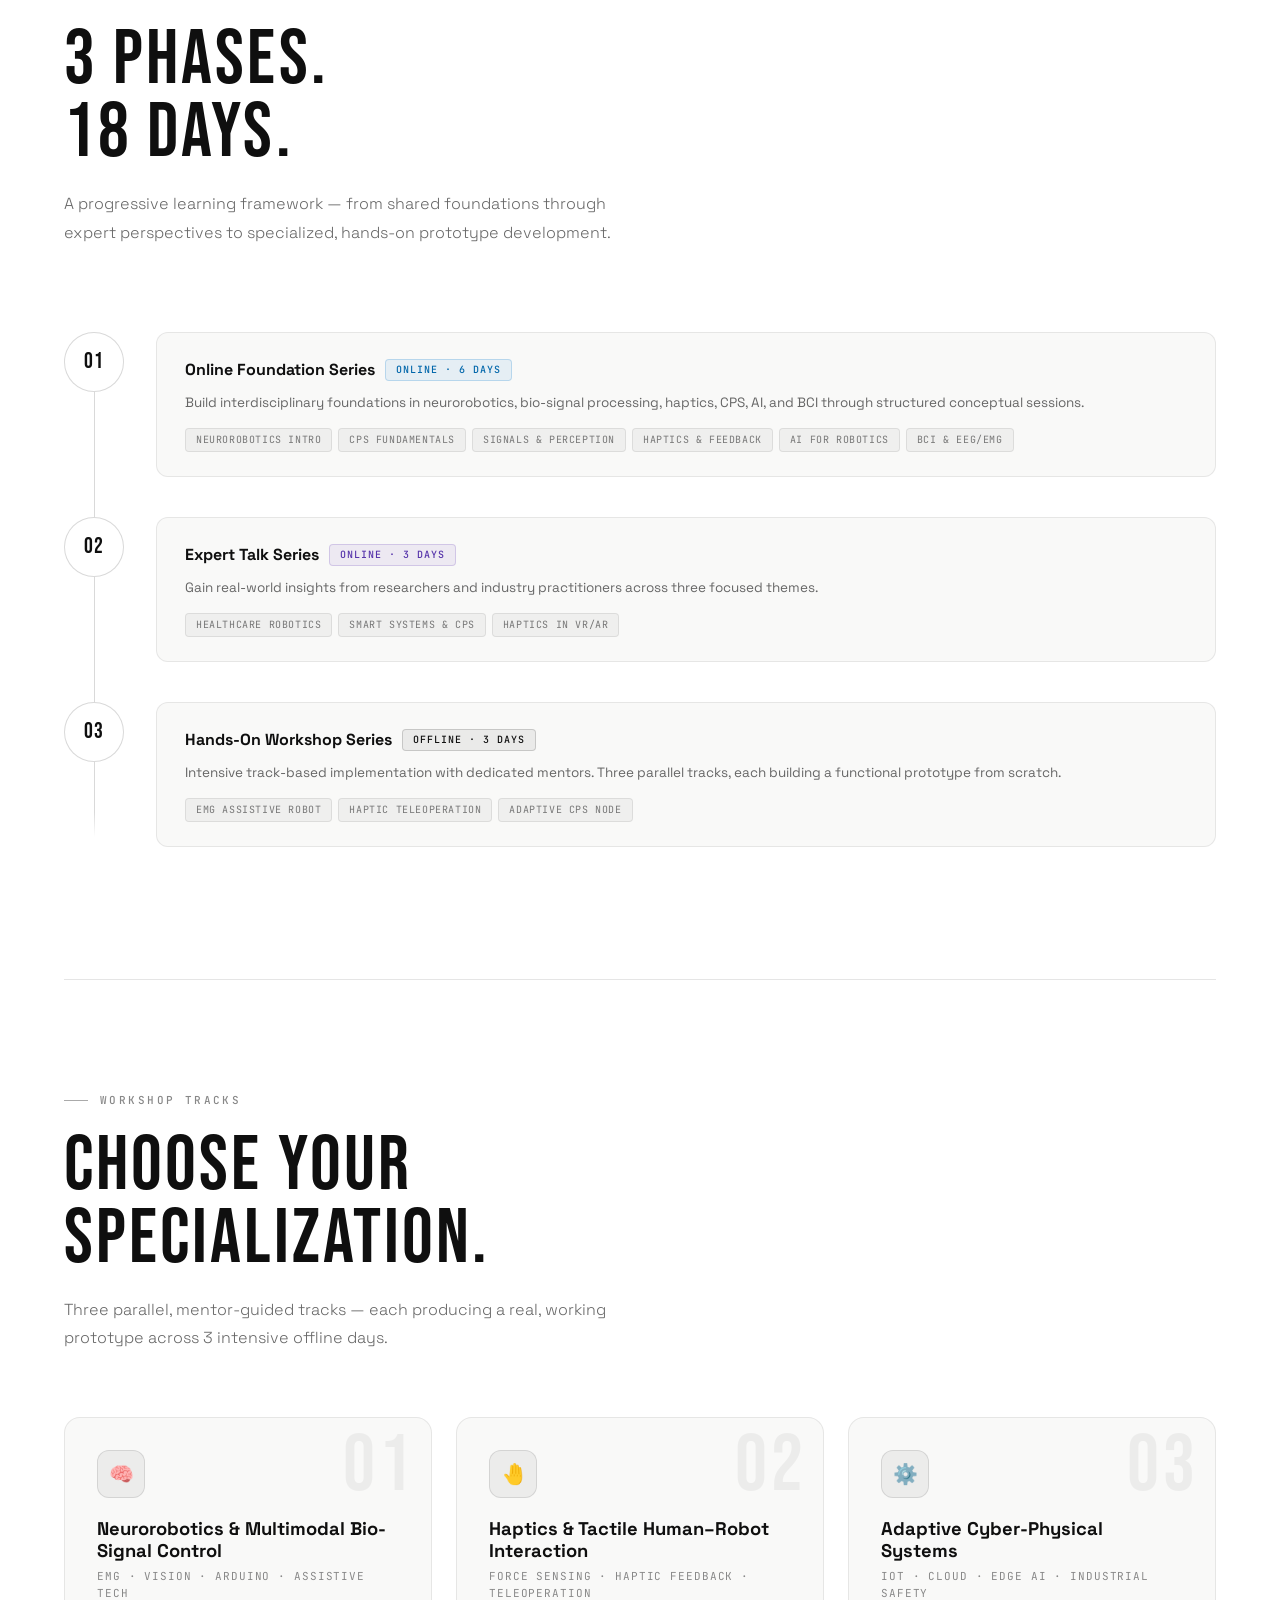
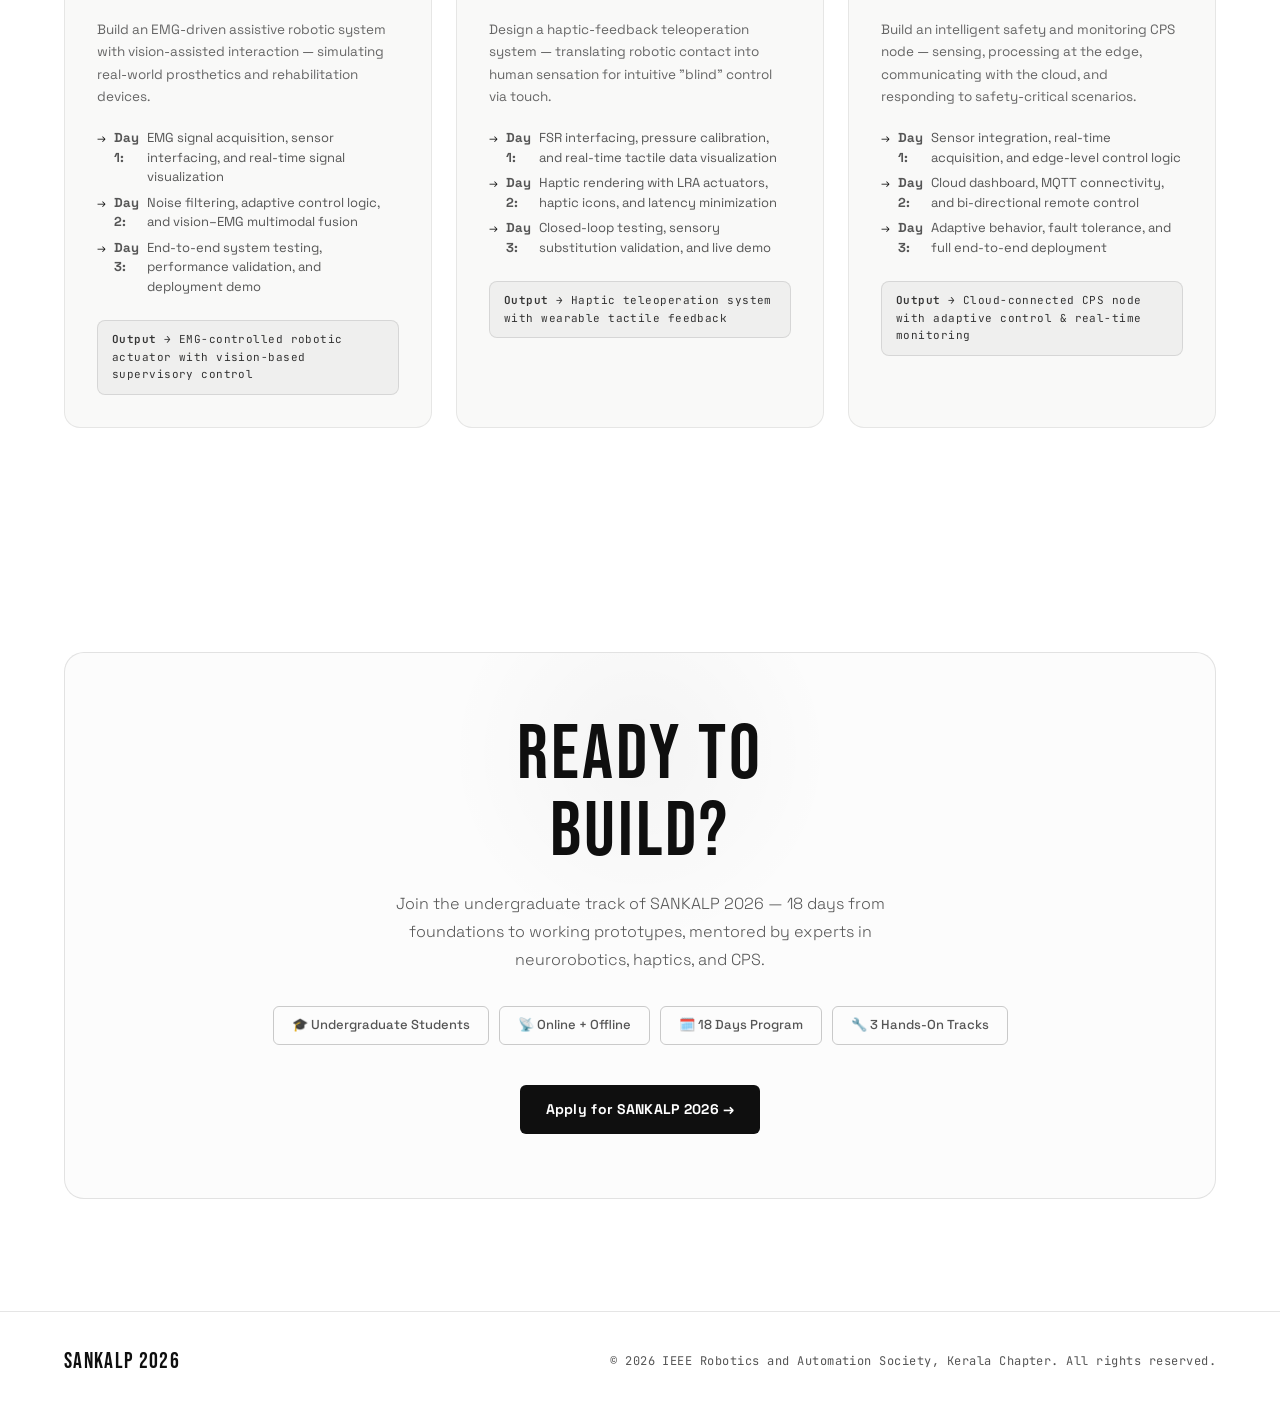
<file: phase2.html>
<!DOCTYPE html>
<html lang="en">
<head>
<meta charset="UTF-8">
<meta name="viewport" content="width=device-width, initial-scale=1.0">
<title>Phase II — Human-Centered Neurorobotics | SANKALP 2026</title>
<meta name="description" content="Phase II of SANKALP 2026: An 18-day undergraduate program in Human-Centered Neurorobotics & Intelligent Interaction Systems. Online foundations, expert talks, and hands-on workshops across 3 specialised tracks.">
<link href="https://fonts.googleapis.com/css2?family=Bebas+Neue&family=Space+Grotesk:wght@300;400;500;600;700&family=JetBrains+Mono:wght@400;500&display=swap" rel="stylesheet">
<style>
/* ── RESET ── */
*, *::before, *::after { box-sizing: border-box; margin: 0; padding: 0; }

:root {
  --black: #0a0a0a;
  --white: #0f0f0f;
  --white3: #555555;
  --border: rgba(0,0,0,0.1);
  --border2: rgba(0,0,0,0.2);
  --bg: #ffffff;
  --bg2: #f7f7f5;
  --font-display: 'Bebas Neue', sans-serif;
  --font-body: 'Space Grotesk', sans-serif;
  --font-mono: 'JetBrains Mono', monospace;
}

html { scroll-behavior: smooth; }

body {
  background: #ffffff;
  color: var(--white);
  font-family: var(--font-body);
  font-size: 16px;
  line-height: 1.6;
  overflow-x: hidden;
}

body::after {
  content: '';
  position: fixed;
  inset: 0;
  background-image: url("data:image/svg+xml,%3Csvg viewBox='0 0 256 256' xmlns='http://www.w3.org/2000/svg'%3E%3Cfilter id='noise'%3E%3CfeTurbulence type='fractalNoise' baseFrequency='0.9' numOctaves='4' stitchTiles='stitch'/%3E%3C/filter%3E%3Crect width='100%25' height='100%25' filter='url(%23noise)' opacity='1'/%3E%3C/svg%3E");
  opacity: 0.018;
  pointer-events: none;
  z-index: 9999;
}

/* ── HEADER ── */
#header {
  position: fixed;
  top: 0; left: 0; right: 0;
  z-index: 1000;
  background: rgba(255,255,255,0.94);
  backdrop-filter: blur(20px);
  border-bottom: 1px solid var(--border);
}
.header-container {
  width: 100%;
  padding: 12px 40px;
  display: flex;
  align-items: center;
  justify-content: space-between;
}
.header-left { display: flex; align-items: center; gap: 12px; }
.header-left img { height: 40px; }
.navbar { display: flex; align-items: center; gap: 20px; }
.navbar a {
  text-decoration: none;
  color: #555;
  font-size: 14px;
  font-weight: 500;
  transition: color 0.2s;
}
.navbar a:hover { color: #000; }
.nav-cta {
  background: #111 !important;
  color: #fff !important;
  padding: 8px 16px;
  border-radius: 6px;
  font-weight: 600 !important;
}
.nav-cta:hover { background: #333 !important; }

/* ── SHARED ── */
section {
  position: relative;
  z-index: 1;
  padding: 7rem 5%;
}

.section-label {
  font-family: var(--font-mono);
  font-size: 11px;
  font-weight: 500;
  letter-spacing: 0.22em;
  text-transform: uppercase;
  color: #888;
  margin-bottom: 1.25rem;
  display: flex;
  align-items: center;
  gap: 12px;
}
.section-label::before {
  content: '';
  width: 24px;
  height: 1px;
  background: #aaa;
  flex-shrink: 0;
}

.section-title {
  font-family: var(--font-display);
  font-size: clamp(3rem, 6vw, 5.5rem);
  font-weight: 400;
  line-height: 0.95;
  letter-spacing: 0.04em;
  color: #0f0f0f;
  margin-bottom: 1.25rem;
}

.section-sub {
  font-size: 1rem;
  color: #666;
  font-weight: 300;
  max-width: 560px;
  margin-bottom: 4rem;
  line-height: 1.8;
}

.section-divider {
  position: relative;
  z-index: 1;
  height: 1px;
  background: var(--border);
  margin: 0 5%;
}

.btn-primary {
  display: inline-flex;
  align-items: center;
  gap: 8px;
  padding: 13px 26px;
  background: #0f0f0f;
  color: #ffffff;
  text-decoration: none;
  font-family: var(--font-body);
  font-size: 14px;
  font-weight: 700;
  border-radius: 6px;
  transition: all 0.2s;
  border: none;
  cursor: pointer;
  letter-spacing: 0.02em;
}
.btn-primary:hover { background: #333; transform: translateY(-1px); }

.btn-outline {
  display: inline-flex;
  align-items: center;
  gap: 8px;
  padding: 13px 26px;
  border: 1px solid rgba(0,0,0,0.25);
  color: #0f0f0f;
  text-decoration: none;
  font-size: 14px;
  font-weight: 500;
  border-radius: 6px;
  transition: all 0.2s;
  background: transparent;
  cursor: pointer;
}
.btn-outline:hover { border-color: rgba(0,0,0,0.5); background: rgba(0,0,0,0.04); }

/* ── REVEAL ── */
.reveal {
  opacity: 0;
  transform: translateY(24px);
  transition: opacity 0.65s ease, transform 0.65s ease;
}
.reveal.visible { opacity: 1; transform: translateY(0); }
.reveal-delay-1 { transition-delay: 0.1s; }
.reveal-delay-2 { transition-delay: 0.2s; }
.reveal-delay-3 { transition-delay: 0.3s; }

/* ── HERO ── */
.hero {
  min-height: 100vh;
  display: flex;
  flex-direction: column;
  justify-content: flex-end;
  padding: 0 5% 5rem;
  position: relative;
  overflow: hidden;
}
.hero-bg-lines {
  position: absolute;
  inset: 0;
  background-image:
    linear-gradient(rgba(0,0,0,0.04) 1px, transparent 1px),
    linear-gradient(90deg, rgba(0,0,0,0.04) 1px, transparent 1px);
  background-size: 64px 64px;
  pointer-events: none;
}
.hero-accent-circle {
  position: absolute;
  top: -200px;
  right: -200px;
  width: 700px;
  height: 700px;
  background: radial-gradient(circle, rgba(0,0,0,0.03) 0%, transparent 60%);
  border-radius: 50%;
  pointer-events: none;
}

.hero-year-label {
  font-family: var(--font-mono);
  font-size: 12px;
  color: #555;
  letter-spacing: 0.25em;
  text-transform: uppercase;
  margin-bottom: 1.5rem;
  display: flex;
  align-items: center;
  gap: 12px;
}
.hero-year-label::before {
  content: '';
  width: 32px;
  height: 1px;
  background: #aaa;
}

.hero-program-name {
  font-family: var(--font-display);
  font-size: clamp(3.5rem, 7vw, 6.5rem);
  letter-spacing: 0.04em;
  line-height: 0.92;
  color: #0f0f0f;
  margin-bottom: 0.5rem;
}
.hero-phase-label {
  font-family: var(--font-mono);
  font-size: 13px;
  letter-spacing: 0.18em;
  text-transform: uppercase;
  color: #888;
  margin-bottom: 1.5rem;
  padding-left: 4px;
}

.hero-bottom {
  display: flex;
  align-items: flex-end;
  justify-content: space-between;
  gap: 3rem;
  flex-wrap: wrap;
}
.hero-desc-block { max-width: 520px; }
.hero-desc-block p {
  font-size: 1.05rem;
  color: #555;
  font-weight: 300;
  line-height: 1.75;
  margin-bottom: 2rem;
}
.hero-actions { display: flex; gap: 10px; flex-wrap: wrap; }

.hero-stats { display: flex; gap: 2.5rem; flex-wrap: wrap; }
.hero-stat-val {
  font-family: var(--font-display);
  font-size: 3.5rem;
  line-height: 1;
  color: #0f0f0f;
}
.hero-stat-label {
  font-family: var(--font-mono);
  font-size: 10px;
  color: #888;
  letter-spacing: 0.12em;
  text-transform: uppercase;
  margin-top: 4px;
}

/* ── WHO'S THIS FOR ── */
.audience-grid {
  display: grid;
  grid-template-columns: 1fr 1fr;
  gap: 3rem;
  align-items: start;
}
.audience-copy p {
  color: #555;
  margin-bottom: 1.25rem;
  font-weight: 300;
  line-height: 1.85;
  font-size: 1rem;
}
.branch-pills {
  display: flex;
  flex-wrap: wrap;
  gap: 8px;
  margin-top: 1.5rem;
}
.branch-pill {
  padding: 8px 18px;
  background: #f9f9f8;
  border: 1px solid rgba(0,0,0,0.1);
  border-radius: 6px;
  font-size: 13px;
  font-weight: 500;
  color: #555;
  transition: all 0.2s;
}
.branch-pill:hover {
  border-color: rgba(0,0,0,0.2);
  color: #0f0f0f;
  background: #f0f0ee;
}

.format-flow {
  display: flex;
  flex-direction: column;
  gap: 10px;
}
.format-step {
  display: flex;
  align-items: flex-start;
  gap: 14px;
  padding: 16px;
  border: 1px solid rgba(0,0,0,0.08);
  border-radius: 10px;
  background: #f9f9f8;
  transition: border-color 0.2s, background 0.2s;
}
.format-step:hover { border-color: rgba(0,0,0,0.15); background: #f4f4f2; }

.format-icon {
  width: 38px; height: 38px;
  border-radius: 8px;
  background: rgba(0,0,0,0.05);
  border: 1px solid rgba(0,0,0,0.1);
  display: flex;
  align-items: center;
  justify-content: center;
  font-size: 17px;
  flex-shrink: 0;
}
.format-text h4 {
  font-family: var(--font-body);
  font-size: 13px;
  font-weight: 700;
  color: #0f0f0f;
  margin-bottom: 3px;
  letter-spacing: 0.02em;
}
.format-text p {
  font-size: 12px;
  color: #777;
  line-height: 1.5;
}

/* ── OUTCOMES ── */
.outcomes-grid {
  display: grid;
  grid-template-columns: repeat(auto-fit, minmax(200px, 1fr));
  gap: 1.25rem;
}
.outcome-card {
  background: #f9f9f8;
  border: 1px solid var(--border);
  border-radius: 14px;
  padding: 1.75rem;
  text-align: center;
  transition: border-color 0.25s, transform 0.25s;
}
.outcome-card:hover { border-color: var(--border2); transform: translateY(-3px); }
.outcome-icon { font-size: 2rem; margin-bottom: 0.75rem; display: block; }
.outcome-title { font-size: 0.95rem; font-weight: 700; color: var(--white); margin-bottom: 0.5rem; }
.outcome-desc { font-size: 12.5px; color: var(--white3); line-height: 1.6; }

/* ── PROGRAM JOURNEY (TIMELINE) ── */
.journey-grid {
  display: flex;
  flex-direction: column;
  gap: 0;
  position: relative;
}
.journey-grid::before {
  content: '';
  position: absolute;
  left: 30px;
  top: 30px; bottom: 30px;
  width: 1px;
  background: linear-gradient(to bottom, transparent, rgba(0,0,0,0.15) 5%, rgba(0,0,0,0.15) 95%, transparent);
}

.journey-item {
  display: flex;
  gap: 2rem;
  padding: 1.25rem 0;
  position: relative;
}
.journey-num {
  width: 60px; height: 60px;
  border-radius: 50%;
  background: #ffffff;
  border: 1px solid rgba(0,0,0,0.15);
  display: flex;
  align-items: center;
  justify-content: center;
  font-family: var(--font-display);
  font-size: 22px;
  letter-spacing: 0.05em;
  color: #0f0f0f;
  flex-shrink: 0;
  z-index: 2;
  position: relative;
}
.journey-content {
  flex: 1;
  background: #f9f9f8;
  border: 1px solid rgba(0,0,0,0.08);
  border-radius: 12px;
  padding: 1.5rem 1.75rem;
  transition: border-color 0.25s, transform 0.25s;
}
.journey-content:hover { border-color: rgba(0,0,0,0.15); transform: translateX(4px); }

.journey-meta {
  display: flex;
  align-items: center;
  gap: 10px;
  margin-bottom: 0.6rem;
  flex-wrap: wrap;
}
.journey-title {
  font-family: var(--font-body);
  font-size: 1rem;
  font-weight: 700;
  color: #0f0f0f;
}
.journey-badge {
  padding: 2px 10px;
  border-radius: 4px;
  font-family: var(--font-mono);
  font-size: 10px;
  font-weight: 500;
  letter-spacing: 0.1em;
  text-transform: uppercase;
}
.badge-online { background: rgba(0,120,200,0.08); color: #0066aa; border: 1px solid rgba(0,120,200,0.2); }
.badge-offline { background: rgba(0,0,0,0.06); color: #0f0f0f; border: 1px solid rgba(0,0,0,0.15); }
.badge-expert { background: rgba(100,60,180,0.08); color: #5533aa; border: 1px solid rgba(100,60,180,0.2); }

.journey-desc {
  font-size: 13.5px;
  color: #666;
  line-height: 1.65;
  margin-bottom: 0.85rem;
}
.journey-tags { display: flex; flex-wrap: wrap; gap: 6px; }
.journey-tag {
  padding: 3px 10px;
  background: rgba(0,0,0,0.04);
  border: 1px solid rgba(0,0,0,0.08);
  border-radius: 4px;
  font-family: var(--font-mono);
  font-size: 10px;
  color: #777;
  letter-spacing: 0.06em;
  text-transform: uppercase;
}

/* ── WORKSHOP TRACKS ── */
.tracks-grid {
  display: grid;
  grid-template-columns: repeat(auto-fit, minmax(320px, 1fr));
  gap: 1.5rem;
}
.track-card {
  background: #f9f9f8;
  border: 1px solid rgba(0,0,0,0.08);
  border-radius: 16px;
  padding: 2rem;
  position: relative;
  overflow: hidden;
  transition: border-color 0.3s, transform 0.3s;
}
.track-card::before {
  content: '';
  position: absolute;
  top: 0; left: 0; right: 0;
  height: 2px;
  background: transparent;
  transition: background 0.3s;
}
.track-card:hover { border-color: rgba(0,0,0,0.18); transform: translateY(-4px); }
.track-card:hover::before { background: #0f0f0f; }

.track-number {
  font-family: var(--font-display);
  font-size: 5rem;
  color: rgba(0,0,0,0.05);
  line-height: 1;
  position: absolute;
  top: 0.5rem;
  right: 1rem;
  letter-spacing: 0.05em;
}
.track-icon {
  width: 48px; height: 48px;
  background: rgba(0,0,0,0.05);
  border: 1px solid rgba(0,0,0,0.1);
  border-radius: 12px;
  display: flex;
  align-items: center;
  justify-content: center;
  font-size: 20px;
  margin-bottom: 1.25rem;
}
.track-title {
  font-family: var(--font-body);
  font-size: 1.15rem;
  font-weight: 700;
  color: #0f0f0f;
  margin-bottom: 0.35rem;
  line-height: 1.2;
}
.track-subtitle {
  font-family: var(--font-mono);
  font-size: 11px;
  color: #888;
  margin-bottom: 1rem;
  letter-spacing: 0.08em;
  text-transform: uppercase;
}
.track-desc {
  font-size: 13.5px;
  color: #666;
  line-height: 1.65;
  margin-bottom: 1.25rem;
}
.track-list {
  list-style: none;
  display: flex;
  flex-direction: column;
  gap: 6px;
  margin-bottom: 1.5rem;
}
.track-list li {
  display: flex;
  align-items: flex-start;
  gap: 8px;
  font-size: 13px;
  color: #555;
  line-height: 1.5;
}
.track-list li::before {
  content: '→';
  color: #0f0f0f;
  font-size: 11px;
  flex-shrink: 0;
  margin-top: 2px;
}
.track-output {
  padding: 10px 14px;
  background: rgba(0,0,0,0.04);
  border: 1px solid rgba(0,0,0,0.1);
  border-radius: 8px;
  font-family: var(--font-mono);
  font-size: 11px;
  color: #333;
  letter-spacing: 0.04em;
}
.track-output strong { font-weight: 600; }

/* ── SPARSHA CONCLAVE ── */
.conclave-inner {
  background: #f9f9f8;
  border: 1px solid rgba(0,0,0,0.08);
  border-radius: 20px;
  padding: 3rem;
  display: grid;
  grid-template-columns: 1fr 1fr;
  gap: 3.5rem;
  align-items: start;
}
.conclave-left h3 {
  font-family: var(--font-display);
  font-size: 2.5rem;
  letter-spacing: 0.04em;
  color: #0f0f0f;
  margin-bottom: 1.25rem;
  line-height: 1;
}
.conclave-left p {
  font-size: 14px;
  color: #666;
  line-height: 1.8;
  margin-bottom: 1.25rem;
  font-weight: 300;
}
.conclave-stats-row {
  display: flex;
  gap: 1.5rem;
  flex-wrap: wrap;
  margin-bottom: 1.5rem;
}
.conclave-stat {
  text-align: center;
}
.conclave-stat-val {
  font-family: var(--font-display);
  font-size: 2rem;
  line-height: 1;
  color: #0f0f0f;
}
.conclave-stat-label {
  font-family: var(--font-mono);
  font-size: 9px;
  color: #888;
  letter-spacing: 0.12em;
  text-transform: uppercase;
  margin-top: 4px;
}
.conclave-badge {
  display: inline-flex;
  align-items: center;
  gap: 8px;
  padding: 7px 14px;
  background: rgba(0,0,0,0.05);
  border: 1px solid rgba(0,0,0,0.12);
  border-radius: 6px;
  font-family: var(--font-mono);
  font-size: 11px;
  font-weight: 500;
  color: #333;
  letter-spacing: 0.06em;
  text-transform: uppercase;
  margin-right: 8px;
  margin-bottom: 0.5rem;
}

.schedule-list {
  display: flex;
  flex-direction: column;
  gap: 10px;
}
.schedule-item {
  display: flex;
  align-items: flex-start;
  gap: 14px;
  padding: 14px;
  border: 1px solid rgba(0,0,0,0.08);
  border-radius: 10px;
  background: #ffffff;
  transition: border-color 0.2s;
}
.schedule-item:hover { border-color: rgba(0,0,0,0.15); }
.schedule-icon {
  width: 36px; height: 36px;
  border-radius: 8px;
  background: rgba(0,0,0,0.05);
  border: 1px solid rgba(0,0,0,0.1);
  display: flex;
  align-items: center;
  justify-content: center;
  font-size: 15px;
  flex-shrink: 0;
}
.schedule-text h4 {
  font-size: 13px;
  font-weight: 700;
  color: #0f0f0f;
  margin-bottom: 2px;
}
.schedule-text p {
  font-size: 12px;
  color: #777;
  line-height: 1.5;
}

/* ── CTA ── */
.apply-inner {
  background: #fcfcfc;
  border: 1px solid var(--border);
  border-radius: 20px;
  padding: 4rem;
  text-align: center;
  position: relative;
  overflow: hidden;
}
.apply-inner::before {
  content: '';
  position: absolute;
  top: -100px; left: 50%;
  transform: translateX(-50%);
  width: 500px; height: 400px;
  background: radial-gradient(circle, rgba(0,0,0,0.03) 0%, transparent 60%);
  border-radius: 50%;
  pointer-events: none;
}
.apply-title {
  font-family: var(--font-display);
  font-size: clamp(3rem, 6vw, 5rem);
  letter-spacing: 0.04em;
  color: var(--white);
  margin-bottom: 1.25rem;
  position: relative;
  line-height: 1;
}
.apply-desc {
  color: var(--white3);
  font-size: 1rem;
  font-weight: 300;
  max-width: 520px;
  margin: 0 auto 2rem;
  position: relative;
  line-height: 1.75;
}
.eligibility-row {
  display: flex;
  justify-content: center;
  gap: 10px;
  flex-wrap: wrap;
  margin-bottom: 2.5rem;
  position: relative;
}
.elig-pill {
  padding: 8px 18px;
  border: 1px solid var(--border2);
  border-radius: 6px;
  font-size: 13px;
  color: var(--white3);
  font-weight: 500;
}
.apply-buttons {
  display: flex;
  gap: 12px;
  justify-content: center;
  flex-wrap: wrap;
  position: relative;
}

/* ── FOOTER ── */
footer {
  position: relative;
  z-index: 1;
  padding: 2rem 5%;
  border-top: 1px solid var(--border);
  display: flex;
  align-items: center;
  justify-content: space-between;
  flex-wrap: wrap;
  gap: 1rem;
}
.footer-logo {
  font-family: var(--font-display);
  font-size: 22px;
  letter-spacing: 0.06em;
  color: var(--white);
}
footer p {
  font-size: 12px;
  color: var(--white3);
  font-family: var(--font-mono);
  letter-spacing: 0.04em;
}

/* ── RESPONSIVE ── */
@media (max-width: 1024px) {
  .hero { padding: 100px 40px 60px; }
  .hero-bottom { flex-direction: column; align-items: flex-start; gap: 2.5rem; }
  .hero-stats { gap: 2rem; }
  .conclave-inner, .audience-grid { grid-template-columns: 1fr; gap: 2rem; }
}

@media (max-width: 768px) {
  #header .header-container { padding: 10px 20px; }
  .header-left img { height: 30px; }
  .navbar a:not(.nav-cta) { display: none; }
  .nav-cta { padding: 6px 12px; font-size: 12px; }

  .hero { padding: 90px 20px 40px; justify-content: center; }
  .hero-program-name { font-size: clamp(2.5rem, 9vw, 4.5rem); }
  .hero-desc-block { max-width: 100%; }
  .hero-desc-block p { font-size: 14px; }
  .hero-stats { width: 100%; justify-content: space-between; gap: 1rem; }
  .hero-stat-val { font-size: 2rem; }
  .hero-stat-label { font-size: 9px; }

  section { padding: 4rem 20px; }
  .section-title { font-size: 2.2rem; }
  .section-sub { font-size: 14px; }

  .btn-primary, .btn-outline { padding: 10px 18px; font-size: 13px; }

  .journey-grid::before { left: 26px; }
  .journey-num { width: 52px; height: 52px; font-size: 18px; }

  .tracks-grid { grid-template-columns: 1fr; }
  .conclave-inner { padding: 2rem; }
  .apply-inner { padding: 2.5rem 1.5rem; }
  footer { flex-direction: column; align-items: flex-start; gap: 10px; }
}

@media (max-width: 480px) {
  .hero-stat-val { font-size: 1.6rem; }
  .nav-cta { padding: 5px 10px; font-size: 11px; }
}

/* ── ACCENT IMAGE ── */
.accent-image-section {
  position: relative;
  z-index: 1;
  padding: 3rem 5%;
  overflow: hidden;
}
.accent-image-wrap {
  position: relative;
  border-radius: 20px;
  overflow: hidden;
  border: 1px solid rgba(0,0,0,0.08);
  box-shadow: 0 8px 40px rgba(0,0,0,0.06);
}
.accent-image-wrap img {
  display: block;
  width: 100%;
  height: 320px;
  object-fit: cover;
  filter: grayscale(15%) contrast(1.02);
  transition: transform 0.6s ease, filter 0.4s ease;
}
.accent-image-wrap:hover img {
  transform: scale(1.03);
  filter: grayscale(0%) contrast(1.05);
}
.accent-image-caption {
  position: absolute;
  bottom: 0;
  left: 0;
  right: 0;
  padding: 1.5rem 2rem;
  background: linear-gradient(to top, rgba(0,0,0,0.55), transparent);
  color: #fff;
  font-family: var(--font-mono);
  font-size: 10px;
  letter-spacing: 0.18em;
  text-transform: uppercase;
}
@media (max-width: 768px) {
  .accent-image-section { padding: 2rem 20px; }
  .accent-image-wrap img { height: 200px; }
  .accent-image-wrap { border-radius: 14px; }
  .accent-image-caption { padding: 1rem 1.25rem; font-size: 9px; }
}
</style>
</head>
<body>

<!-- HEADER -->
<header id="header">
  <div class="header-container">
    <div class="header-left">
      <a href="index.html"><img src="/assets/RAS main logo.png" alt="IEEE RAS Kerala Chapter"></a>
    </div>
    <nav class="navbar">
      <a href="index.html#about">About</a>
      <a href="index.html#program">Program</a>
      <a href="index.html#tracks">Tracks</a>
      <a href="index.html#bootcamp">Bootcamp</a>
      <a href="apply.html" class="nav-cta">Apply Now</a>
    </nav>
  </div>
</header>

<!-- ═══════════════════════════════════════ -->
<!--                  HERO                  -->
<!-- ═══════════════════════════════════════ -->
<section class="hero" id="home">
  <div class="hero-bg-lines"></div>
  <div class="hero-accent-circle"></div>

  <div class="hero-year-label">SANKALP 2026 · Phase II · Undergraduate Track</div>

  <div class="hero-program-name">HUMAN-CENTERED<br>NEUROROBOTICS</div>
  <div class="hero-phase-label">Intelligent Interaction Systems · Online + Offline</div>

  <div class="hero-bottom">
    <div class="hero-desc-block">
      <p>A progressive 18-day program that takes undergraduate students from foundational concepts through expert-led talks to an intensive hands-on workshop — designing real human-interactive robotic systems across three specialized tracks.</p>
      <div class="hero-actions">
        <a href="apply.html" class="btn-primary">Apply Now →</a>
        <a href="#journey" class="btn-outline">Explore Program</a>
      </div>
    </div>
    <div class="hero-stats">
      <div>
        <div class="hero-stat-val">18</div>
        <div class="hero-stat-label">Days Total</div>
      </div>
      <div>
        <div class="hero-stat-val">3</div>
        <div class="hero-stat-label">Workshop Tracks</div>
      </div>
      <div>
        <div class="hero-stat-val">6</div>
        <div class="hero-stat-label">Foundation Sessions</div>
      </div>
      <div>
        <div class="hero-stat-val">UG</div>
        <div class="hero-stat-label">Level</div>
      </div>
    </div>
  </div>
</section>

<!-- ACCENT IMAGE -->
<div class="accent-image-section reveal">
  <div class="accent-image-wrap">
    <img src="/assets/haptics-workshop.png" alt="Haptic feedback glove interacting with robotic surface" loading="lazy">
    <div class="accent-image-caption">Human-Centered Neurorobotics · Haptic Interaction · Phase II</div>
  </div>
</div>

<div class="section-divider"></div>

<!-- ═══════════════════════════════════════ -->
<!--            WHO'S THIS FOR              -->
<!-- ═══════════════════════════════════════ -->
<section id="audience">
  <div class="section-label">Who's This For</div>
  <h2 class="section-title">BUILT FOR<br>UNDERGRADS.</h2>
  <p class="section-sub">Designed for engineering students ready to move beyond textbooks — into neurorobotics, bio-signal control, haptics, and cyber-physical systems.</p>

  <div class="audience-grid">
    <div class="audience-copy reveal">
      <p>This program bridges the gap between foundational academics and real-world robotic systems. Whether you're in Computer Science, Electronics, Mechanical, Biomedical, or AI — if you're curious about how machines can understand and respond to humans, this track is yours.</p>
      <p>The format is intentionally progressive: start with a shared online foundation, gain perspective from expert practitioners, and then specialize in hands-on workshops with dedicated mentors.</p>

      <div class="branch-pills">
        <span class="branch-pill">CSE</span>
        <span class="branch-pill">ECE</span>
        <span class="branch-pill">EEE</span>
        <span class="branch-pill">ME</span>
        <span class="branch-pill">Biomedical</span>
        <span class="branch-pill">AI / DS</span>
      </div>
    </div>

    <div class="format-flow reveal reveal-delay-1">
      <div class="section-label" style="margin-bottom:1.25rem;">Program Format</div>
      <div class="format-step">
        <div class="format-icon">📡</div>
        <div class="format-text">
          <h4>Online Foundation Series</h4>
          <p>6 days of structured conceptual sessions covering neurorobotics, CPS, haptics, AI, and BCI fundamentals.</p>
        </div>
      </div>
      <div class="format-step">
        <div class="format-icon">🎤</div>
        <div class="format-text">
          <h4>Expert Talk Series</h4>
          <p>3 days of insights from researchers and industry practitioners on healthcare robotics, smart systems, and haptic VR/AR.</p>
        </div>
      </div>
      <div class="format-step">
        <div class="format-icon">🔧</div>
        <div class="format-text">
          <h4>Offline Workshop Series</h4>
          <p>3 days of intensive, track-based hands-on implementation with mentors — culminating in a working prototype.</p>
        </div>
      </div>
    </div>
  </div>
</section>

<div class="section-divider"></div>

<!-- ═══════════════════════════════════════ -->
<!--          WHAT YOU'LL LEARN             -->
<!-- ═══════════════════════════════════════ -->
<section id="outcomes">
  <div class="section-label">What You'll Learn</div>
  <h2 class="section-title">SKILLS THAT<br>MATTER.</h2>
  <p class="section-sub">Not just theory — you leave with hands-on build experience, real prototypes, and exposure to the technologies shaping Industry 5.0.</p>

  <div class="outcomes-grid">
    <div class="outcome-card reveal">
      <span class="outcome-icon">🧠</span>
      <div class="outcome-title">Neurorobotics Foundation</div>
      <p class="outcome-desc">Understand how bio-signals, AI, and robotics converge to create intelligent, human-centered systems.</p>
    </div>
    <div class="outcome-card reveal reveal-delay-1">
      <span class="outcome-icon">📊</span>
      <div class="outcome-title">Multi-Modal Signals</div>
      <p class="outcome-desc">Differentiate and work with bio-signals (EMG, EEG), vision-based inputs, and audio-driven commands.</p>
    </div>
    <div class="outcome-card reveal reveal-delay-2">
      <span class="outcome-icon">🤖</span>
      <div class="outcome-title">Working Prototypes</div>
      <p class="outcome-desc">Build, test, and present functional prototypes — from EMG-controlled arms to haptic gloves to CPS nodes.</p>
    </div>
    <div class="outcome-card reveal reveal-delay-3">
      <span class="outcome-icon">🦿</span>
      <div class="outcome-title">Assistive Robotics</div>
      <p class="outcome-desc">Explore real-world applications in neuroprosthetics, rehabilitation, and assistive human-robot interaction.</p>
    </div>
    <div class="outcome-card reveal reveal-delay-1">
      <span class="outcome-icon">⚙️</span>
      <div class="outcome-title">System-Level Thinking</div>
      <p class="outcome-desc">Design end-to-end systems: sensing → processing → actuation — with edge intelligence and cloud connectivity.</p>
    </div>
  </div>
</section>

<div class="section-divider"></div>

<!-- ═══════════════════════════════════════ -->
<!--           PROGRAM JOURNEY              -->
<!-- ═══════════════════════════════════════ -->
<section id="journey">
  <div class="section-label">Program Journey</div>
  <h2 class="section-title">3 PHASES.<br>18 DAYS.</h2>
  <p class="section-sub">A progressive learning framework — from shared foundations through expert perspectives to specialized, hands-on prototype development.</p>

  <div class="journey-grid">

    <!-- MODULE 1 -->
    <div class="journey-item reveal">
      <div class="journey-num">01</div>
      <div class="journey-content">
        <div class="journey-meta">
          <span class="journey-title">Online Foundation Series</span>
          <span class="journey-badge badge-online">Online · 6 Days</span>
        </div>
        <p class="journey-desc">Build interdisciplinary foundations in neurorobotics, bio-signal processing, haptics, CPS, AI, and BCI through structured conceptual sessions.</p>
        <div class="journey-tags">
          <span class="journey-tag">Neurorobotics Intro</span>
          <span class="journey-tag">CPS Fundamentals</span>
          <span class="journey-tag">Signals &amp; Perception</span>
          <span class="journey-tag">Haptics &amp; Feedback</span>
          <span class="journey-tag">AI for Robotics</span>
          <span class="journey-tag">BCI &amp; EEG/EMG</span>
        </div>
      </div>
    </div>

    <!-- MODULE 2 -->
    <div class="journey-item reveal reveal-delay-1">
      <div class="journey-num">02</div>
      <div class="journey-content">
        <div class="journey-meta">
          <span class="journey-title">Expert Talk Series</span>
          <span class="journey-badge badge-expert">Online · 3 Days</span>
        </div>
        <p class="journey-desc">Gain real-world insights from researchers and industry practitioners across three focused themes.</p>
        <div class="journey-tags">
          <span class="journey-tag">Healthcare Robotics</span>
          <span class="journey-tag">Smart Systems &amp; CPS</span>
          <span class="journey-tag">Haptics in VR/AR</span>
        </div>
      </div>
    </div>

    <!-- MODULE 3 -->
    <div class="journey-item reveal reveal-delay-2">
      <div class="journey-num">03</div>
      <div class="journey-content">
        <div class="journey-meta">
          <span class="journey-title">Hands-On Workshop Series</span>
          <span class="journey-badge badge-offline">Offline · 3 Days</span>
        </div>
        <p class="journey-desc">Intensive track-based implementation with dedicated mentors. Three parallel tracks, each building a functional prototype from scratch.</p>
        <div class="journey-tags">
          <span class="journey-tag">EMG Assistive Robot</span>
          <span class="journey-tag">Haptic Teleoperation</span>
          <span class="journey-tag">Adaptive CPS Node</span>
        </div>
      </div>
    </div>

  </div>
</section>

<div class="section-divider"></div>

<!-- ═══════════════════════════════════════ -->
<!--           WORKSHOP TRACKS              -->
<!-- ═══════════════════════════════════════ -->
<section id="tracks">
  <div class="section-label">Workshop Tracks</div>
  <h2 class="section-title">CHOOSE YOUR<br>SPECIALIZATION.</h2>
  <p class="section-sub">Three parallel, mentor-guided tracks — each producing a real, working prototype across 3 intensive offline days.</p>

  <div class="tracks-grid">

    <!-- TRACK 1 -->
    <div class="track-card reveal">
      <div class="track-number">01</div>
      <div class="track-icon">🧠</div>
      <div class="track-title">Neurorobotics &amp; Multimodal Bio-Signal Control</div>
      <div class="track-subtitle">EMG · Vision · Arduino · Assistive Tech</div>
      <p class="track-desc">Build an EMG-driven assistive robotic system with vision-assisted interaction — simulating real-world prosthetics and rehabilitation devices.</p>
      <ul class="track-list">
        <li><strong>Day 1:</strong> EMG signal acquisition, sensor interfacing, and real-time signal visualization</li>
        <li><strong>Day 2:</strong> Noise filtering, adaptive control logic, and vision–EMG multimodal fusion</li>
        <li><strong>Day 3:</strong> End-to-end system testing, performance validation, and deployment demo</li>
      </ul>
      <div class="track-output"><strong>Output →</strong> EMG-controlled robotic actuator with vision-based supervisory control</div>
    </div>

    <!-- TRACK 2 -->
    <div class="track-card reveal reveal-delay-1">
      <div class="track-number">02</div>
      <div class="track-icon">🤚</div>
      <div class="track-title">Haptics &amp; Tactile Human–Robot Interaction</div>
      <div class="track-subtitle">Force Sensing · Haptic Feedback · Teleoperation</div>
      <p class="track-desc">Design a haptic-feedback teleoperation system — translating robotic contact into human sensation for intuitive "blind" control via touch.</p>
      <ul class="track-list">
        <li><strong>Day 1:</strong> FSR interfacing, pressure calibration, and real-time tactile data visualization</li>
        <li><strong>Day 2:</strong> Haptic rendering with LRA actuators, haptic icons, and latency minimization</li>
        <li><strong>Day 3:</strong> Closed-loop testing, sensory substitution validation, and live demo</li>
      </ul>
      <div class="track-output"><strong>Output →</strong> Haptic teleoperation system with wearable tactile feedback</div>
    </div>

    <!-- TRACK 3 -->
    <div class="track-card reveal reveal-delay-2">
      <div class="track-number">03</div>
      <div class="track-icon">⚙️</div>
      <div class="track-title">Adaptive Cyber-Physical Systems</div>
      <div class="track-subtitle">IoT · Cloud · Edge AI · Industrial Safety</div>
      <p class="track-desc">Build an intelligent safety and monitoring CPS node — sensing, processing at the edge, communicating with the cloud, and responding to safety-critical scenarios.</p>
      <ul class="track-list">
        <li><strong>Day 1:</strong> Sensor integration, real-time acquisition, and edge-level control logic</li>
        <li><strong>Day 2:</strong> Cloud dashboard, MQTT connectivity, and bi-directional remote control</li>
        <li><strong>Day 3:</strong> Adaptive behavior, fault tolerance, and full end-to-end deployment</li>
      </ul>
      <div class="track-output"><strong>Output →</strong> Cloud-connected CPS node with adaptive control &amp; real-time monitoring</div>
    </div>

  </div>
</section>



<!-- ═══════════════════════════════════════ -->
<!--                  CTA                   -->
<!-- ═══════════════════════════════════════ -->
<section id="register">
  <div class="apply-inner reveal">
    <div class="apply-title">READY TO<br>BUILD?</div>
    <p class="apply-desc">Join the undergraduate track of SANKALP 2026 — 18 days from foundations to working prototypes, mentored by experts in neurorobotics, haptics, and CPS.</p>
    <div class="eligibility-row">
      <span class="elig-pill">🎓 Undergraduate Students</span>
      <span class="elig-pill">📡 Online + Offline</span>
      <span class="elig-pill">🗓️ 18 Days Program</span>
      <span class="elig-pill">🔧 3 Hands-On Tracks</span>
    </div>
    <div class="apply-buttons">
      <a href="apply.html" class="btn-primary">Apply for SANKALP 2026 →</a>
    </div>
  </div>
</section>

<!-- FOOTER -->
<footer>
  <div class="footer-logo">SANKALP 2026</div>
  <p>© 2026 IEEE Robotics and Automation Society, Kerala Chapter. All rights reserved.</p>
</footer>

<script>
  const reveals = document.querySelectorAll('.reveal');
  const observer = new IntersectionObserver((entries) => {
    entries.forEach(e => {
      if (e.isIntersecting) {
        e.target.classList.add('visible');
        observer.unobserve(e.target);
      }
    });
  }, { threshold: 0.08, rootMargin: '0px 0px -30px 0px' });
  reveals.forEach(el => observer.observe(el));

  document.querySelectorAll('a[href^="#"]').forEach(a => {
    a.addEventListener('click', e => {
      const target = document.querySelector(a.getAttribute('href'));
      if (target) {
        e.preventDefault();
        target.scrollIntoView({ behavior: 'smooth', block: 'start' });
      }
    });
  });
</script>
</body>
</html>
</file>
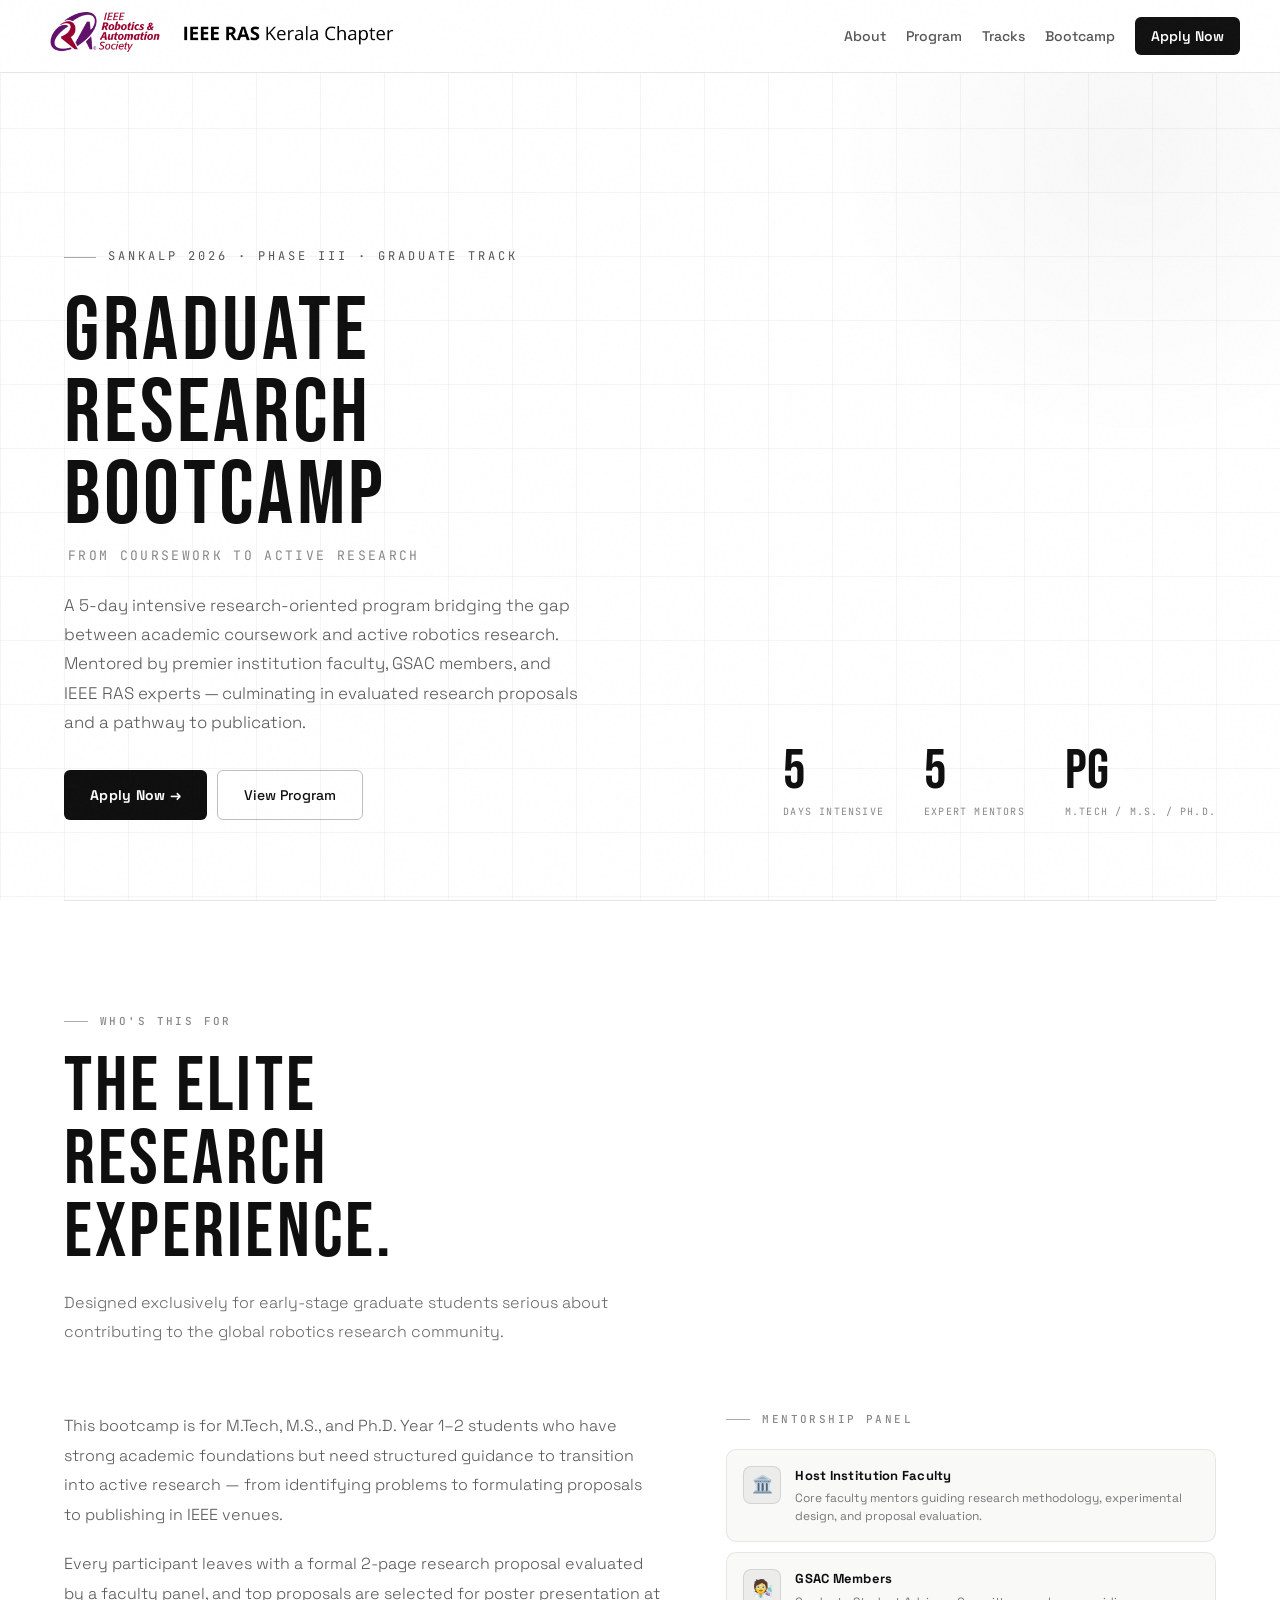
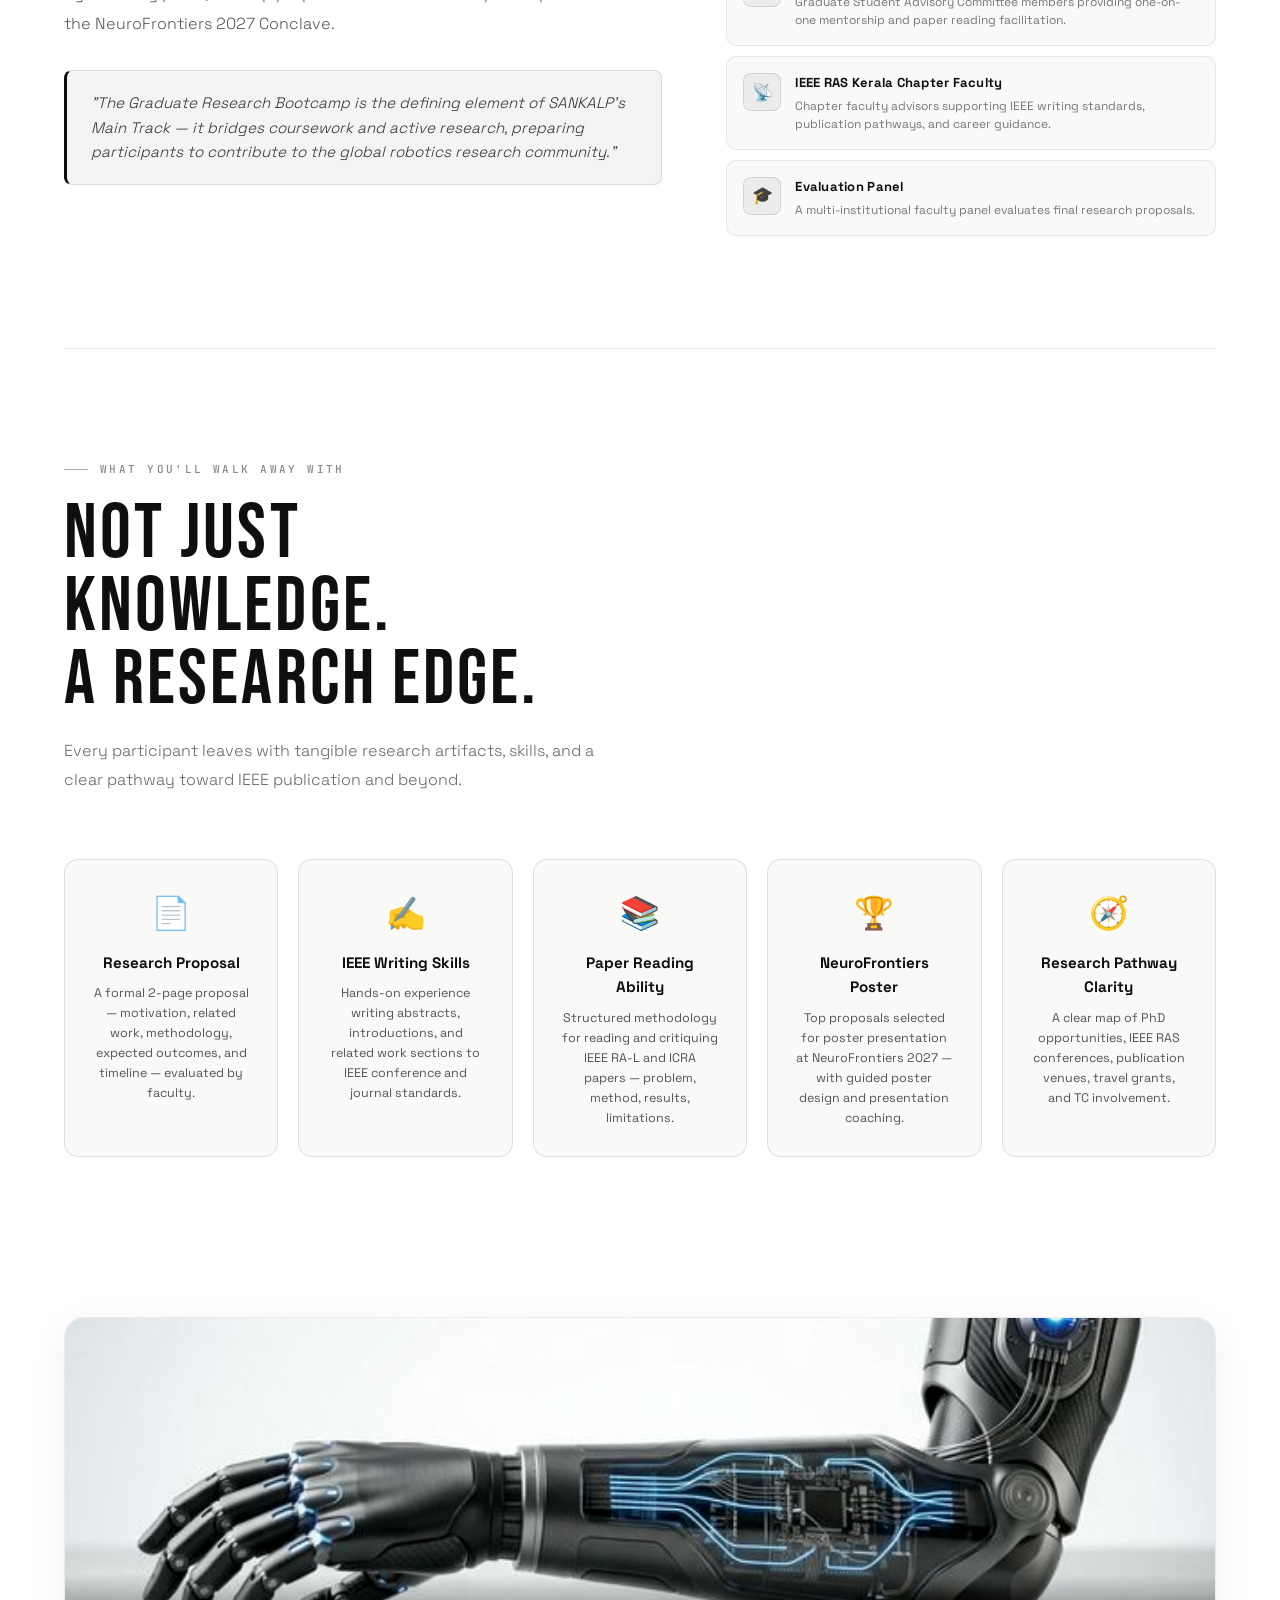
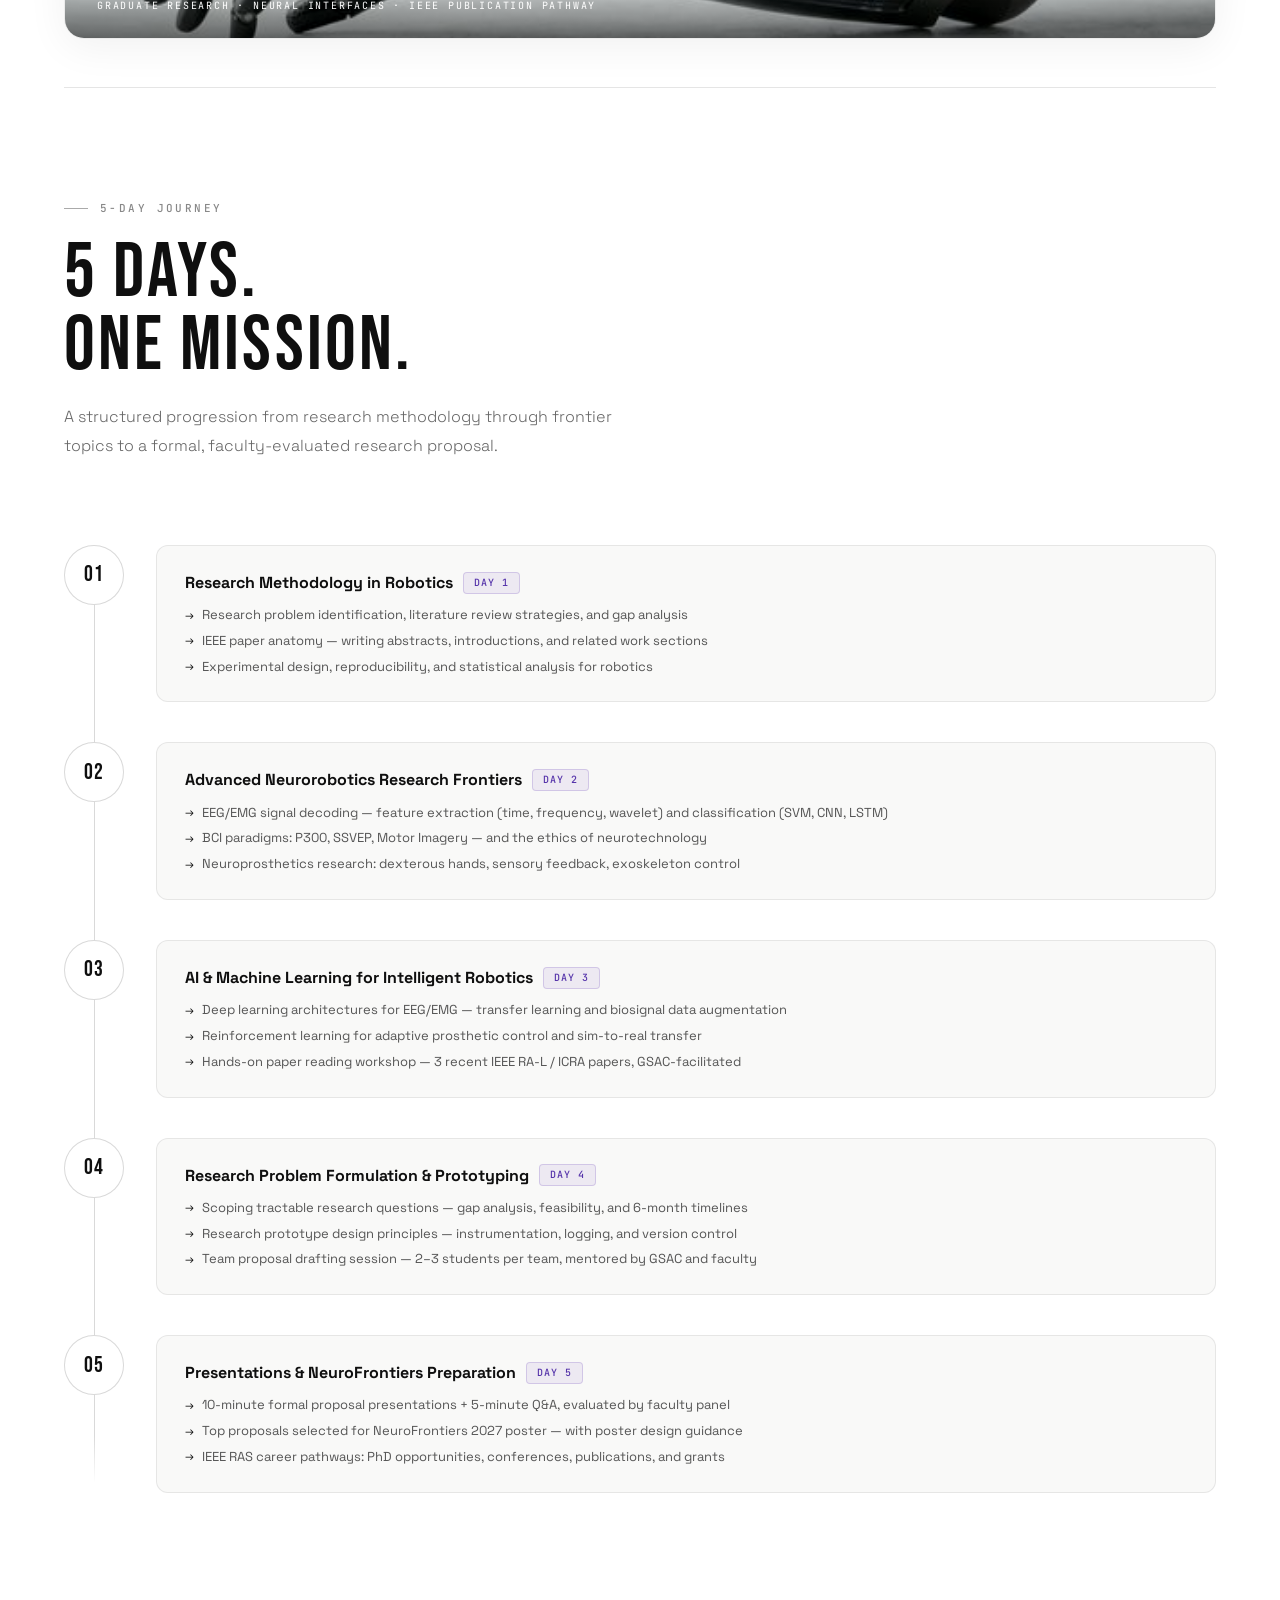
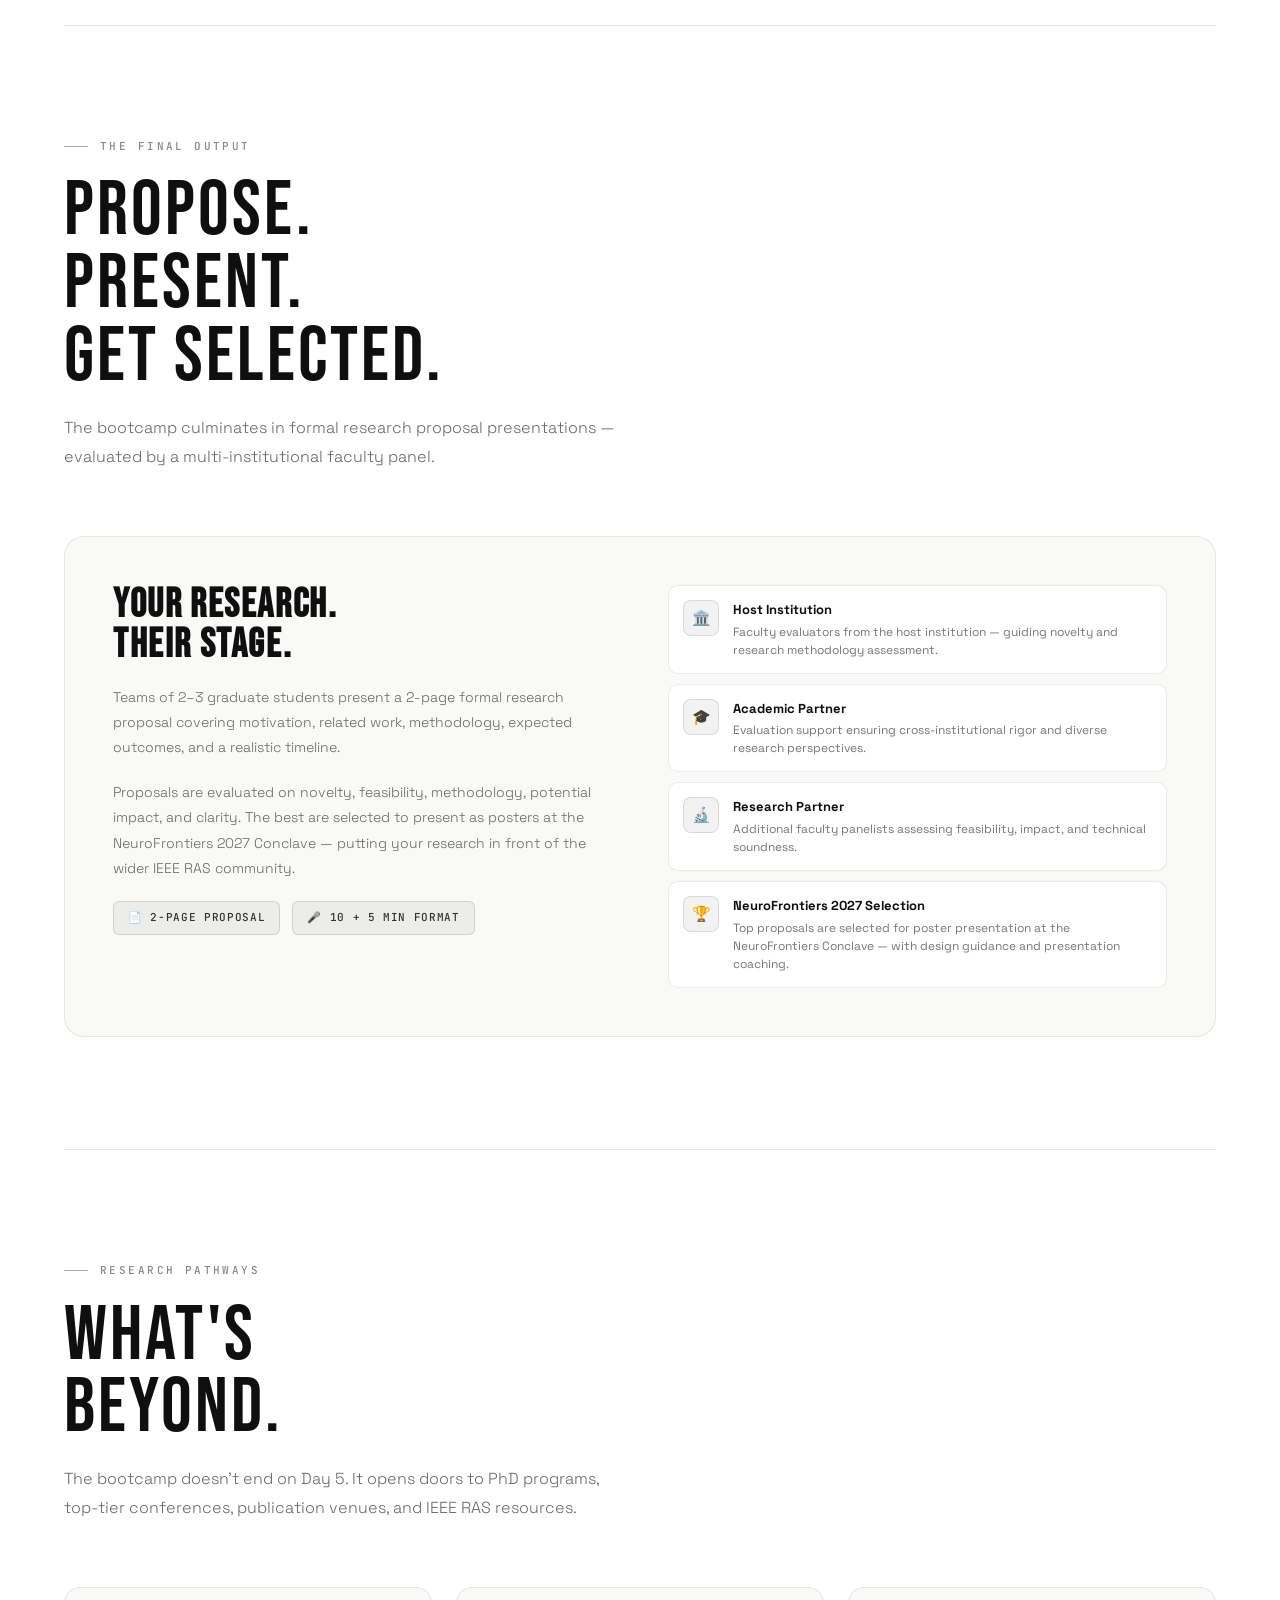
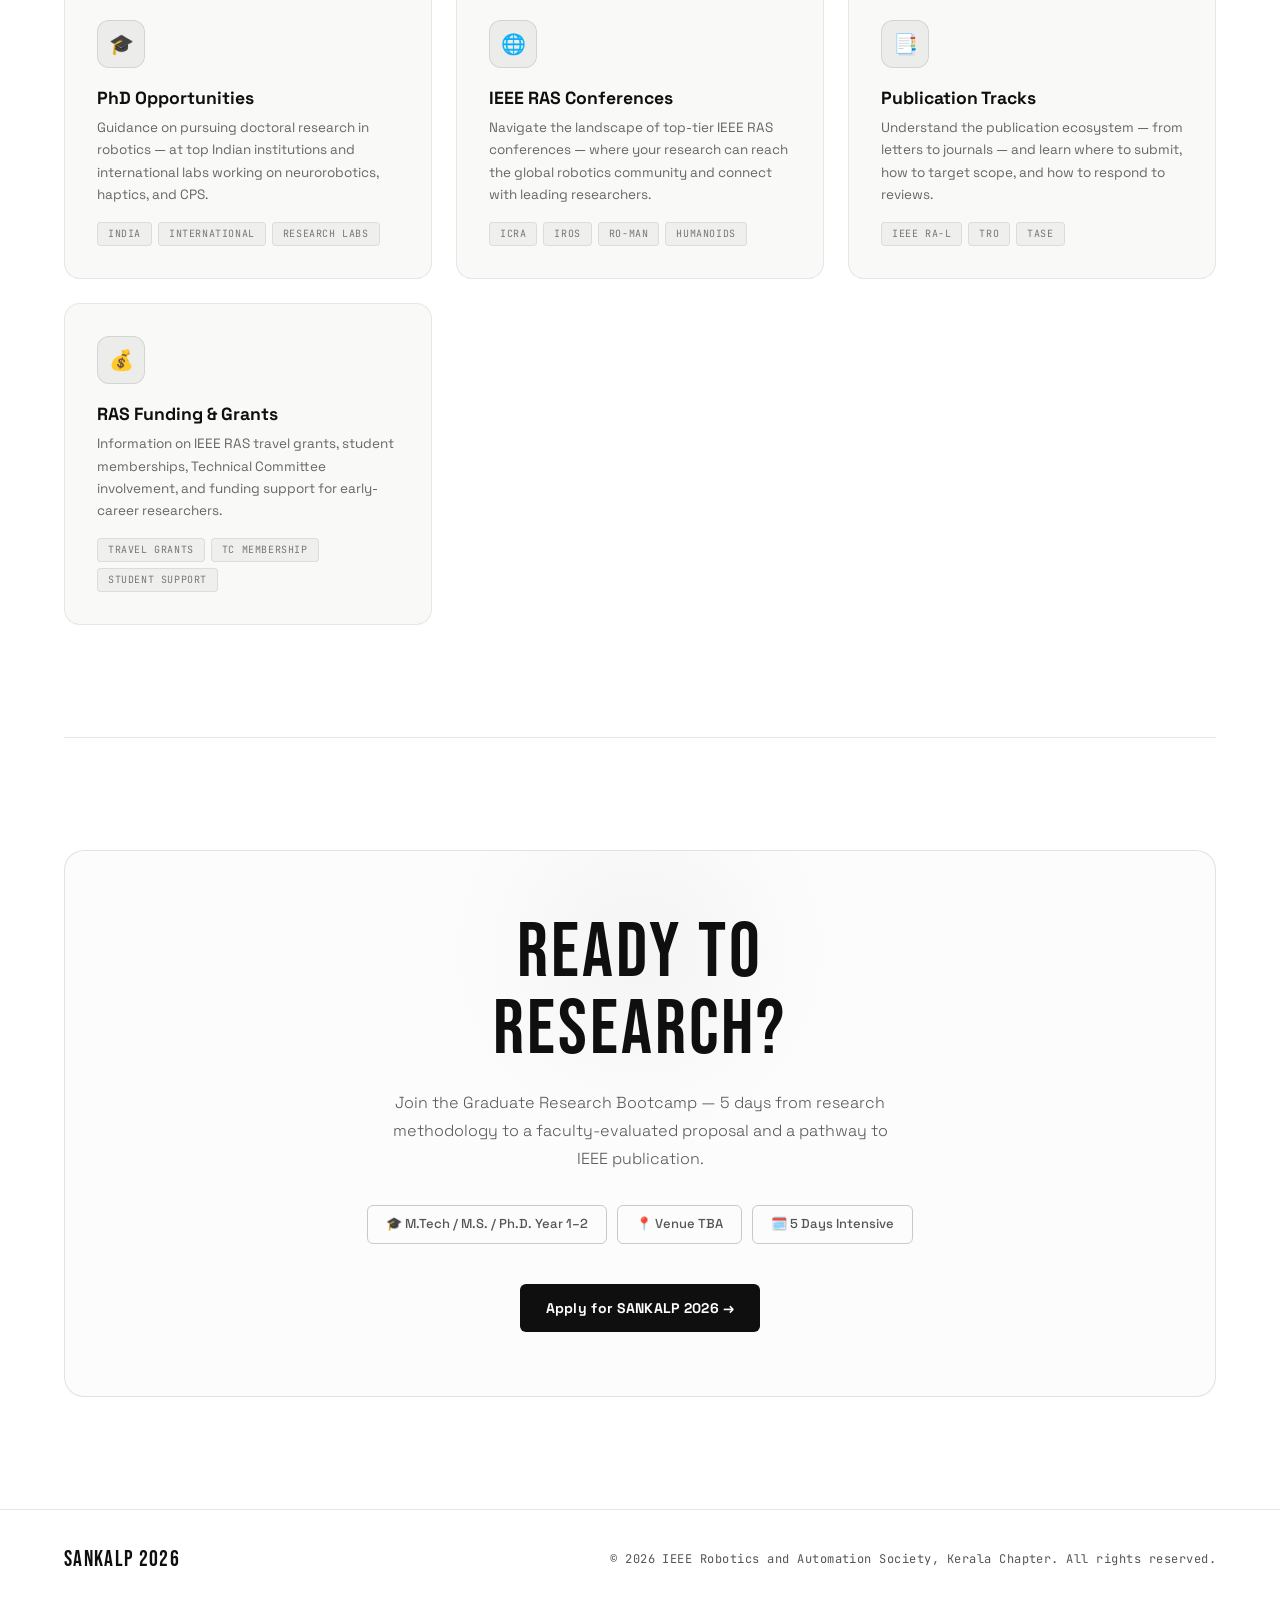
<file: phase3.html>
<!DOCTYPE html>
<html lang="en">
<head>
<meta charset="UTF-8">
<meta name="viewport" content="width=device-width, initial-scale=1.0">
<title>Phase III — Graduate Research Bootcamp | SANKALP 2026</title>
<meta name="description" content="A 5-day intensive research bootcamp for early-stage graduate students in neurorobotics, AI, and intelligent systems. Part of SANKALP 2026 by IEEE RAS Kerala Chapter.">
<link href="https://fonts.googleapis.com/css2?family=Bebas+Neue&family=Space+Grotesk:wght@300;400;500;600;700&family=JetBrains+Mono:wght@400;500&display=swap" rel="stylesheet">
<style>
*, *::before, *::after { box-sizing: border-box; margin: 0; padding: 0; }

:root {
  --white: #0f0f0f;
  --white3: #555555;
  --border: rgba(0,0,0,0.1);
  --border2: rgba(0,0,0,0.2);
  --font-display: 'Bebas Neue', sans-serif;
  --font-body: 'Space Grotesk', sans-serif;
  --font-mono: 'JetBrains Mono', monospace;
}

html { scroll-behavior: smooth; }

body {
  background: #ffffff;
  color: var(--white);
  font-family: var(--font-body);
  font-size: 16px;
  line-height: 1.6;
  overflow-x: hidden;
}

body::after {
  content: '';
  position: fixed;
  inset: 0;
  background-image: url("data:image/svg+xml,%3Csvg viewBox='0 0 256 256' xmlns='http://www.w3.org/2000/svg'%3E%3Cfilter id='noise'%3E%3CfeTurbulence type='fractalNoise' baseFrequency='0.9' numOctaves='4' stitchTiles='stitch'/%3E%3C/filter%3E%3Crect width='100%25' height='100%25' filter='url(%23noise)' opacity='1'/%3E%3C/svg%3E");
  opacity: 0.018;
  pointer-events: none;
  z-index: 9999;
}

/* ── HEADER ── */
#header {
  position: fixed;
  top: 0; left: 0; right: 0;
  z-index: 1000;
  background: rgba(255,255,255,0.94);
  backdrop-filter: blur(20px);
  border-bottom: 1px solid var(--border);
}
.header-container {
  width: 100%;
  padding: 12px 40px;
  display: flex;
  align-items: center;
  justify-content: space-between;
}
.header-left { display: flex; align-items: center; gap: 12px; }
.header-left img { height: 40px; }
.navbar { display: flex; align-items: center; gap: 20px; }
.navbar a { text-decoration: none; color: #555; font-size: 14px; font-weight: 500; transition: color 0.2s; }
.navbar a:hover { color: #000; }
.nav-cta { background: #111 !important; color: #fff !important; padding: 8px 16px; border-radius: 6px; font-weight: 600 !important; }
.nav-cta:hover { background: #333 !important; }

/* ── SHARED ── */
section { position: relative; z-index: 1; padding: 7rem 5%; }

.section-label {
  font-family: var(--font-mono);
  font-size: 11px; font-weight: 500;
  letter-spacing: 0.22em; text-transform: uppercase;
  color: #888; margin-bottom: 1.25rem;
  display: flex; align-items: center; gap: 12px;
}
.section-label::before { content: ''; width: 24px; height: 1px; background: #aaa; flex-shrink: 0; }

.section-title {
  font-family: var(--font-display);
  font-size: clamp(3rem, 6vw, 5.5rem);
  font-weight: 400; line-height: 0.95;
  letter-spacing: 0.04em; color: #0f0f0f;
  margin-bottom: 1.25rem;
}

.section-sub {
  font-size: 1rem; color: #666; font-weight: 300;
  max-width: 560px; margin-bottom: 4rem; line-height: 1.8;
}

.section-divider { position: relative; z-index: 1; height: 1px; background: var(--border); margin: 0 5%; }

.btn-primary {
  display: inline-flex; align-items: center; gap: 8px;
  padding: 13px 26px; background: #0f0f0f; color: #fff;
  text-decoration: none; font-family: var(--font-body);
  font-size: 14px; font-weight: 700; border-radius: 6px;
  transition: all 0.2s; border: none; cursor: pointer; letter-spacing: 0.02em;
}
.btn-primary:hover { background: #333; transform: translateY(-1px); }

.btn-outline {
  display: inline-flex; align-items: center; gap: 8px;
  padding: 13px 26px; border: 1px solid rgba(0,0,0,0.25);
  color: #0f0f0f; text-decoration: none; font-size: 14px;
  font-weight: 500; border-radius: 6px; transition: all 0.2s;
  background: transparent; cursor: pointer;
}
.btn-outline:hover { border-color: rgba(0,0,0,0.5); background: rgba(0,0,0,0.04); }

/* ── REVEAL ── */
.reveal { opacity: 0; transform: translateY(24px); transition: opacity 0.65s ease, transform 0.65s ease; }
.reveal.visible { opacity: 1; transform: translateY(0); }
.reveal-delay-1 { transition-delay: 0.1s; }
.reveal-delay-2 { transition-delay: 0.2s; }
.reveal-delay-3 { transition-delay: 0.3s; }

/* ── HERO ── */
.hero {
  min-height: 100vh; display: flex; flex-direction: column;
  justify-content: flex-end; padding: 0 5% 5rem;
  position: relative; overflow: hidden;
}
.hero-bg-lines {
  position: absolute; inset: 0;
  background-image:
    linear-gradient(rgba(0,0,0,0.04) 1px, transparent 1px),
    linear-gradient(90deg, rgba(0,0,0,0.04) 1px, transparent 1px);
  background-size: 64px 64px; pointer-events: none;
}
.hero-accent-circle {
  position: absolute; top: -200px; right: -200px;
  width: 700px; height: 700px;
  background: radial-gradient(circle, rgba(0,0,0,0.03) 0%, transparent 60%);
  border-radius: 50%; pointer-events: none;
}

.hero-year-label {
  font-family: var(--font-mono); font-size: 12px; color: #555;
  letter-spacing: 0.25em; text-transform: uppercase;
  margin-bottom: 1.5rem; display: flex; align-items: center; gap: 12px;
}
.hero-year-label::before { content: ''; width: 32px; height: 1px; background: #aaa; }

.hero-program-name {
  font-family: var(--font-display);
  font-size: clamp(3.5rem, 7vw, 6.5rem);
  letter-spacing: 0.04em; line-height: 0.92;
  color: #0f0f0f; margin-bottom: 0.5rem;
}
.hero-phase-label {
  font-family: var(--font-mono); font-size: 13px;
  letter-spacing: 0.18em; text-transform: uppercase;
  color: #888; margin-bottom: 1.5rem; padding-left: 4px;
}

.hero-bottom { display: flex; align-items: flex-end; justify-content: space-between; gap: 3rem; flex-wrap: wrap; }
.hero-desc-block { max-width: 520px; }
.hero-desc-block p { font-size: 1.05rem; color: #555; font-weight: 300; line-height: 1.75; margin-bottom: 2rem; }
.hero-actions { display: flex; gap: 10px; flex-wrap: wrap; }

.hero-stats { display: flex; gap: 2.5rem; flex-wrap: wrap; }
.hero-stat-val { font-family: var(--font-display); font-size: 3.5rem; line-height: 1; color: #0f0f0f; }
.hero-stat-label { font-family: var(--font-mono); font-size: 10px; color: #888; letter-spacing: 0.12em; text-transform: uppercase; margin-top: 4px; }

/* ── WHO'S THIS FOR ── */
.audience-grid {
  display: grid; grid-template-columns: 1.1fr 0.9fr;
  gap: 4rem; align-items: start;
}
.audience-copy p { color: #555; margin-bottom: 1.25rem; font-weight: 300; line-height: 1.85; font-size: 1rem; }

.highlight-box {
  background: #f4f4f2; border: 1px solid rgba(0,0,0,0.1);
  border-left: 3px solid #0f0f0f; border-radius: 8px;
  padding: 1.25rem 1.5rem; margin-top: 2rem;
  font-size: 0.95rem; color: #333; font-style: italic; font-weight: 300;
}

.mentor-cards { display: flex; flex-direction: column; gap: 10px; }
.mentor-card {
  display: flex; align-items: flex-start; gap: 14px;
  padding: 16px; border: 1px solid rgba(0,0,0,0.08);
  border-radius: 10px; background: #f9f9f8;
  transition: border-color 0.2s, background 0.2s;
}
.mentor-card:hover { border-color: rgba(0,0,0,0.15); background: #f4f4f2; }
.mentor-icon {
  width: 38px; height: 38px; border-radius: 8px;
  background: rgba(0,0,0,0.05); border: 1px solid rgba(0,0,0,0.1);
  display: flex; align-items: center; justify-content: center;
  font-size: 17px; flex-shrink: 0;
}
.mentor-text h4 { font-size: 13px; font-weight: 700; color: #0f0f0f; margin-bottom: 3px; letter-spacing: 0.02em; }
.mentor-text p { font-size: 12px; color: #777; line-height: 1.5; }

/* ── OUTCOMES ── */
.outcomes-grid {
  display: grid; grid-template-columns: repeat(auto-fit, minmax(200px, 1fr));
  gap: 1.25rem;
}
.outcome-card {
  background: #f9f9f8; border: 1px solid var(--border);
  border-radius: 14px; padding: 1.75rem; text-align: center;
  transition: border-color 0.25s, transform 0.25s;
}
.outcome-card:hover { border-color: var(--border2); transform: translateY(-3px); }
.outcome-icon { font-size: 2rem; margin-bottom: 0.75rem; display: block; }
.outcome-title { font-size: 0.95rem; font-weight: 700; color: var(--white); margin-bottom: 0.5rem; }
.outcome-desc { font-size: 12.5px; color: var(--white3); line-height: 1.6; }

/* ── 5-DAY JOURNEY ── */
.journey-grid { display: flex; flex-direction: column; gap: 0; position: relative; }
.journey-grid::before {
  content: ''; position: absolute; left: 30px; top: 30px; bottom: 30px;
  width: 1px; background: linear-gradient(to bottom, transparent, rgba(0,0,0,0.15) 5%, rgba(0,0,0,0.15) 95%, transparent);
}

.journey-item { display: flex; gap: 2rem; padding: 1.25rem 0; position: relative; }
.journey-num {
  width: 60px; height: 60px; border-radius: 50%;
  background: #fff; border: 1px solid rgba(0,0,0,0.15);
  display: flex; align-items: center; justify-content: center;
  font-family: var(--font-display); font-size: 22px;
  letter-spacing: 0.05em; color: #0f0f0f;
  flex-shrink: 0; z-index: 2; position: relative;
}
.journey-content {
  flex: 1; background: #f9f9f8; border: 1px solid rgba(0,0,0,0.08);
  border-radius: 12px; padding: 1.5rem 1.75rem;
  transition: border-color 0.25s, transform 0.25s;
}
.journey-content:hover { border-color: rgba(0,0,0,0.15); transform: translateX(4px); }

.journey-meta { display: flex; align-items: center; gap: 10px; margin-bottom: 0.6rem; flex-wrap: wrap; }
.journey-title { font-size: 1rem; font-weight: 700; color: #0f0f0f; }
.journey-badge {
  padding: 2px 10px; border-radius: 4px; font-family: var(--font-mono);
  font-size: 10px; font-weight: 500; letter-spacing: 0.1em; text-transform: uppercase;
  background: rgba(0,0,0,0.06); color: #0f0f0f; border: 1px solid rgba(0,0,0,0.15);
}
.badge-research { background: rgba(100,60,180,0.08); color: #5533aa; border: 1px solid rgba(100,60,180,0.2); }

.journey-highlights {
  list-style: none; display: flex; flex-direction: column; gap: 5px; margin-top: 0.5rem;
}
.journey-highlights li { display: flex; align-items: center; gap: 8px; font-size: 13px; color: #555; }
.journey-highlights li::before { content: '→'; color: #0f0f0f; font-size: 11px; flex-shrink: 0; }

/* ── FINAL OUTPUT CALLOUT ── */
.callout-inner {
  background: #f9f9f8; border: 1px solid rgba(0,0,0,0.08);
  border-radius: 20px; padding: 3rem;
  display: grid; grid-template-columns: 1fr 1fr;
  gap: 3.5rem; align-items: start;
}
.callout-left h3 {
  font-family: var(--font-display); font-size: 2.5rem;
  letter-spacing: 0.04em; color: #0f0f0f;
  margin-bottom: 1.25rem; line-height: 1;
}
.callout-left p {
  font-size: 14px; color: #666; line-height: 1.8;
  margin-bottom: 1.25rem; font-weight: 300;
}
.callout-badge {
  display: inline-flex; align-items: center; gap: 8px;
  padding: 7px 14px; background: rgba(0,0,0,0.05);
  border: 1px solid rgba(0,0,0,0.12); border-radius: 6px;
  font-family: var(--font-mono); font-size: 11px; font-weight: 500;
  color: #333; letter-spacing: 0.06em; text-transform: uppercase;
  margin-right: 8px; margin-bottom: 0.5rem;
}

.callout-pillars { display: flex; flex-direction: column; gap: 10px; }
.callout-pillar {
  display: flex; align-items: flex-start; gap: 14px;
  padding: 14px; border: 1px solid rgba(0,0,0,0.08);
  border-radius: 10px; background: #fff; transition: border-color 0.2s;
}
.callout-pillar:hover { border-color: rgba(0,0,0,0.15); }
.callout-pillar-icon {
  width: 36px; height: 36px; border-radius: 8px;
  background: rgba(0,0,0,0.05); border: 1px solid rgba(0,0,0,0.1);
  display: flex; align-items: center; justify-content: center;
  font-size: 15px; flex-shrink: 0;
}
.callout-pillar-text h4 { font-size: 13px; font-weight: 700; color: #0f0f0f; margin-bottom: 2px; }
.callout-pillar-text p { font-size: 12px; color: #777; line-height: 1.5; }

/* ── RESEARCH PATHWAYS ── */
.pathways-grid {
  display: grid; grid-template-columns: repeat(auto-fit, minmax(280px, 1fr));
  gap: 1.5rem;
}
.pathway-card {
  background: #f9f9f8; border: 1px solid rgba(0,0,0,0.08);
  border-radius: 16px; padding: 2rem; position: relative;
  overflow: hidden; transition: border-color 0.3s, transform 0.3s;
}
.pathway-card::before {
  content: ''; position: absolute; top: 0; left: 0; right: 0;
  height: 2px; background: transparent; transition: background 0.3s;
}
.pathway-card:hover { border-color: rgba(0,0,0,0.18); transform: translateY(-4px); }
.pathway-card:hover::before { background: #0f0f0f; }

.pathway-icon {
  width: 48px; height: 48px; background: rgba(0,0,0,0.05);
  border: 1px solid rgba(0,0,0,0.1); border-radius: 12px;
  display: flex; align-items: center; justify-content: center;
  font-size: 20px; margin-bottom: 1.25rem;
}
.pathway-title { font-size: 1.1rem; font-weight: 700; color: #0f0f0f; margin-bottom: 0.5rem; line-height: 1.2; }
.pathway-desc { font-size: 13.5px; color: #666; line-height: 1.65; margin-bottom: 1rem; }
.pathway-tags { display: flex; flex-wrap: wrap; gap: 6px; }
.pathway-tag {
  padding: 3px 10px; background: rgba(0,0,0,0.04);
  border: 1px solid rgba(0,0,0,0.08); border-radius: 4px;
  font-family: var(--font-mono); font-size: 10px; color: #777;
  letter-spacing: 0.06em; text-transform: uppercase;
}

/* ── CTA ── */
.apply-inner {
  background: #fcfcfc; border: 1px solid var(--border);
  border-radius: 20px; padding: 4rem; text-align: center;
  position: relative; overflow: hidden;
}
.apply-inner::before {
  content: ''; position: absolute; top: -100px; left: 50%;
  transform: translateX(-50%); width: 500px; height: 400px;
  background: radial-gradient(circle, rgba(0,0,0,0.03) 0%, transparent 60%);
  border-radius: 50%; pointer-events: none;
}
.apply-title {
  font-family: var(--font-display); font-size: clamp(3rem, 6vw, 5rem);
  letter-spacing: 0.04em; color: var(--white);
  margin-bottom: 1.25rem; position: relative; line-height: 1;
}
.apply-desc {
  color: var(--white3); font-size: 1rem; font-weight: 300;
  max-width: 520px; margin: 0 auto 2rem; position: relative; line-height: 1.75;
}
.eligibility-row {
  display: flex; justify-content: center; gap: 10px;
  flex-wrap: wrap; margin-bottom: 2.5rem; position: relative;
}
.elig-pill {
  padding: 8px 18px; border: 1px solid var(--border2);
  border-radius: 6px; font-size: 13px; color: var(--white3); font-weight: 500;
}
.apply-buttons { display: flex; gap: 12px; justify-content: center; flex-wrap: wrap; position: relative; }

/* ── FOOTER ── */
footer {
  position: relative; z-index: 1; padding: 2rem 5%;
  border-top: 1px solid var(--border);
  display: flex; align-items: center; justify-content: space-between;
  flex-wrap: wrap; gap: 1rem;
}
.footer-logo { font-family: var(--font-display); font-size: 22px; letter-spacing: 0.06em; color: var(--white); }
footer p { font-size: 12px; color: var(--white3); font-family: var(--font-mono); letter-spacing: 0.04em; }

/* ── RESPONSIVE ── */
@media (max-width: 1024px) {
  .hero { padding: 100px 40px 60px; }
  .hero-bottom { flex-direction: column; align-items: flex-start; gap: 2.5rem; }
  .hero-stats { gap: 2rem; }
  .callout-inner, .audience-grid { grid-template-columns: 1fr; gap: 2rem; }
}
@media (max-width: 768px) {
  #header .header-container { padding: 10px 20px; }
  .header-left img { height: 30px; }
  .navbar a:not(.nav-cta) { display: none; }
  .nav-cta { padding: 6px 12px; font-size: 12px; }
  .hero { padding: 90px 20px 40px; justify-content: center; }
  .hero-program-name { font-size: clamp(2.5rem, 9vw, 4.5rem); }
  .hero-desc-block { max-width: 100%; }
  .hero-desc-block p { font-size: 14px; }
  .hero-stats { width: 100%; justify-content: space-between; gap: 1rem; }
  .hero-stat-val { font-size: 2rem; }
  .hero-stat-label { font-size: 9px; }
  section { padding: 4rem 20px; }
  .section-title { font-size: 2.2rem; }
  .section-sub { font-size: 14px; }
  .btn-primary, .btn-outline { padding: 10px 18px; font-size: 13px; }
  .journey-grid::before { left: 26px; }
  .journey-num { width: 52px; height: 52px; font-size: 18px; }
  .pathways-grid { grid-template-columns: 1fr; }
  .callout-inner { padding: 2rem; }
  .apply-inner { padding: 2.5rem 1.5rem; }
  footer { flex-direction: column; align-items: flex-start; gap: 10px; }
}
@media (max-width: 480px) {
  .hero-stat-val { font-size: 1.6rem; }
  .nav-cta { padding: 5px 10px; font-size: 11px; }
}

/* ── ACCENT IMAGE ── */
.accent-image-section {
  position: relative;
  z-index: 1;
  padding: 3rem 5%;
  overflow: hidden;
}
.accent-image-wrap {
  position: relative;
  border-radius: 20px;
  overflow: hidden;
  border: 1px solid rgba(0,0,0,0.08);
  box-shadow: 0 8px 40px rgba(0,0,0,0.06);
}
.accent-image-wrap img {
  display: block;
  width: 100%;
  height: 320px;
  object-fit: cover;
  filter: grayscale(15%) contrast(1.02);
  transition: transform 0.6s ease, filter 0.4s ease;
}
.accent-image-wrap:hover img {
  transform: scale(1.03);
  filter: grayscale(0%) contrast(1.05);
}
.accent-image-caption {
  position: absolute;
  bottom: 0;
  left: 0;
  right: 0;
  padding: 1.5rem 2rem;
  background: linear-gradient(to top, rgba(0,0,0,0.55), transparent);
  color: #fff;
  font-family: var(--font-mono);
  font-size: 10px;
  letter-spacing: 0.18em;
  text-transform: uppercase;
}
@media (max-width: 768px) {
  .accent-image-section { padding: 2rem 20px; }
  .accent-image-wrap img { height: 200px; }
  .accent-image-wrap { border-radius: 14px; }
  .accent-image-caption { padding: 1rem 1.25rem; font-size: 9px; }
}
</style>
</head>
<body>

<!-- HEADER -->
<header id="header">
  <div class="header-container">
    <div class="header-left">
      <a href="index.html"><img src="/assets/RAS main logo.png" alt="IEEE RAS Kerala Chapter"></a>
    </div>
    <nav class="navbar">
      <a href="index.html#about">About</a>
      <a href="index.html#program">Program</a>
      <a href="index.html#tracks">Tracks</a>
      <a href="index.html#bootcamp">Bootcamp</a>
      <a href="apply.html" class="nav-cta">Apply Now</a>
    </nav>
  </div>
</header>

<!-- ═══════════════════════════════════════ -->
<!--                  HERO                  -->
<!-- ═══════════════════════════════════════ -->
<section class="hero" id="home">
  <div class="hero-bg-lines"></div>
  <div class="hero-accent-circle"></div>

  <div class="hero-year-label">SANKALP 2026 · Phase III · Graduate Track</div>

  <div class="hero-program-name">GRADUATE<br>RESEARCH<br>BOOTCAMP</div>
  <div class="hero-phase-label">From Coursework to Active Research</div>

  <div class="hero-bottom">
    <div class="hero-desc-block">
      <p>A 5-day intensive research-oriented program bridging the gap between academic coursework and active robotics research. Mentored by premier institution faculty, GSAC members, and IEEE RAS experts — culminating in evaluated research proposals and a pathway to publication.</p>
      <div class="hero-actions">
        <a href="apply.html" class="btn-primary">Apply Now →</a>
        <a href="#journey" class="btn-outline">View Program</a>
      </div>
    </div>
    <div class="hero-stats">
      <div>
        <div class="hero-stat-val">5</div>
        <div class="hero-stat-label">Days Intensive</div>
      </div>
      <div>
        <div class="hero-stat-val">5</div>
        <div class="hero-stat-label">Expert Mentors</div>
      </div>
      <div>
        <div class="hero-stat-val">PG</div>
        <div class="hero-stat-label">M.Tech / M.S. / Ph.D.</div>
      </div>
    </div>
  </div>
</section>

<div class="section-divider"></div>

<!-- ═══════════════════════════════════════ -->
<!--            WHO'S THIS FOR              -->
<!-- ═══════════════════════════════════════ -->
<section id="audience">
  <div class="section-label">Who's This For</div>
  <h2 class="section-title">THE ELITE<br>RESEARCH<br>EXPERIENCE.</h2>
  <p class="section-sub">Designed exclusively for early-stage graduate students serious about contributing to the global robotics research community.</p>

  <div class="audience-grid">
    <div class="audience-copy reveal">
      <p>This bootcamp is for M.Tech, M.S., and Ph.D. Year 1–2 students who have strong academic foundations but need structured guidance to transition into active research — from identifying problems to formulating proposals to publishing in IEEE venues.</p>
      <p>Every participant leaves with a formal 2-page research proposal evaluated by a faculty panel, and top proposals are selected for poster presentation at the NeuroFrontiers 2027 Conclave.</p>

      <div class="highlight-box">
        "The Graduate Research Bootcamp is the defining element of SANKALP's Main Track — it bridges coursework and active research, preparing participants to contribute to the global robotics research community."
      </div>
    </div>

    <div class="reveal reveal-delay-1">
      <div class="section-label" style="margin-bottom:1.25rem;">Mentorship Panel</div>
      <div class="mentor-cards">
        <div class="mentor-card">
          <div class="mentor-icon">🏛️</div>
          <div class="mentor-text">
            <h4>Host Institution Faculty</h4>
            <p>Core faculty mentors guiding research methodology, experimental design, and proposal evaluation.</p>
          </div>
        </div>
        <div class="mentor-card">
          <div class="mentor-icon">🧑‍🔬</div>
          <div class="mentor-text">
            <h4>GSAC Members</h4>
            <p>Graduate Student Advisory Committee members providing one-on-one mentorship and paper reading facilitation.</p>
          </div>
        </div>
        <div class="mentor-card">
          <div class="mentor-icon">📡</div>
          <div class="mentor-text">
            <h4>IEEE RAS Kerala Chapter Faculty</h4>
            <p>Chapter faculty advisors supporting IEEE writing standards, publication pathways, and career guidance.</p>
          </div>
        </div>
        <div class="mentor-card">
          <div class="mentor-icon">🎓</div>
          <div class="mentor-text">
            <h4>Evaluation Panel</h4>
            <p>A multi-institutional faculty panel evaluates final research proposals.</p>
          </div>
        </div>
      </div>
    </div>
  </div>
</section>

<div class="section-divider"></div>

<!-- ═══════════════════════════════════════ -->
<!--        WHAT YOU'LL WALK AWAY WITH      -->
<!-- ═══════════════════════════════════════ -->
<section id="outcomes">
  <div class="section-label">What You'll Walk Away With</div>
  <h2 class="section-title">NOT JUST<br>KNOWLEDGE.<br>A RESEARCH EDGE.</h2>
  <p class="section-sub">Every participant leaves with tangible research artifacts, skills, and a clear pathway toward IEEE publication and beyond.</p>

  <div class="outcomes-grid">
    <div class="outcome-card reveal">
      <span class="outcome-icon">📄</span>
      <div class="outcome-title">Research Proposal</div>
      <p class="outcome-desc">A formal 2-page proposal — motivation, related work, methodology, expected outcomes, and timeline — evaluated by faculty.</p>
    </div>
    <div class="outcome-card reveal reveal-delay-1">
      <span class="outcome-icon">✍️</span>
      <div class="outcome-title">IEEE Writing Skills</div>
      <p class="outcome-desc">Hands-on experience writing abstracts, introductions, and related work sections to IEEE conference and journal standards.</p>
    </div>
    <div class="outcome-card reveal reveal-delay-2">
      <span class="outcome-icon">📚</span>
      <div class="outcome-title">Paper Reading Ability</div>
      <p class="outcome-desc">Structured methodology for reading and critiquing IEEE RA-L and ICRA papers — problem, method, results, limitations.</p>
    </div>
    <div class="outcome-card reveal reveal-delay-3">
      <span class="outcome-icon">🏆</span>
      <div class="outcome-title">NeuroFrontiers Poster</div>
      <p class="outcome-desc">Top proposals selected for poster presentation at NeuroFrontiers 2027 — with guided poster design and presentation coaching.</p>
    </div>
    <div class="outcome-card reveal reveal-delay-1">
      <span class="outcome-icon">🧭</span>
      <div class="outcome-title">Research Pathway Clarity</div>
      <p class="outcome-desc">A clear map of PhD opportunities, IEEE RAS conferences, publication venues, travel grants, and TC involvement.</p>
    </div>
  </div>
</section>

<!-- ACCENT IMAGE -->
<div class="accent-image-section reveal">
  <div class="accent-image-wrap">
    <img src="/assets/neurorobotics-hero.png" alt="Advanced robotic prosthetic arm with neural interfaces" loading="lazy">
    <div class="accent-image-caption">Graduate Research · Neural Interfaces · IEEE Publication Pathway</div>
  </div>
</div>

<div class="section-divider"></div>

<!-- ═══════════════════════════════════════ -->
<!--           5-DAY JOURNEY                -->
<!-- ═══════════════════════════════════════ -->
<section id="journey">
  <div class="section-label">5-Day Journey</div>
  <h2 class="section-title">5 DAYS.<br>ONE MISSION.</h2>
  <p class="section-sub">A structured progression from research methodology through frontier topics to a formal, faculty-evaluated research proposal.</p>

  <div class="journey-grid">

    <!-- DAY 1 -->
    <div class="journey-item reveal">
      <div class="journey-num">01</div>
      <div class="journey-content">
        <div class="journey-meta">
          <span class="journey-title">Research Methodology in Robotics</span>
          <span class="journey-badge badge-research">Day 1</span>
        </div>
        <ul class="journey-highlights">
          <li>Research problem identification, literature review strategies, and gap analysis</li>
          <li>IEEE paper anatomy — writing abstracts, introductions, and related work sections</li>
          <li>Experimental design, reproducibility, and statistical analysis for robotics</li>
        </ul>
      </div>
    </div>

    <!-- DAY 2 -->
    <div class="journey-item reveal reveal-delay-1">
      <div class="journey-num">02</div>
      <div class="journey-content">
        <div class="journey-meta">
          <span class="journey-title">Advanced Neurorobotics Research Frontiers</span>
          <span class="journey-badge badge-research">Day 2</span>
        </div>
        <ul class="journey-highlights">
          <li>EEG/EMG signal decoding — feature extraction (time, frequency, wavelet) and classification (SVM, CNN, LSTM)</li>
          <li>BCI paradigms: P300, SSVEP, Motor Imagery — and the ethics of neurotechnology</li>
          <li>Neuroprosthetics research: dexterous hands, sensory feedback, exoskeleton control</li>
        </ul>
      </div>
    </div>

    <!-- DAY 3 -->
    <div class="journey-item reveal reveal-delay-2">
      <div class="journey-num">03</div>
      <div class="journey-content">
        <div class="journey-meta">
          <span class="journey-title">AI &amp; Machine Learning for Intelligent Robotics</span>
          <span class="journey-badge badge-research">Day 3</span>
        </div>
        <ul class="journey-highlights">
          <li>Deep learning architectures for EEG/EMG — transfer learning and biosignal data augmentation</li>
          <li>Reinforcement learning for adaptive prosthetic control and sim-to-real transfer</li>
          <li>Hands-on paper reading workshop — 3 recent IEEE RA-L / ICRA papers, GSAC-facilitated</li>
        </ul>
      </div>
    </div>

    <!-- DAY 4 -->
    <div class="journey-item reveal reveal-delay-1">
      <div class="journey-num">04</div>
      <div class="journey-content">
        <div class="journey-meta">
          <span class="journey-title">Research Problem Formulation &amp; Prototyping</span>
          <span class="journey-badge badge-research">Day 4</span>
        </div>
        <ul class="journey-highlights">
          <li>Scoping tractable research questions — gap analysis, feasibility, and 6-month timelines</li>
          <li>Research prototype design principles — instrumentation, logging, and version control</li>
          <li>Team proposal drafting session — 2–3 students per team, mentored by GSAC and faculty</li>
        </ul>
      </div>
    </div>

    <!-- DAY 5 -->
    <div class="journey-item reveal reveal-delay-2">
      <div class="journey-num">05</div>
      <div class="journey-content">
        <div class="journey-meta">
          <span class="journey-title">Presentations &amp; NeuroFrontiers Preparation</span>
          <span class="journey-badge badge-research">Day 5</span>
        </div>
        <ul class="journey-highlights">
          <li>10-minute formal proposal presentations + 5-minute Q&A, evaluated by faculty panel</li>
          <li>Top proposals selected for NeuroFrontiers 2027 poster — with poster design guidance</li>
          <li>IEEE RAS career pathways: PhD opportunities, conferences, publications, and grants</li>
        </ul>
      </div>
    </div>

  </div>
</section>

<div class="section-divider"></div>

<!-- ═══════════════════════════════════════ -->
<!--          THE FINAL OUTPUT              -->
<!-- ═══════════════════════════════════════ -->
<section id="output">
  <div class="section-label">The Final Output</div>
  <h2 class="section-title">PROPOSE.<br>PRESENT.<br>GET SELECTED.</h2>
  <p class="section-sub">The bootcamp culminates in formal research proposal presentations — evaluated by a multi-institutional faculty panel.</p>

  <div class="callout-inner reveal">
    <div class="callout-left">
      <h3>YOUR RESEARCH.<br>THEIR STAGE.</h3>
      <p>Teams of 2–3 graduate students present a 2-page formal research proposal covering motivation, related work, methodology, expected outcomes, and a realistic timeline.</p>
      <p>Proposals are evaluated on novelty, feasibility, methodology, potential impact, and clarity. The best are selected to present as posters at the NeuroFrontiers 2027 Conclave — putting your research in front of the wider IEEE RAS community.</p>
      <div>
        <span class="callout-badge">📄 2-Page Proposal</span>
        <span class="callout-badge">🎤 10 + 5 Min Format</span>
      </div>
    </div>

    <div class="callout-pillars">
      <div class="callout-pillar">
        <div class="callout-pillar-icon">🏛️</div>
        <div class="callout-pillar-text">
          <h4>Host Institution</h4>
          <p>Faculty evaluators from the host institution — guiding novelty and research methodology assessment.</p>
        </div>
      </div>
      <div class="callout-pillar">
        <div class="callout-pillar-icon">🎓</div>
        <div class="callout-pillar-text">
          <h4>Academic Partner</h4>
          <p>Evaluation support ensuring cross-institutional rigor and diverse research perspectives.</p>
        </div>
      </div>
      <div class="callout-pillar">
        <div class="callout-pillar-icon">🔬</div>
        <div class="callout-pillar-text">
          <h4>Research Partner</h4>
          <p>Additional faculty panelists assessing feasibility, impact, and technical soundness.</p>
        </div>
      </div>
      <div class="callout-pillar">
        <div class="callout-pillar-icon">🏆</div>
        <div class="callout-pillar-text">
          <h4>NeuroFrontiers 2027 Selection</h4>
          <p>Top proposals are selected for poster presentation at the NeuroFrontiers Conclave — with design guidance and presentation coaching.</p>
        </div>
      </div>
    </div>
  </div>
</section>

<div class="section-divider"></div>

<!-- ═══════════════════════════════════════ -->
<!--          RESEARCH PATHWAYS             -->
<!-- ═══════════════════════════════════════ -->
<section id="pathways">
  <div class="section-label">Research Pathways</div>
  <h2 class="section-title">WHAT'S<br>BEYOND.</h2>
  <p class="section-sub">The bootcamp doesn't end on Day 5. It opens doors to PhD programs, top-tier conferences, publication venues, and IEEE RAS resources.</p>

  <div class="pathways-grid">
    <div class="pathway-card reveal">
      <div class="pathway-icon">🎓</div>
      <div class="pathway-title">PhD Opportunities</div>
      <p class="pathway-desc">Guidance on pursuing doctoral research in robotics — at top Indian institutions and international labs working on neurorobotics, haptics, and CPS.</p>
      <div class="pathway-tags">
        <span class="pathway-tag">India</span>
        <span class="pathway-tag">International</span>
        <span class="pathway-tag">Research Labs</span>
      </div>
    </div>

    <div class="pathway-card reveal reveal-delay-1">
      <div class="pathway-icon">🌐</div>
      <div class="pathway-title">IEEE RAS Conferences</div>
      <p class="pathway-desc">Navigate the landscape of top-tier IEEE RAS conferences — where your research can reach the global robotics community and connect with leading researchers.</p>
      <div class="pathway-tags">
        <span class="pathway-tag">ICRA</span>
        <span class="pathway-tag">IROS</span>
        <span class="pathway-tag">RO-MAN</span>
        <span class="pathway-tag">Humanoids</span>
      </div>
    </div>

    <div class="pathway-card reveal reveal-delay-2">
      <div class="pathway-icon">📑</div>
      <div class="pathway-title">Publication Tracks</div>
      <p class="pathway-desc">Understand the publication ecosystem — from letters to journals — and learn where to submit, how to target scope, and how to respond to reviews.</p>
      <div class="pathway-tags">
        <span class="pathway-tag">IEEE RA-L</span>
        <span class="pathway-tag">TRO</span>
        <span class="pathway-tag">TASE</span>
      </div>
    </div>

    <div class="pathway-card reveal reveal-delay-1">
      <div class="pathway-icon">💰</div>
      <div class="pathway-title">RAS Funding &amp; Grants</div>
      <p class="pathway-desc">Information on IEEE RAS travel grants, student memberships, Technical Committee involvement, and funding support for early-career researchers.</p>
      <div class="pathway-tags">
        <span class="pathway-tag">Travel Grants</span>
        <span class="pathway-tag">TC Membership</span>
        <span class="pathway-tag">Student Support</span>
      </div>
    </div>
  </div>
</section>

<div class="section-divider"></div>

<!-- ═══════════════════════════════════════ -->
<!--                  CTA                   -->
<!-- ═══════════════════════════════════════ -->
<section id="register">
  <div class="apply-inner reveal">
    <div class="apply-title">READY TO<br>RESEARCH?</div>
    <p class="apply-desc">Join the Graduate Research Bootcamp — 5 days from research methodology to a faculty-evaluated proposal and a pathway to IEEE publication.</p>
    <div class="eligibility-row">
      <span class="elig-pill">🎓 M.Tech / M.S. / Ph.D. Year 1–2</span>
      <span class="elig-pill">📍 Venue TBA</span>
      <span class="elig-pill">🗓️ 5 Days Intensive</span>
    </div>
    <div class="apply-buttons">
      <a href="apply.html" class="btn-primary">Apply for SANKALP 2026 →</a>
    </div>
  </div>
</section>

<!-- FOOTER -->
<footer>
  <div class="footer-logo">SANKALP 2026</div>
  <p>© 2026 IEEE Robotics and Automation Society, Kerala Chapter. All rights reserved.</p>
</footer>

<script>
  const reveals = document.querySelectorAll('.reveal');
  const observer = new IntersectionObserver((entries) => {
    entries.forEach(e => {
      if (e.isIntersecting) {
        e.target.classList.add('visible');
        observer.unobserve(e.target);
      }
    });
  }, { threshold: 0.08, rootMargin: '0px 0px -30px 0px' });
  reveals.forEach(el => observer.observe(el));

  document.querySelectorAll('a[href^="#"]').forEach(a => {
    a.addEventListener('click', e => {
      const target = document.querySelector(a.getAttribute('href'));
      if (target) {
        e.preventDefault();
        target.scrollIntoView({ behavior: 'smooth', block: 'start' });
      }
    });
  });
</script>
</body>
</html>
</file>
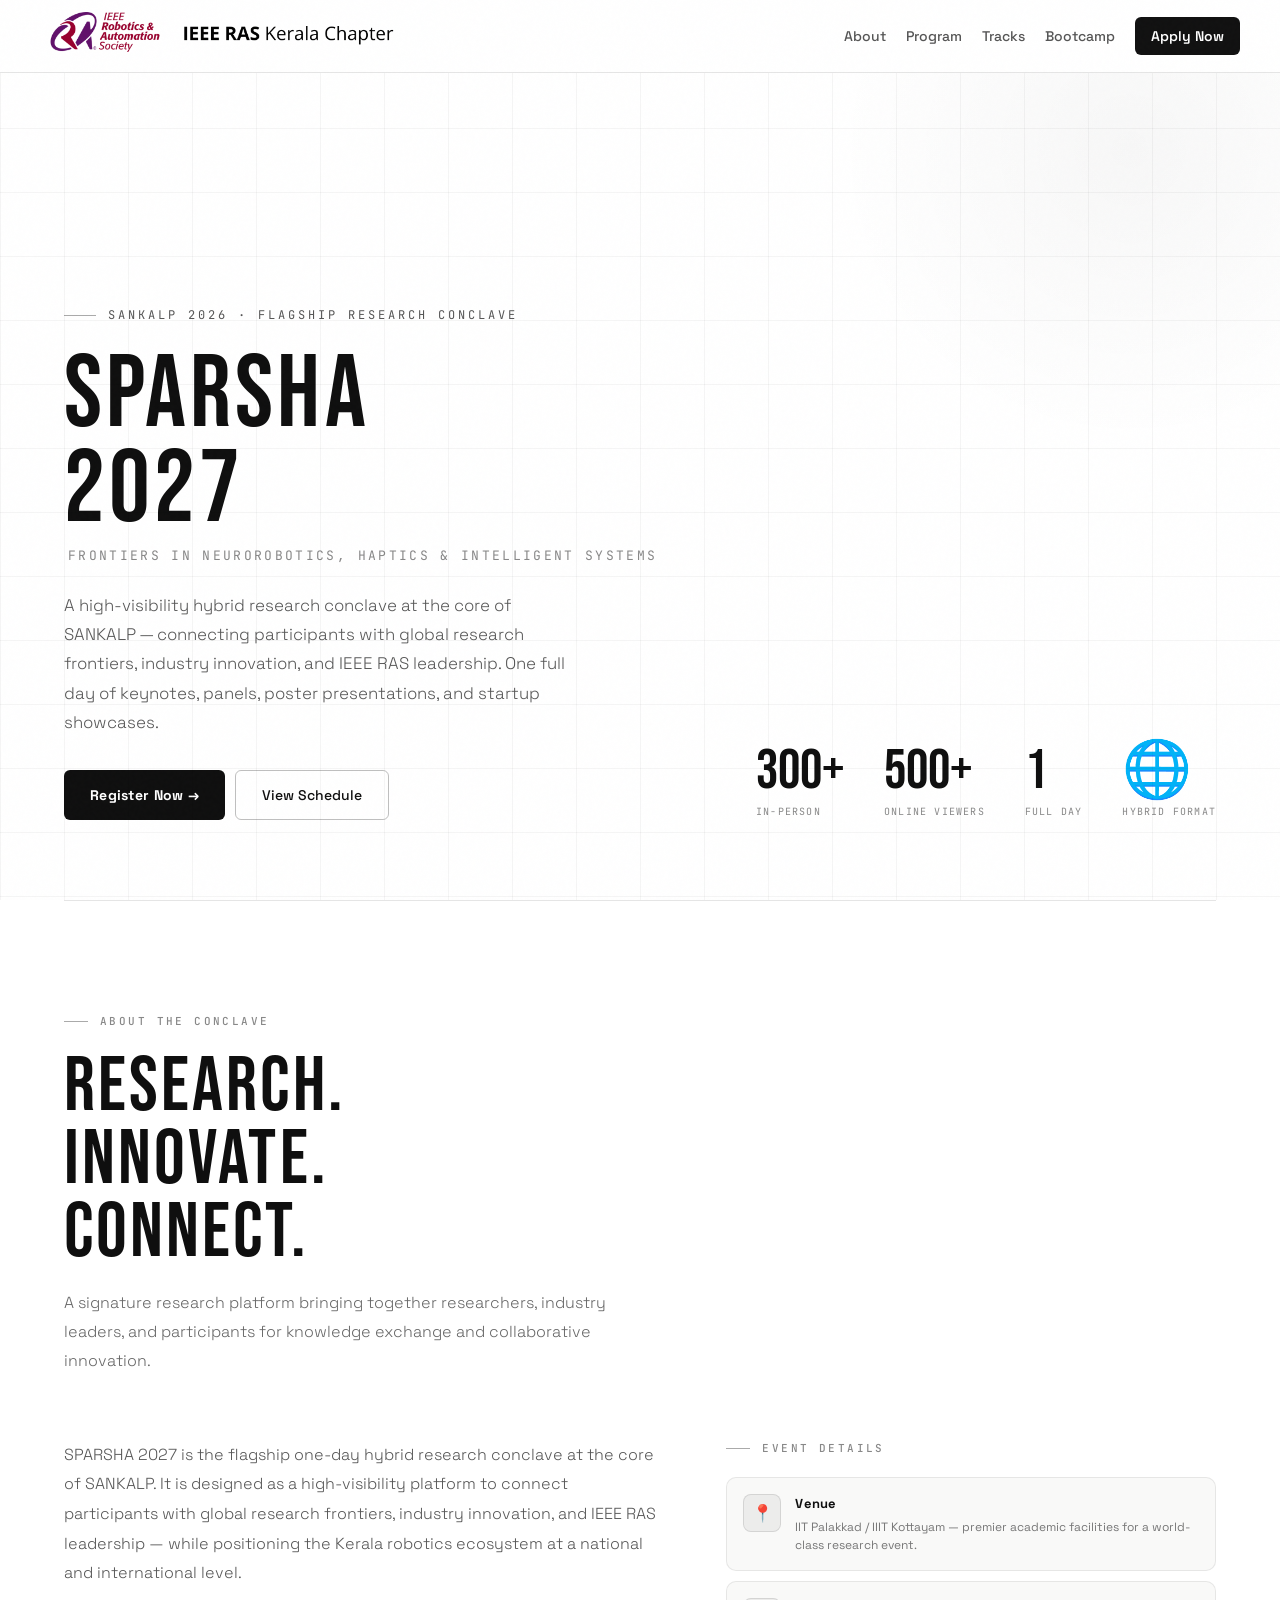
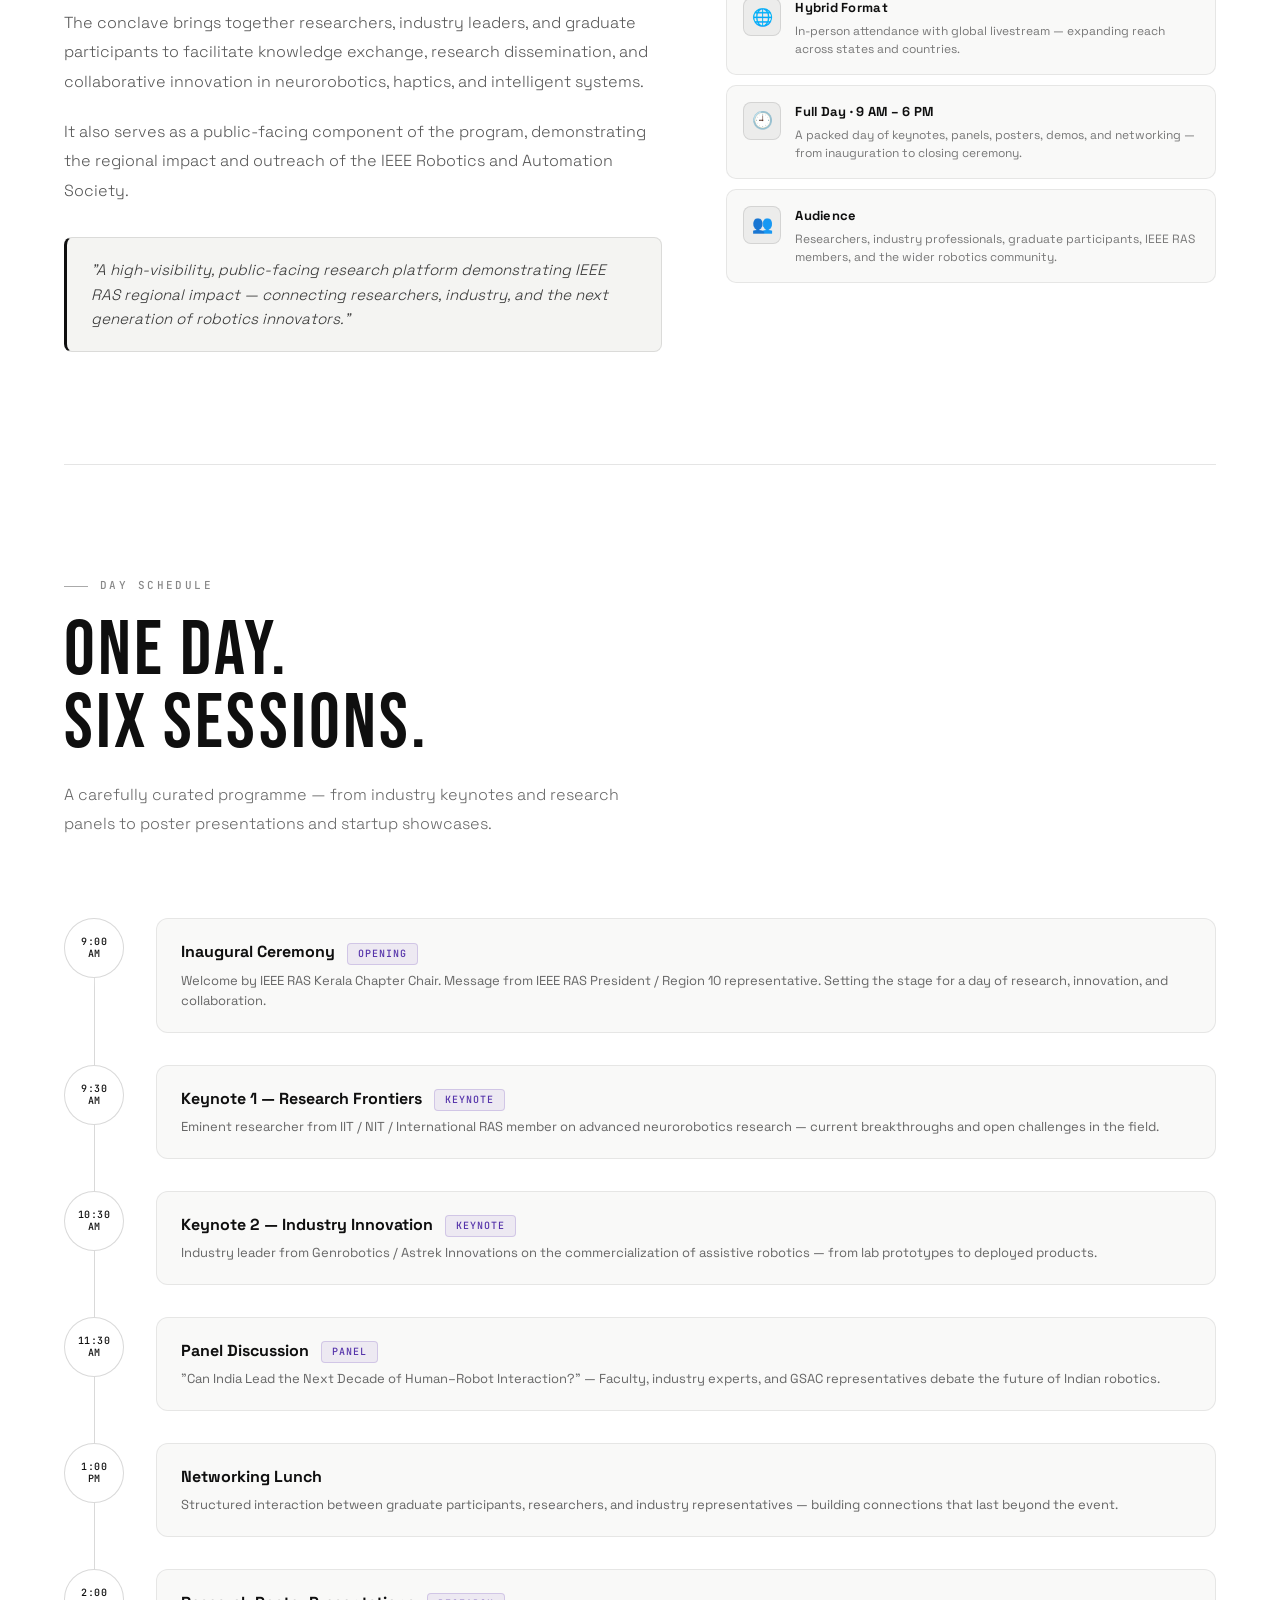
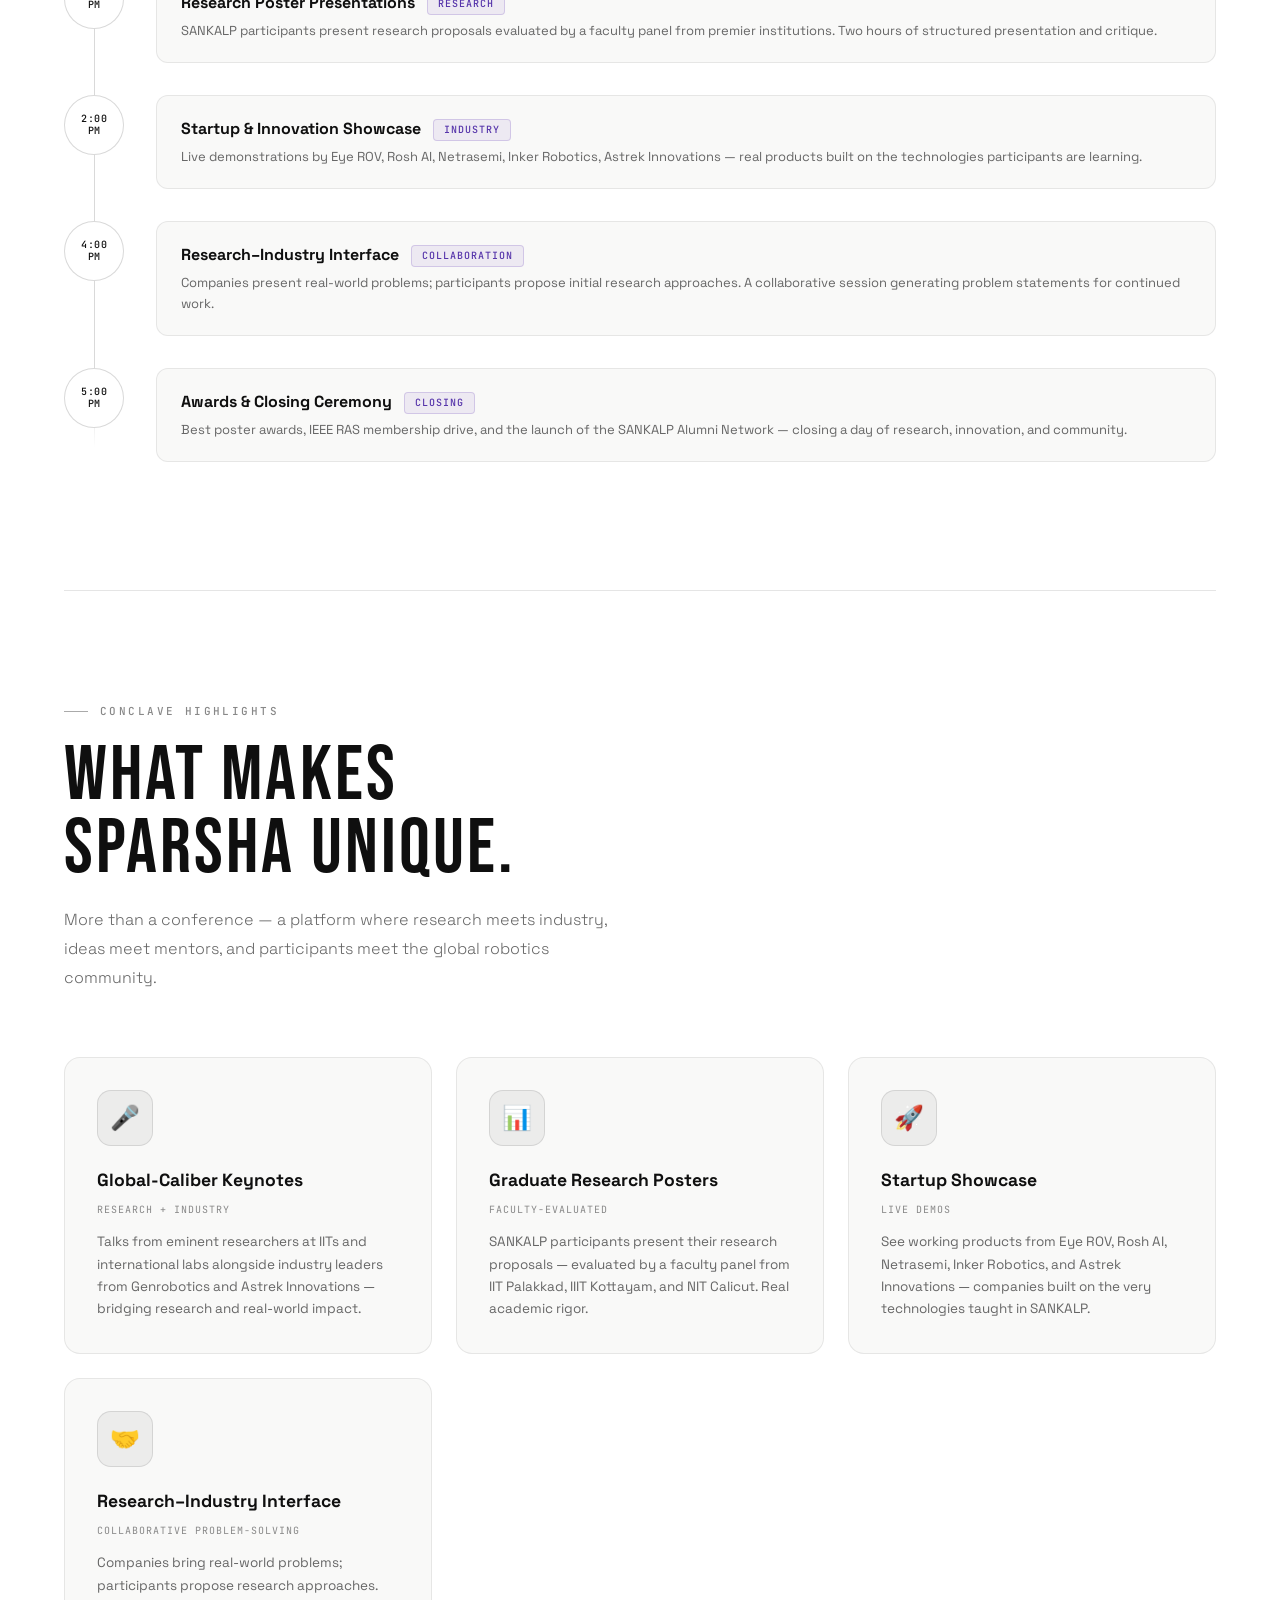
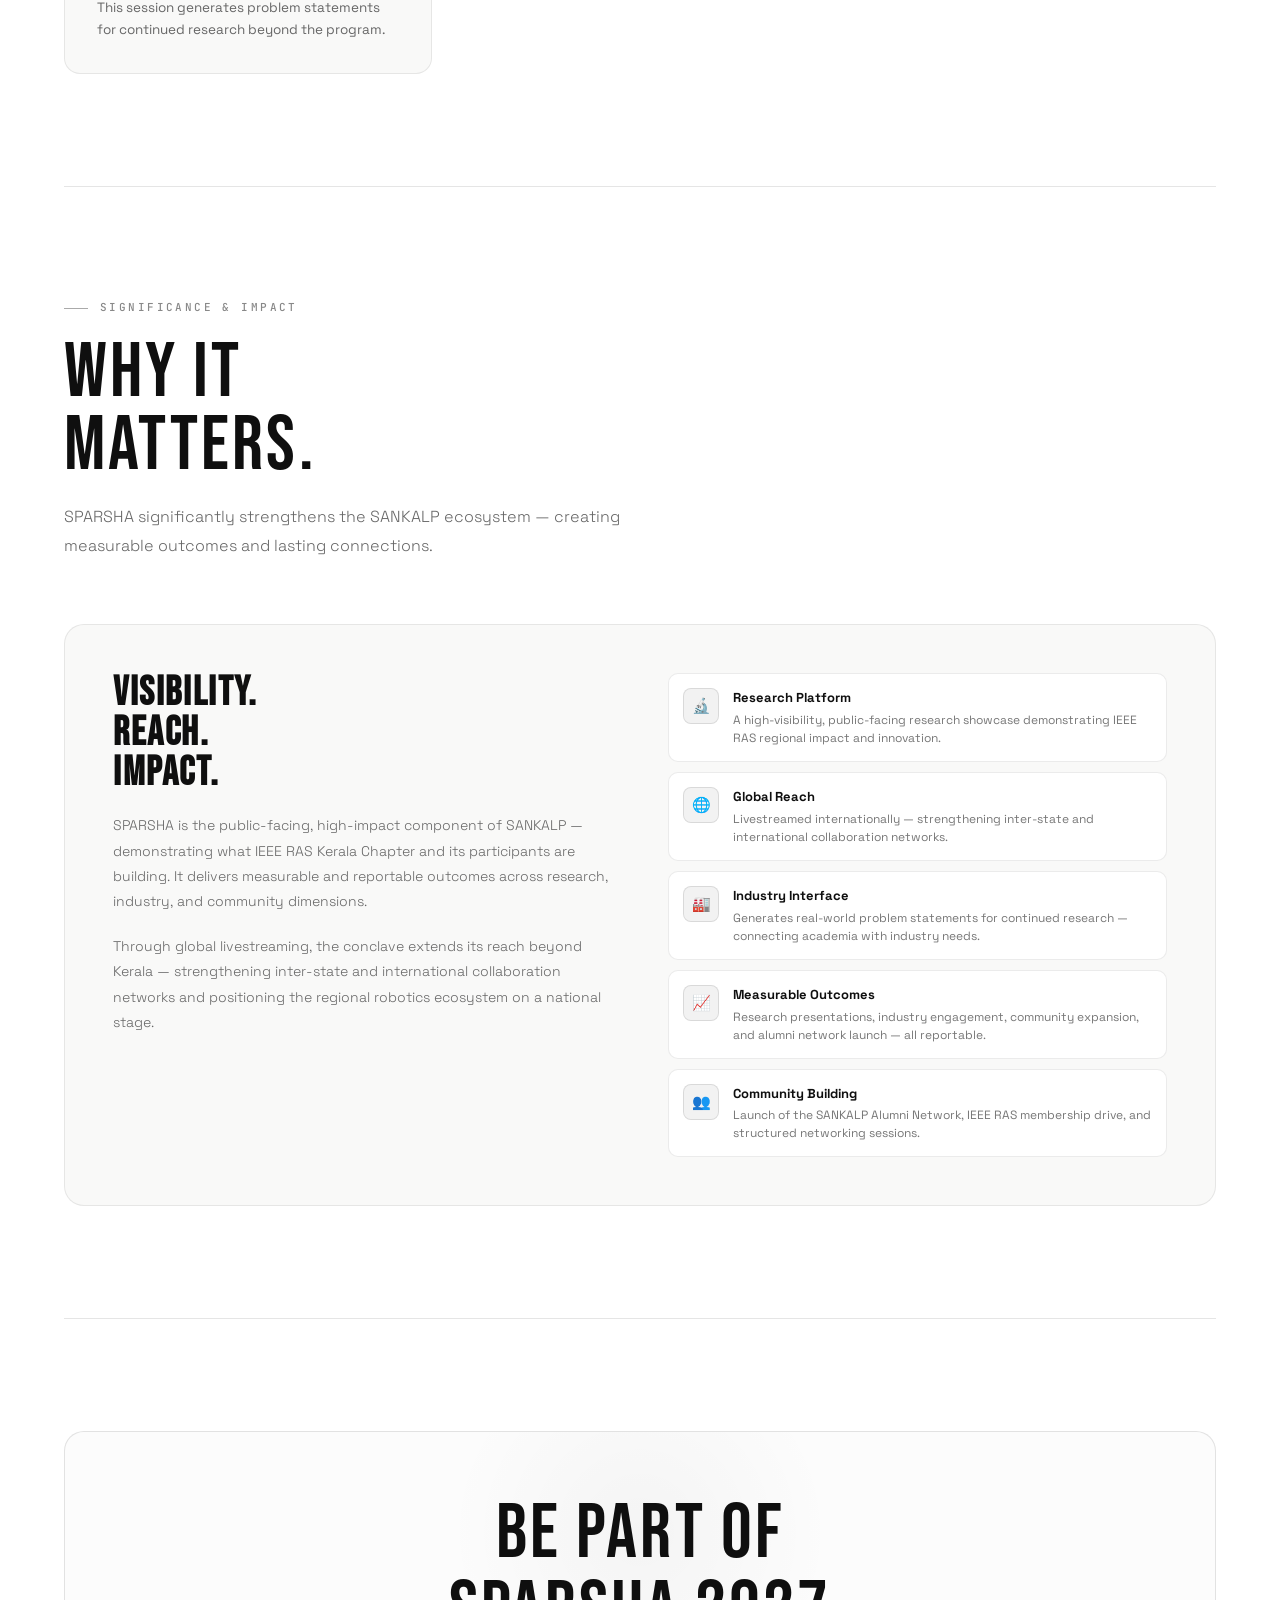
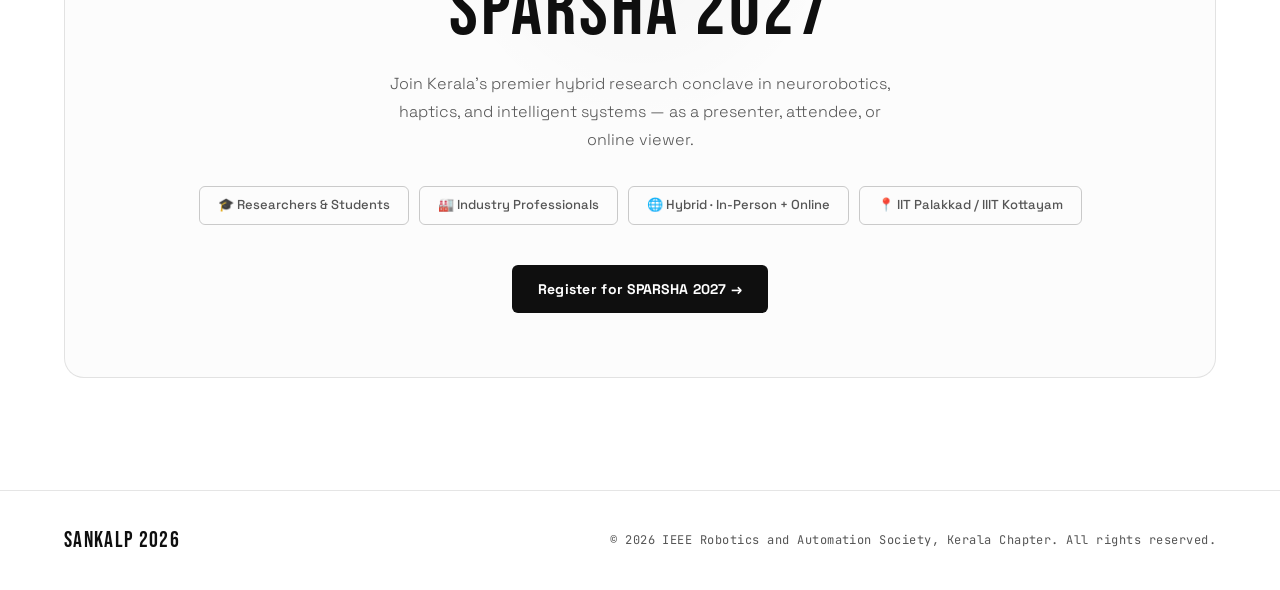
<file: sparsha.html>
<!DOCTYPE html>
<html lang="en">
<head>
<meta charset="UTF-8">
<meta name="viewport" content="width=device-width, initial-scale=1.0">
<title>SPARSHA 2027 — Frontiers in Neurorobotics, Haptics & Intelligent Systems | SANKALP</title>
<meta name="description" content="SPARSHA 2027: A flagship hybrid research conclave by IEEE RAS Kerala Chapter. Keynotes, panel discussions, poster presentations, startup showcase, and industry interface — at IIT Palakkad / IIIT Kottayam.">
<link href="https://fonts.googleapis.com/css2?family=Bebas+Neue&family=Space+Grotesk:wght@300;400;500;600;700&family=JetBrains+Mono:wght@400;500&display=swap" rel="stylesheet">
<style>
*, *::before, *::after { box-sizing: border-box; margin: 0; padding: 0; }

:root {
  --white: #0f0f0f;
  --white3: #555555;
  --border: rgba(0,0,0,0.1);
  --border2: rgba(0,0,0,0.2);
  --font-display: 'Bebas Neue', sans-serif;
  --font-body: 'Space Grotesk', sans-serif;
  --font-mono: 'JetBrains Mono', monospace;
}

html { scroll-behavior: smooth; }

body {
  background: #ffffff;
  color: var(--white);
  font-family: var(--font-body);
  font-size: 16px;
  line-height: 1.6;
  overflow-x: hidden;
}

body::after {
  content: '';
  position: fixed;
  inset: 0;
  background-image: url("data:image/svg+xml,%3Csvg viewBox='0 0 256 256' xmlns='http://www.w3.org/2000/svg'%3E%3Cfilter id='noise'%3E%3CfeTurbulence type='fractalNoise' baseFrequency='0.9' numOctaves='4' stitchTiles='stitch'/%3E%3C/filter%3E%3Crect width='100%25' height='100%25' filter='url(%23noise)' opacity='1'/%3E%3C/svg%3E");
  opacity: 0.018;
  pointer-events: none;
  z-index: 9999;
}

/* ── HEADER ── */
#header {
  position: fixed; top: 0; left: 0; right: 0; z-index: 1000;
  background: rgba(255,255,255,0.94);
  backdrop-filter: blur(20px);
  border-bottom: 1px solid var(--border);
}
.header-container {
  width: 100%; padding: 12px 40px;
  display: flex; align-items: center; justify-content: space-between;
}
.header-left { display: flex; align-items: center; gap: 12px; }
.header-left img { height: 40px; }
.navbar { display: flex; align-items: center; gap: 20px; }
.navbar a { text-decoration: none; color: #555; font-size: 14px; font-weight: 500; transition: color 0.2s; }
.navbar a:hover { color: #000; }
.nav-cta { background: #111 !important; color: #fff !important; padding: 8px 16px; border-radius: 6px; font-weight: 600 !important; }
.nav-cta:hover { background: #333 !important; }

/* ── SHARED ── */
section { position: relative; z-index: 1; padding: 7rem 5%; }

.section-label {
  font-family: var(--font-mono); font-size: 11px; font-weight: 500;
  letter-spacing: 0.22em; text-transform: uppercase; color: #888;
  margin-bottom: 1.25rem; display: flex; align-items: center; gap: 12px;
}
.section-label::before { content: ''; width: 24px; height: 1px; background: #aaa; flex-shrink: 0; }

.section-title {
  font-family: var(--font-display);
  font-size: clamp(3rem, 6vw, 5.5rem);
  font-weight: 400; line-height: 0.95;
  letter-spacing: 0.04em; color: #0f0f0f; margin-bottom: 1.25rem;
}

.section-sub {
  font-size: 1rem; color: #666; font-weight: 300;
  max-width: 560px; margin-bottom: 4rem; line-height: 1.8;
}

.section-divider { position: relative; z-index: 1; height: 1px; background: var(--border); margin: 0 5%; }

.btn-primary {
  display: inline-flex; align-items: center; gap: 8px;
  padding: 13px 26px; background: #0f0f0f; color: #fff;
  text-decoration: none; font-family: var(--font-body);
  font-size: 14px; font-weight: 700; border-radius: 6px;
  transition: all 0.2s; border: none; cursor: pointer; letter-spacing: 0.02em;
}
.btn-primary:hover { background: #333; transform: translateY(-1px); }

.btn-outline {
  display: inline-flex; align-items: center; gap: 8px;
  padding: 13px 26px; border: 1px solid rgba(0,0,0,0.25);
  color: #0f0f0f; text-decoration: none; font-size: 14px;
  font-weight: 500; border-radius: 6px; transition: all 0.2s;
  background: transparent; cursor: pointer;
}
.btn-outline:hover { border-color: rgba(0,0,0,0.5); background: rgba(0,0,0,0.04); }

/* ── REVEAL ── */
.reveal { opacity: 0; transform: translateY(24px); transition: opacity 0.65s ease, transform 0.65s ease; }
.reveal.visible { opacity: 1; transform: translateY(0); }
.reveal-delay-1 { transition-delay: 0.1s; }
.reveal-delay-2 { transition-delay: 0.2s; }
.reveal-delay-3 { transition-delay: 0.3s; }

/* ── HERO ── */
.hero {
  min-height: 100vh; display: flex; flex-direction: column;
  justify-content: flex-end; padding: 0 5% 5rem;
  position: relative; overflow: hidden;
}
.hero-bg-lines {
  position: absolute; inset: 0;
  background-image:
    linear-gradient(rgba(0,0,0,0.04) 1px, transparent 1px),
    linear-gradient(90deg, rgba(0,0,0,0.04) 1px, transparent 1px);
  background-size: 64px 64px; pointer-events: none;
}
.hero-accent-circle {
  position: absolute; top: -200px; right: -200px;
  width: 700px; height: 700px;
  background: radial-gradient(circle, rgba(0,0,0,0.03) 0%, transparent 60%);
  border-radius: 50%; pointer-events: none;
}
.hero-year-label {
  font-family: var(--font-mono); font-size: 12px; color: #555;
  letter-spacing: 0.25em; text-transform: uppercase;
  margin-bottom: 1.5rem; display: flex; align-items: center; gap: 12px;
}
.hero-year-label::before { content: ''; width: 32px; height: 1px; background: #aaa; }

.hero-program-name {
  font-family: var(--font-display);
  font-size: clamp(4rem, 8vw, 7rem);
  letter-spacing: 0.04em; line-height: 0.92;
  color: #0f0f0f; margin-bottom: 0.5rem;
}
.hero-phase-label {
  font-family: var(--font-mono); font-size: 13px;
  letter-spacing: 0.18em; text-transform: uppercase;
  color: #888; margin-bottom: 1.5rem; padding-left: 4px;
}

.hero-bottom { display: flex; align-items: flex-end; justify-content: space-between; gap: 3rem; flex-wrap: wrap; }
.hero-desc-block { max-width: 520px; }
.hero-desc-block p { font-size: 1.05rem; color: #555; font-weight: 300; line-height: 1.75; margin-bottom: 2rem; }
.hero-actions { display: flex; gap: 10px; flex-wrap: wrap; }

.hero-stats { display: flex; gap: 2.5rem; flex-wrap: wrap; }
.hero-stat-val { font-family: var(--font-display); font-size: 3.5rem; line-height: 1; color: #0f0f0f; }
.hero-stat-label { font-family: var(--font-mono); font-size: 10px; color: #888; letter-spacing: 0.12em; text-transform: uppercase; margin-top: 4px; }

/* ── ABOUT (WHAT IS SPARSHA) ── */
.about-grid {
  display: grid; grid-template-columns: 1.1fr 0.9fr;
  gap: 4rem; align-items: start;
}
.about-copy p { color: #555; margin-bottom: 1.25rem; font-weight: 300; line-height: 1.85; font-size: 1rem; }

.highlight-box {
  background: #f4f4f2; border: 1px solid rgba(0,0,0,0.1);
  border-left: 3px solid #0f0f0f; border-radius: 8px;
  padding: 1.25rem 1.5rem; margin-top: 2rem;
  font-size: 0.95rem; color: #333; font-style: italic; font-weight: 300;
}

.info-cards { display: flex; flex-direction: column; gap: 10px; }
.info-card {
  display: flex; align-items: flex-start; gap: 14px;
  padding: 16px; border: 1px solid rgba(0,0,0,0.08);
  border-radius: 10px; background: #f9f9f8;
  transition: border-color 0.2s, background 0.2s;
}
.info-card:hover { border-color: rgba(0,0,0,0.15); background: #f4f4f2; }
.info-icon {
  width: 38px; height: 38px; border-radius: 8px;
  background: rgba(0,0,0,0.05); border: 1px solid rgba(0,0,0,0.1);
  display: flex; align-items: center; justify-content: center;
  font-size: 17px; flex-shrink: 0;
}
.info-text h4 { font-size: 13px; font-weight: 700; color: #0f0f0f; margin-bottom: 3px; letter-spacing: 0.02em; }
.info-text p { font-size: 12px; color: #777; line-height: 1.5; }

/* ── SCHEDULE TIMELINE ── */
.schedule-grid { display: flex; flex-direction: column; gap: 0; position: relative; }
.schedule-grid::before {
  content: ''; position: absolute; left: 30px; top: 30px; bottom: 30px; width: 1px;
  background: linear-gradient(to bottom, transparent, rgba(0,0,0,0.15) 5%, rgba(0,0,0,0.15) 95%, transparent);
}

.schedule-item-row { display: flex; gap: 2rem; padding: 1rem 0; position: relative; }
.schedule-time-circle {
  width: 60px; height: 60px; border-radius: 50%;
  background: #fff; border: 1px solid rgba(0,0,0,0.15);
  display: flex; align-items: center; justify-content: center;
  font-family: var(--font-mono); font-size: 10px; font-weight: 500;
  letter-spacing: 0.05em; color: #0f0f0f; text-align: center;
  flex-shrink: 0; z-index: 2; position: relative; line-height: 1.2;
}
.schedule-content {
  flex: 1; background: #f9f9f8; border: 1px solid rgba(0,0,0,0.08);
  border-radius: 12px; padding: 1.25rem 1.5rem;
  transition: border-color 0.25s, transform 0.25s;
}
.schedule-content:hover { border-color: rgba(0,0,0,0.15); transform: translateX(4px); }
.schedule-content-title { font-size: 1rem; font-weight: 700; color: #0f0f0f; margin-bottom: 0.35rem; }
.schedule-content-desc { font-size: 13px; color: #666; line-height: 1.6; }
.schedule-badge {
  display: inline-block; padding: 2px 10px; border-radius: 4px;
  font-family: var(--font-mono); font-size: 10px; font-weight: 500;
  letter-spacing: 0.1em; text-transform: uppercase;
  background: rgba(100,60,180,0.08); color: #5533aa;
  border: 1px solid rgba(100,60,180,0.2); margin-left: 8px; vertical-align: middle;
}

/* ── HIGHLIGHTS GRID ── */
.highlights-grid {
  display: grid; grid-template-columns: repeat(auto-fit, minmax(280px, 1fr));
  gap: 1.5rem;
}
.highlight-card {
  background: #f9f9f8; border: 1px solid rgba(0,0,0,0.08);
  border-radius: 16px; padding: 2rem; position: relative;
  overflow: hidden; transition: border-color 0.3s, transform 0.3s;
}
.highlight-card::before {
  content: ''; position: absolute; top: 0; left: 0; right: 0;
  height: 2px; background: transparent; transition: background 0.3s;
}
.highlight-card:hover { border-color: rgba(0,0,0,0.18); transform: translateY(-4px); }
.highlight-card:hover::before { background: #0f0f0f; }
.highlight-icon {
  width: 56px; height: 56px; background: rgba(0,0,0,0.05);
  border: 1px solid rgba(0,0,0,0.1); border-radius: 14px;
  display: flex; align-items: center; justify-content: center;
  font-size: 24px; margin-bottom: 1.25rem;
}
.highlight-title { font-size: 1.1rem; font-weight: 700; color: #0f0f0f; margin-bottom: 0.5rem; }
.highlight-sub {
  font-family: var(--font-mono); font-size: 10px; letter-spacing: 0.1em;
  text-transform: uppercase; color: #888; margin-bottom: 0.85rem;
}
.highlight-desc { font-size: 13.5px; color: #666; line-height: 1.65; }

/* ── IMPACT ── */
.impact-inner {
  background: #f9f9f8; border: 1px solid rgba(0,0,0,0.08);
  border-radius: 20px; padding: 3rem;
  display: grid; grid-template-columns: 1fr 1fr;
  gap: 3.5rem; align-items: start;
}
.impact-left h3 {
  font-family: var(--font-display); font-size: 2.5rem;
  letter-spacing: 0.04em; color: #0f0f0f;
  margin-bottom: 1.25rem; line-height: 1;
}
.impact-left p { font-size: 14px; color: #666; line-height: 1.8; margin-bottom: 1.25rem; font-weight: 300; }

.impact-pillars { display: flex; flex-direction: column; gap: 10px; }
.impact-pillar {
  display: flex; align-items: flex-start; gap: 14px;
  padding: 14px; border: 1px solid rgba(0,0,0,0.08);
  border-radius: 10px; background: #fff; transition: border-color 0.2s;
}
.impact-pillar:hover { border-color: rgba(0,0,0,0.15); }
.impact-pillar-icon {
  width: 36px; height: 36px; border-radius: 8px;
  background: rgba(0,0,0,0.05); border: 1px solid rgba(0,0,0,0.1);
  display: flex; align-items: center; justify-content: center;
  font-size: 15px; flex-shrink: 0;
}
.impact-pillar-text h4 { font-size: 13px; font-weight: 700; color: #0f0f0f; margin-bottom: 2px; }
.impact-pillar-text p { font-size: 12px; color: #777; line-height: 1.5; }

/* ── CTA ── */
.apply-inner {
  background: #fcfcfc; border: 1px solid var(--border);
  border-radius: 20px; padding: 4rem; text-align: center;
  position: relative; overflow: hidden;
}
.apply-inner::before {
  content: ''; position: absolute; top: -100px; left: 50%;
  transform: translateX(-50%); width: 500px; height: 400px;
  background: radial-gradient(circle, rgba(0,0,0,0.03) 0%, transparent 60%);
  border-radius: 50%; pointer-events: none;
}
.apply-title {
  font-family: var(--font-display); font-size: clamp(3rem, 6vw, 5rem);
  letter-spacing: 0.04em; color: var(--white);
  margin-bottom: 1.25rem; position: relative; line-height: 1;
}
.apply-desc {
  color: var(--white3); font-size: 1rem; font-weight: 300;
  max-width: 520px; margin: 0 auto 2rem; position: relative; line-height: 1.75;
}
.eligibility-row {
  display: flex; justify-content: center; gap: 10px;
  flex-wrap: wrap; margin-bottom: 2.5rem; position: relative;
}
.elig-pill {
  padding: 8px 18px; border: 1px solid var(--border2);
  border-radius: 6px; font-size: 13px; color: var(--white3); font-weight: 500;
}
.apply-buttons { display: flex; gap: 12px; justify-content: center; flex-wrap: wrap; position: relative; }

/* ── FOOTER ── */
footer {
  position: relative; z-index: 1; padding: 2rem 5%;
  border-top: 1px solid var(--border);
  display: flex; align-items: center; justify-content: space-between;
  flex-wrap: wrap; gap: 1rem;
}
.footer-logo { font-family: var(--font-display); font-size: 22px; letter-spacing: 0.06em; color: var(--white); }
footer p { font-size: 12px; color: var(--white3); font-family: var(--font-mono); letter-spacing: 0.04em; }

/* ── RESPONSIVE ── */
@media (max-width: 1024px) {
  .hero { padding: 100px 40px 60px; }
  .hero-bottom { flex-direction: column; align-items: flex-start; gap: 2.5rem; }
  .hero-stats { gap: 2rem; }
  .impact-inner, .about-grid { grid-template-columns: 1fr; gap: 2rem; }
}
@media (max-width: 768px) {
  #header .header-container { padding: 10px 20px; }
  .header-left img { height: 30px; }
  .navbar a:not(.nav-cta) { display: none; }
  .nav-cta { padding: 6px 12px; font-size: 12px; }
  .hero { padding: 90px 20px 40px; justify-content: center; }
  .hero-program-name { font-size: clamp(3rem, 10vw, 5rem); }
  .hero-desc-block { max-width: 100%; }
  .hero-desc-block p { font-size: 14px; }
  .hero-stats { width: 100%; justify-content: space-between; gap: 1rem; }
  .hero-stat-val { font-size: 2rem; }
  .hero-stat-label { font-size: 9px; }
  section { padding: 4rem 20px; }
  .section-title { font-size: 2.2rem; }
  .section-sub { font-size: 14px; }
  .btn-primary, .btn-outline { padding: 10px 18px; font-size: 13px; }
  .schedule-grid::before { left: 26px; }
  .schedule-time-circle { width: 52px; height: 52px; font-size: 9px; }
  .highlights-grid { grid-template-columns: 1fr; }
  .impact-inner { padding: 2rem; }
  .apply-inner { padding: 2.5rem 1.5rem; }
  footer { flex-direction: column; align-items: flex-start; gap: 10px; }
}
@media (max-width: 480px) {
  .hero-stat-val { font-size: 1.6rem; }
  .nav-cta { padding: 5px 10px; font-size: 11px; }
}
</style>
</head>
<body>

<!-- HEADER -->
<header id="header">
  <div class="header-container">
    <div class="header-left">
      <a href="index.html"><img src="/assets/RAS main logo.png" alt="IEEE RAS Kerala Chapter"></a>
    </div>
    <nav class="navbar">
      <a href="index.html#about">About</a>
      <a href="index.html#program">Program</a>
      <a href="index.html#tracks">Tracks</a>
      <a href="index.html#bootcamp">Bootcamp</a>
      <a href="apply.html" class="nav-cta">Apply Now</a>
    </nav>
  </div>
</header>

<!-- ═══════════════════════════════════════ -->
<!--                  HERO                  -->
<!-- ═══════════════════════════════════════ -->
<section class="hero" id="home">
  <div class="hero-bg-lines"></div>
  <div class="hero-accent-circle"></div>

  <div class="hero-year-label">SANKALP 2026 · Flagship Research Conclave</div>

  <div class="hero-program-name">SPARSHA<br>2027</div>
  <div class="hero-phase-label">Frontiers in Neurorobotics, Haptics &amp; Intelligent Systems</div>

  <div class="hero-bottom">
    <div class="hero-desc-block">
      <p>A high-visibility hybrid research conclave at the core of SANKALP — connecting participants with global research frontiers, industry innovation, and IEEE RAS leadership. One full day of keynotes, panels, poster presentations, and startup showcases.</p>
      <div class="hero-actions">
        <a href="apply.html" class="btn-primary">Register Now →</a>
        <a href="#schedule" class="btn-outline">View Schedule</a>
      </div>
    </div>
    <div class="hero-stats">
      <div>
        <div class="hero-stat-val">300+</div>
        <div class="hero-stat-label">In-Person</div>
      </div>
      <div>
        <div class="hero-stat-val">500+</div>
        <div class="hero-stat-label">Online Viewers</div>
      </div>
      <div>
        <div class="hero-stat-val">1</div>
        <div class="hero-stat-label">Full Day</div>
      </div>
      <div>
        <div class="hero-stat-val">🌐</div>
        <div class="hero-stat-label">Hybrid Format</div>
      </div>
    </div>
  </div>
</section>

<div class="section-divider"></div>

<!-- ═══════════════════════════════════════ -->
<!--           WHAT IS SPARSHA              -->
<!-- ═══════════════════════════════════════ -->
<section id="about">
  <div class="section-label">About the Conclave</div>
  <h2 class="section-title">RESEARCH.<br>INNOVATE.<br>CONNECT.</h2>
  <p class="section-sub">A signature research platform bringing together researchers, industry leaders, and participants for knowledge exchange and collaborative innovation.</p>

  <div class="about-grid">
    <div class="about-copy reveal">
      <p>SPARSHA 2027 is the flagship one-day hybrid research conclave at the core of SANKALP. It is designed as a high-visibility platform to connect participants with global research frontiers, industry innovation, and IEEE RAS leadership — while positioning the Kerala robotics ecosystem at a national and international level.</p>
      <p>The conclave brings together researchers, industry leaders, and graduate participants to facilitate knowledge exchange, research dissemination, and collaborative innovation in neurorobotics, haptics, and intelligent systems.</p>
      <p>It also serves as a public-facing component of the program, demonstrating the regional impact and outreach of the IEEE Robotics and Automation Society.</p>

      <div class="highlight-box">
        "A high-visibility, public-facing research platform demonstrating IEEE RAS regional impact — connecting researchers, industry, and the next generation of robotics innovators."
      </div>
    </div>

    <div class="reveal reveal-delay-1">
      <div class="section-label" style="margin-bottom:1.25rem;">Event Details</div>
      <div class="info-cards">
        <div class="info-card">
          <div class="info-icon">📍</div>
          <div class="info-text">
            <h4>Venue</h4>
            <p>IIT Palakkad / IIIT Kottayam — premier academic facilities for a world-class research event.</p>
          </div>
        </div>
        <div class="info-card">
          <div class="info-icon">🌐</div>
          <div class="info-text">
            <h4>Hybrid Format</h4>
            <p>In-person attendance with global livestream — expanding reach across states and countries.</p>
          </div>
        </div>
        <div class="info-card">
          <div class="info-icon">🕘</div>
          <div class="info-text">
            <h4>Full Day · 9 AM – 6 PM</h4>
            <p>A packed day of keynotes, panels, posters, demos, and networking — from inauguration to closing ceremony.</p>
          </div>
        </div>
        <div class="info-card">
          <div class="info-icon">👥</div>
          <div class="info-text">
            <h4>Audience</h4>
            <p>Researchers, industry professionals, graduate participants, IEEE RAS members, and the wider robotics community.</p>
          </div>
        </div>
      </div>
    </div>
  </div>
</section>

<div class="section-divider"></div>

<!-- ═══════════════════════════════════════ -->
<!--            DAY SCHEDULE                -->
<!-- ═══════════════════════════════════════ -->
<section id="schedule">
  <div class="section-label">Day Schedule</div>
  <h2 class="section-title">ONE DAY.<br>SIX SESSIONS.</h2>
  <p class="section-sub">A carefully curated programme — from industry keynotes and research panels to poster presentations and startup showcases.</p>

  <div class="schedule-grid">
    <div class="schedule-item-row reveal">
      <div class="schedule-time-circle">9:00<br>AM</div>
      <div class="schedule-content">
        <div class="schedule-content-title">Inaugural Ceremony <span class="schedule-badge">Opening</span></div>
        <p class="schedule-content-desc">Welcome by IEEE RAS Kerala Chapter Chair. Message from IEEE RAS President / Region 10 representative. Setting the stage for a day of research, innovation, and collaboration.</p>
      </div>
    </div>

    <div class="schedule-item-row reveal reveal-delay-1">
      <div class="schedule-time-circle">9:30<br>AM</div>
      <div class="schedule-content">
        <div class="schedule-content-title">Keynote 1 — Research Frontiers <span class="schedule-badge">Keynote</span></div>
        <p class="schedule-content-desc">Eminent researcher from IIT / NIT / International RAS member on advanced neurorobotics research — current breakthroughs and open challenges in the field.</p>
      </div>
    </div>

    <div class="schedule-item-row reveal reveal-delay-2">
      <div class="schedule-time-circle">10:30<br>AM</div>
      <div class="schedule-content">
        <div class="schedule-content-title">Keynote 2 — Industry Innovation <span class="schedule-badge">Keynote</span></div>
        <p class="schedule-content-desc">Industry leader from Genrobotics / Astrek Innovations on the commercialization of assistive robotics — from lab prototypes to deployed products.</p>
      </div>
    </div>

    <div class="schedule-item-row reveal reveal-delay-1">
      <div class="schedule-time-circle">11:30<br>AM</div>
      <div class="schedule-content">
        <div class="schedule-content-title">Panel Discussion <span class="schedule-badge">Panel</span></div>
        <p class="schedule-content-desc">"Can India Lead the Next Decade of Human–Robot Interaction?" — Faculty, industry experts, and GSAC representatives debate the future of Indian robotics.</p>
      </div>
    </div>

    <div class="schedule-item-row reveal reveal-delay-2">
      <div class="schedule-time-circle">1:00<br>PM</div>
      <div class="schedule-content">
        <div class="schedule-content-title">Networking Lunch</div>
        <p class="schedule-content-desc">Structured interaction between graduate participants, researchers, and industry representatives — building connections that last beyond the event.</p>
      </div>
    </div>

    <div class="schedule-item-row reveal reveal-delay-1">
      <div class="schedule-time-circle">2:00<br>PM</div>
      <div class="schedule-content">
        <div class="schedule-content-title">Research Poster Presentations <span class="schedule-badge">Research</span></div>
        <p class="schedule-content-desc">SANKALP participants present research proposals evaluated by a faculty panel from premier institutions. Two hours of structured presentation and critique.</p>
      </div>
    </div>

    <div class="schedule-item-row reveal reveal-delay-2">
      <div class="schedule-time-circle">2:00<br>PM</div>
      <div class="schedule-content">
        <div class="schedule-content-title">Startup &amp; Innovation Showcase <span class="schedule-badge">Industry</span></div>
        <p class="schedule-content-desc">Live demonstrations by Eye ROV, Rosh AI, Netrasemi, Inker Robotics, Astrek Innovations — real products built on the technologies participants are learning.</p>
      </div>
    </div>

    <div class="schedule-item-row reveal reveal-delay-1">
      <div class="schedule-time-circle">4:00<br>PM</div>
      <div class="schedule-content">
        <div class="schedule-content-title">Research–Industry Interface <span class="schedule-badge">Collaboration</span></div>
        <p class="schedule-content-desc">Companies present real-world problems; participants propose initial research approaches. A collaborative session generating problem statements for continued work.</p>
      </div>
    </div>

    <div class="schedule-item-row reveal reveal-delay-2">
      <div class="schedule-time-circle">5:00<br>PM</div>
      <div class="schedule-content">
        <div class="schedule-content-title">Awards &amp; Closing Ceremony <span class="schedule-badge">Closing</span></div>
        <p class="schedule-content-desc">Best poster awards, IEEE RAS membership drive, and the launch of the SANKALP Alumni Network — closing a day of research, innovation, and community.</p>
      </div>
    </div>
  </div>
</section>

<div class="section-divider"></div>

<!-- ═══════════════════════════════════════ -->
<!--             HIGHLIGHTS                 -->
<!-- ═══════════════════════════════════════ -->
<section id="highlights">
  <div class="section-label">Conclave Highlights</div>
  <h2 class="section-title">WHAT MAKES<br>SPARSHA UNIQUE.</h2>
  <p class="section-sub">More than a conference — a platform where research meets industry, ideas meet mentors, and participants meet the global robotics community.</p>

  <div class="highlights-grid">
    <div class="highlight-card reveal">
      <div class="highlight-icon">🎤</div>
      <div class="highlight-title">Global-Caliber Keynotes</div>
      <div class="highlight-sub">Research + Industry</div>
      <p class="highlight-desc">Talks from eminent researchers at IITs and international labs alongside industry leaders from Genrobotics and Astrek Innovations — bridging research and real-world impact.</p>
    </div>

    <div class="highlight-card reveal reveal-delay-1">
      <div class="highlight-icon">📊</div>
      <div class="highlight-title">Graduate Research Posters</div>
      <div class="highlight-sub">Faculty-Evaluated</div>
      <p class="highlight-desc">SANKALP participants present their research proposals — evaluated by a faculty panel from IIT Palakkad, IIIT Kottayam, and NIT Calicut. Real academic rigor.</p>
    </div>

    <div class="highlight-card reveal reveal-delay-2">
      <div class="highlight-icon">🚀</div>
      <div class="highlight-title">Startup Showcase</div>
      <div class="highlight-sub">Live Demos</div>
      <p class="highlight-desc">See working products from Eye ROV, Rosh AI, Netrasemi, Inker Robotics, and Astrek Innovations — companies built on the very technologies taught in SANKALP.</p>
    </div>

    <div class="highlight-card reveal reveal-delay-1">
      <div class="highlight-icon">🤝</div>
      <div class="highlight-title">Research–Industry Interface</div>
      <div class="highlight-sub">Collaborative Problem-Solving</div>
      <p class="highlight-desc">Companies bring real-world problems; participants propose research approaches. This session generates problem statements for continued research beyond the program.</p>
    </div>
  </div>
</section>

<div class="section-divider"></div>

<!-- ═══════════════════════════════════════ -->
<!--         SIGNIFICANCE & IMPACT          -->
<!-- ═══════════════════════════════════════ -->
<section id="impact">
  <div class="section-label">Significance &amp; Impact</div>
  <h2 class="section-title">WHY IT<br>MATTERS.</h2>
  <p class="section-sub">SPARSHA significantly strengthens the SANKALP ecosystem — creating measurable outcomes and lasting connections.</p>

  <div class="impact-inner reveal">
    <div class="impact-left">
      <h3>VISIBILITY.<br>REACH.<br>IMPACT.</h3>
      <p>SPARSHA is the public-facing, high-impact component of SANKALP — demonstrating what IEEE RAS Kerala Chapter and its participants are building. It delivers measurable and reportable outcomes across research, industry, and community dimensions.</p>
      <p>Through global livestreaming, the conclave extends its reach beyond Kerala — strengthening inter-state and international collaboration networks and positioning the regional robotics ecosystem on a national stage.</p>
    </div>

    <div class="impact-pillars">
      <div class="impact-pillar">
        <div class="impact-pillar-icon">🔬</div>
        <div class="impact-pillar-text">
          <h4>Research Platform</h4>
          <p>A high-visibility, public-facing research showcase demonstrating IEEE RAS regional impact and innovation.</p>
        </div>
      </div>
      <div class="impact-pillar">
        <div class="impact-pillar-icon">🌐</div>
        <div class="impact-pillar-text">
          <h4>Global Reach</h4>
          <p>Livestreamed internationally — strengthening inter-state and international collaboration networks.</p>
        </div>
      </div>
      <div class="impact-pillar">
        <div class="impact-pillar-icon">🏭</div>
        <div class="impact-pillar-text">
          <h4>Industry Interface</h4>
          <p>Generates real-world problem statements for continued research — connecting academia with industry needs.</p>
        </div>
      </div>
      <div class="impact-pillar">
        <div class="impact-pillar-icon">📈</div>
        <div class="impact-pillar-text">
          <h4>Measurable Outcomes</h4>
          <p>Research presentations, industry engagement, community expansion, and alumni network launch — all reportable.</p>
        </div>
      </div>
      <div class="impact-pillar">
        <div class="impact-pillar-icon">👥</div>
        <div class="impact-pillar-text">
          <h4>Community Building</h4>
          <p>Launch of the SANKALP Alumni Network, IEEE RAS membership drive, and structured networking sessions.</p>
        </div>
      </div>
    </div>
  </div>
</section>

<div class="section-divider"></div>

<!-- ═══════════════════════════════════════ -->
<!--                  CTA                   -->
<!-- ═══════════════════════════════════════ -->
<section id="register">
  <div class="apply-inner reveal">
    <div class="apply-title">BE PART OF<br>SPARSHA 2027</div>
    <p class="apply-desc">Join Kerala's premier hybrid research conclave in neurorobotics, haptics, and intelligent systems — as a presenter, attendee, or online viewer.</p>
    <div class="eligibility-row">
      <span class="elig-pill">🎓 Researchers &amp; Students</span>
      <span class="elig-pill">🏭 Industry Professionals</span>
      <span class="elig-pill">🌐 Hybrid · In-Person + Online</span>
      <span class="elig-pill">📍 IIT Palakkad / IIIT Kottayam</span>
    </div>
    <div class="apply-buttons">
      <a href="apply.html" class="btn-primary">Register for SPARSHA 2027 →</a>
    </div>
  </div>
</section>

<!-- FOOTER -->
<footer>
  <div class="footer-logo">SANKALP 2026</div>
  <p>© 2026 IEEE Robotics and Automation Society, Kerala Chapter. All rights reserved.</p>
</footer>

<script>
  const reveals = document.querySelectorAll('.reveal');
  const observer = new IntersectionObserver((entries) => {
    entries.forEach(e => {
      if (e.isIntersecting) {
        e.target.classList.add('visible');
        observer.unobserve(e.target);
      }
    });
  }, { threshold: 0.08, rootMargin: '0px 0px -30px 0px' });
  reveals.forEach(el => observer.observe(el));

  document.querySelectorAll('a[href^="#"]').forEach(a => {
    a.addEventListener('click', e => {
      const target = document.querySelector(a.getAttribute('href'));
      if (target) {
        e.preventDefault();
        target.scrollIntoView({ behavior: 'smooth', block: 'start' });
      }
    });
  });
</script>
</body>
</html>
</file>
<file: sankalp.css>
*, *::before, *::after { box-sizing: border-box; margin: 0; padding: 0; }

:root {
  --black: #0a0a0a;
  --black2: #1a1a1a;
  --black3: #2a2a2a;
  --black4: #3a3a3a;
  --white: #0f0f0f;
  --white2: #1c1c1c;
  --white3: #555555;
  --accent: #0a0a0a;
  --accent2: #333333;
  --accent-dim: rgba(0,0,0,0.06);
  --accent-border: rgba(0,0,0,0.15);
  --red: #cc2200;
  --blue: #0066cc;
  --border: rgba(0,0,0,0.1);
  --border2: rgba(0,0,0,0.2);
  --bg: #ffffff;
  --bg2: #f7f7f5;
  --bg3: #f0efec;
  --font-display: 'Bebas Neue', sans-serif;
  --font-body: 'Space Grotesk', sans-serif;
  --font-mono: 'JetBrains Mono', monospace;
}

html { scroll-behavior: smooth; }

body {
  background: #ffffff;
  color: var(--white);
  font-family: var(--font-body);
  font-size: 16px;
  line-height: 1.6;
  overflow-x: hidden;
}

/* ── NOISE TEXTURE ── */
body::after {
  content: '';
  position: fixed;
  inset: 0;
  background-image: url("data:image/svg+xml,%3Csvg viewBox='0 0 256 256' xmlns='http://www.w3.org/2000/svg'%3E%3Cfilter id='noise'%3E%3CfeTurbulence type='fractalNoise' baseFrequency='0.9' numOctaves='4' stitchTiles='stitch'/%3E%3C/filter%3E%3Crect width='100%25' height='100%25' filter='url(%23noise)' opacity='1'/%3E%3C/svg%3E");
  opacity: 0.018;
  pointer-events: none;
  z-index: 9999;
}

/* ── HEADER ── */
header {
  position: fixed;
  top: 0; left: 0; right: 0;
  z-index: 100;
  background: rgba(255,255,255,0.94);
  backdrop-filter: blur(20px);
  border-bottom: 1px solid var(--border);
  padding: 0 2.5rem;
  height: 68px;
  display: flex;
  align-items: center;
  justify-content: space-between;
}

.header-logo {
  display: flex;
  align-items: center;
  gap: 14px;
}

.header-wordmark {
  font-family: var(--font-display);
  font-size: 28px;
  letter-spacing: 0.06em;
  color: #0f0f0f;
  line-height: 1;
}

.header-tag {
  font-family: var(--font-mono);
  font-size: 10px;
  color: #777777;
  letter-spacing: 0.12em;
  text-transform: uppercase;
  padding: 4px 10px;
  border: 1px solid var(--border2);
  border-radius: 4px;
}

nav { display: flex; gap: 4px; align-items: center; }

nav a {
  color: #555555;
  text-decoration: none;
  font-size: 13px;
  font-weight: 500;
  padding: 6px 14px;
  border-radius: 6px;
  transition: all 0.2s;
  letter-spacing: 0.02em;
}

nav a:hover { color: #0f0f0f; background: rgba(0,0,0,0.05); }

.nav-cta {
  background: #0f0f0f !important;
  color: #ffffff !important;
  font-weight: 600 !important;
  border-radius: 6px;
}

.nav-cta:hover { background: #333333 !important; }

/* ── HERO ── */
.hero {
  min-height: 100vh;
  display: flex;
  flex-direction: column;
  justify-content: flex-end;
  padding: 0 5% 5rem;
  position: relative;
  overflow: hidden;
}

.hero-bg-lines {
  position: absolute;
  inset: 0;
  background-image:
    linear-gradient(rgba(0,0,0,0.04) 1px, transparent 1px),
    linear-gradient(90deg, rgba(0,0,0,0.04) 1px, transparent 1px);
  background-size: 64px 64px;
  pointer-events: none;
}

.hero-accent-circle {
  position: absolute;
  top: -200px;
  right: -200px;
  width: 700px;
  height: 700px;
  background: radial-gradient(circle, rgba(0,0,0,0.03) 0%, transparent 60%);
  border-radius: 50%;
  pointer-events: none;
}

.hero-year-label {
  font-family: var(--font-mono);
  font-size: 12px;
  color: #555555;
  letter-spacing: 0.25em;
  text-transform: uppercase;
  margin-bottom: 1.5rem;
  display: flex;
  align-items: center;
  gap: 12px;
}

.hero-year-label::before {
  content: '';
  width: 32px;
  height: 1px;
  background: #aaaaaa;
}

/* BIG LOGO DISPLAY */
.hero-logo-area {
  margin-bottom: 2.5rem;
}

.hero-logo-svg-wrap {
  width: min(640px, 85vw);
  margin-bottom: 0.5rem;
}

.hero-logo-svg-wrap img {
  filter: none !important;
}

.hero-tagline-text {
  font-family: var(--font-mono);
  font-size: 11px;
  color: var(--white3);
  letter-spacing: 0.22em;
  text-transform: uppercase;
  padding-left: 4px;
}

.hero-bottom {
  display: flex;
  align-items: flex-end;
  justify-content: space-between;
  gap: 3rem;
  flex-wrap: wrap;
}

.hero-desc-block { max-width: 480px; }

.hero-desc-block p {
  font-size: 1.05rem;
  color: #555555;
  font-weight: 300;
  line-height: 1.75;
  margin-bottom: 2rem;
}

.hero-actions { display: flex; gap: 10px; flex-wrap: wrap; }

.btn-primary {
  display: inline-flex;
  align-items: center;
  gap: 8px;
  padding: 13px 26px;
  background: #0f0f0f;
  color: #ffffff;
  text-decoration: none;
  font-family: var(--font-body);
  font-size: 14px;
  font-weight: 700;
  border-radius: 6px;
  transition: all 0.2s;
  border: none;
  cursor: pointer;
  letter-spacing: 0.02em;
}

.btn-primary:hover { background: #333333; transform: translateY(-1px); }

.btn-outline {
  display: inline-flex;
  align-items: center;
  gap: 8px;
  padding: 13px 26px;
  border: 1px solid rgba(0,0,0,0.25);
  color: #0f0f0f;
  text-decoration: none;
  font-size: 14px;
  font-weight: 500;
  border-radius: 6px;
  transition: all 0.2s;
  background: transparent;
  cursor: pointer;
}

.btn-outline:hover { border-color: rgba(0,0,0,0.5); background: rgba(0,0,0,0.04); }

.hero-stats {
  display: flex;
  gap: 2.5rem;
  flex-wrap: wrap;
}

.hero-stat-val {
  font-family: var(--font-display);
  font-size: 3.5rem;
  line-height: 1;
  color: #0f0f0f;
}

.hero-stat-label {
  font-family: var(--font-mono);
  font-size: 10px;
  color: #888888;
  letter-spacing: 0.12em;
  text-transform: uppercase;
  margin-top: 4px;
}

/* ── HERO LOGO CARD ── */
.hero-logo-card {
  display: inline-block;
  background: #ffffff;
  border-radius: 16px;
  padding: 2rem 3rem;
  margin-bottom: 2rem;
  border: 1px solid rgba(0,0,0,0.1);
  box-shadow: 0 4px 24px rgba(0,0,0,0.08);
}

.hero-logo-img {
  width: min(750px, 80vw);
  opacity: 0.85;
  mix-blend-mode: multiply;
  -webkit-mask-image: linear-gradient(to bottom, black 85%, transparent);
  mask-image: linear-gradient(to bottom, black 85%, transparent);
}

/* ── TICKER ── */
.ticker-wrap {
  border-top: 1px solid var(--border);
  border-bottom: 1px solid var(--border);
  background: #f4f4f2;
  overflow: hidden;
  padding: 12px 0;
  position: relative;
  z-index: 1;
}

.ticker-inner {
  display: flex;
  gap: 0;
  width: max-content;
  animation: ticker 30s linear infinite;
}

.ticker-item {
  white-space: nowrap;
  font-family: var(--font-mono);
  font-size: 12px;
  color: #777777;
  letter-spacing: 0.08em;
  text-transform: uppercase;
  padding: 0 2.5rem;
}

.ticker-item span {
  color: #0f0f0f;
  margin-right: 2.5rem;
}

@keyframes ticker {
  0% { transform: translateX(0); }
  100% { transform: translateX(-50%); }
}

/* ── SECTIONS ── */
section {
  position: relative;
  z-index: 1;
  padding: 7rem 5%;
}

.section-label {
  font-family: var(--font-mono);
  font-size: 11px;
  font-weight: 500;
  letter-spacing: 0.22em;
  text-transform: uppercase;
  color: #888888;
  margin-bottom: 1.25rem;
  display: flex;
  align-items: center;
  gap: 12px;
}

.section-label::before {
  content: '';
  width: 24px;
  height: 1px;
  background: #aaaaaa;
  flex-shrink: 0;
}

.section-title {
  font-family: var(--font-display);
  font-size: clamp(3rem, 6vw, 5.5rem);
  font-weight: 400;
  line-height: 0.95;
  letter-spacing: 0.04em;
  color: #0f0f0f;
  margin-bottom: 1.25rem;
}

.section-sub {
  font-size: 1rem;
  color: #666666;
  font-weight: 300;
  max-width: 540px;
  margin-bottom: 4rem;
  line-height: 1.8;
}

/* ── ABOUT ── */
.about-grid {
  display: grid;
  grid-template-columns: 1.1fr 0.9fr;
  gap: 4rem;
  align-items: start;
}

.about-copy p {
  color: #555555;
  margin-bottom: 1.25rem;
  font-weight: 300;
  line-height: 1.85;
  font-size: 1rem;
}

.highlight-box {
  background: #f4f4f2;
  border: 1px solid rgba(0,0,0,0.1);
  border-left: 3px solid #0f0f0f;
  border-radius: 8px;
  padding: 1.25rem 1.5rem;
  margin-top: 2rem;
  font-size: 0.95rem;
  color: #333333;
  font-style: italic;
  font-weight: 300;
}

.focus-cards { display: flex; flex-direction: column; gap: 10px; }

.focus-card {
  display: flex;
  align-items: flex-start;
  gap: 14px;
  padding: 16px;
  border: 1px solid rgba(0,0,0,0.08);
  border-radius: 10px;
  background: #f9f9f8;
  transition: border-color 0.2s, background 0.2s;
}

.focus-card:hover { border-color: rgba(0,0,0,0.15); background: #f4f4f2; }

.focus-icon {
  width: 38px; height: 38px;
  border-radius: 8px;
  background: rgba(0,0,0,0.05);
  border: 1px solid rgba(0,0,0,0.1);
  display: flex;
  align-items: center;
  justify-content: center;
  font-size: 17px;
  flex-shrink: 0;
}

.focus-text h4 {
  font-family: var(--font-body);
  font-size: 13px;
  font-weight: 700;
  color: #0f0f0f;
  margin-bottom: 3px;
  letter-spacing: 0.02em;
}

.focus-text p {
  font-size: 12px;
  color: #777777;
  line-height: 1.5;
}

/* ── PHASES ── */
.phases-grid {
  display: flex;
  flex-direction: column;
  gap: 0;
  position: relative;
}

.phases-grid::before {
  content: '';
  position: absolute;
  left: 30px;
  top: 30px; bottom: 30px;
  width: 1px;
  background: linear-gradient(to bottom, transparent, rgba(0,0,0,0.15) 5%, rgba(0,0,0,0.15) 95%, transparent);
}

.phase-item {
  display: flex;
  gap: 2rem;
  padding: 1.25rem 0;
  position: relative;
}

.phase-num {
  width: 60px; height: 60px;
  border-radius: 50%;
  background: #ffffff;
  border: 1px solid rgba(0,0,0,0.15);
  display: flex;
  align-items: center;
  justify-content: center;
  font-family: var(--font-display);
  font-size: 22px;
  letter-spacing: 0.05em;
  color: #0f0f0f;
  flex-shrink: 0;
  z-index: 2;
  position: relative;
}

.phase-content {
  flex: 1;
  background: #f9f9f8;
  border: 1px solid rgba(0,0,0,0.08);
  border-radius: 12px;
  padding: 1.5rem 1.75rem;
  transition: border-color 0.25s, transform 0.25s;
}

.phase-content:hover {
  border-color: rgba(0,0,0,0.15);
  transform: translateX(4px);
}

.phase-meta {
  display: flex;
  align-items: center;
  gap: 10px;
  margin-bottom: 0.6rem;
  flex-wrap: wrap;
}

.phase-title {
  font-family: var(--font-body);
  font-size: 1rem;
  font-weight: 700;
  color: #0f0f0f;
  letter-spacing: 0.01em;
}

.phase-badge {
  padding: 2px 10px;
  border-radius: 4px;
  font-family: var(--font-mono);
  font-size: 10px;
  font-weight: 500;
  letter-spacing: 0.1em;
  text-transform: uppercase;
}

.badge-online { background: rgba(0,120,200,0.08); color: #0066aa; border: 1px solid rgba(0,120,200,0.2); }
.badge-outreach { background: rgba(0,0,0,0.05); color: #555555; border: 1px solid rgba(0,0,0,0.12); }
.badge-research { background: rgba(0,0,0,0.06); color: #0f0f0f; border: 1px solid rgba(0,0,0,0.15); }
.badge-industry { background: rgba(180,80,0,0.08); color: #994400; border: 1px solid rgba(180,80,0,0.2); }
.badge-flagship { background: rgba(100,60,180,0.08); color: #5533aa; border: 1px solid rgba(100,60,180,0.2); }

.phase-desc {
  font-size: 13.5px;
  color: #666666;
  line-height: 1.65;
  margin-bottom: 0.85rem;
}

.phase-tags { display: flex; flex-wrap: wrap; gap: 6px; }

.phase-tag {
  padding: 3px 10px;
  background: rgba(0,0,0,0.04);
  border: 1px solid rgba(0,0,0,0.08);
  border-radius: 4px;
  font-family: var(--font-mono);
  font-size: 10px;
  color: #777777;
  letter-spacing: 0.06em;
  text-transform: uppercase;
}

/* ── TRACKS ── */
.tracks-grid {
  display: grid;
  grid-template-columns: repeat(auto-fit, minmax(300px, 1fr));
  gap: 1.5rem;
}

.track-card {
  background: #f9f9f8;
  border: 1px solid rgba(0,0,0,0.08);
  border-radius: 16px;
  padding: 2rem;
  position: relative;
  overflow: hidden;
  transition: border-color 0.3s, transform 0.3s;
}

.track-card::before {
  content: '';
  position: absolute;
  top: 0; left: 0; right: 0;
  height: 2px;
  background: transparent;
  transition: background 0.3s;
}

.track-card:hover { border-color: rgba(0,0,0,0.18); transform: translateY(-4px); }
.track-card:hover::before { background: #0f0f0f; }

.track-number {
  font-family: var(--font-display);
  font-size: 5rem;
  font-weight: 400;
  color: rgba(0,0,0,0.05);
  line-height: 1;
  position: absolute;
  top: 0.5rem;
  right: 1rem;
  letter-spacing: 0.05em;
}

.track-icon {
  width: 48px; height: 48px;
  background: rgba(0,0,0,0.05);
  border: 1px solid rgba(0,0,0,0.1);
  border-radius: 12px;
  display: flex;
  align-items: center;
  justify-content: center;
  font-size: 20px;
  margin-bottom: 1.25rem;
}

.track-title {
  font-family: var(--font-body);
  font-size: 1.2rem;
  font-weight: 700;
  color: #0f0f0f;
  margin-bottom: 0.35rem;
  line-height: 1.2;
}

.track-subtitle {
  font-family: var(--font-mono);
  font-size: 11px;
  color: #888888;
  font-weight: 400;
  margin-bottom: 1rem;
  letter-spacing: 0.08em;
  text-transform: uppercase;
}

.track-desc {
  font-size: 13.5px;
  color: #666666;
  line-height: 1.65;
  margin-bottom: 1.25rem;
}

.track-list {
  list-style: none;
  display: flex;
  flex-direction: column;
  gap: 6px;
  margin-bottom: 1.5rem;
}

.track-list li {
  display: flex;
  align-items: center;
  gap: 8px;
  font-size: 13px;
  color: #555555;
}

.track-list li::before {
  content: '→';
  color: #0f0f0f;
  font-size: 11px;
  flex-shrink: 0;
}

.track-output {
  padding: 10px 14px;
  background: rgba(0,0,0,0.04);
  border: 1px solid rgba(0,0,0,0.1);
  border-radius: 8px;
  font-family: var(--font-mono);
  font-size: 11px;
  color: #333333;
  letter-spacing: 0.04em;
}

.track-output strong { font-weight: 600; }

/* ── BOOTCAMP ── */
.bootcamp-inner {
  background: #f9f9f8;
  border: 1px solid rgba(0,0,0,0.08);
  border-radius: 20px;
  padding: 3rem;
  display: grid;
  grid-template-columns: 1fr 1fr;
  gap: 3.5rem;
  align-items: start;
}

.bootcamp-right h3 {
  font-family: var(--font-display);
  font-size: 2.5rem;
  letter-spacing: 0.04em;
  color: #0f0f0f;
  margin-bottom: 1.25rem;
  line-height: 1;
}

.bootcamp-right p {
  font-size: 14px;
  color: #666666;
  line-height: 1.8;
  margin-bottom: 1.25rem;
  font-weight: 300;
}

.iit-badge {
  display: inline-flex;
  align-items: center;
  gap: 8px;
  padding: 7px 14px;
  background: rgba(0,0,0,0.05);
  border: 1px solid rgba(0,0,0,0.12);
  border-radius: 6px;
  font-family: var(--font-mono);
  font-size: 11px;
  font-weight: 500;
  color: #333333;
  margin-bottom: 1.5rem;
  letter-spacing: 0.06em;
  text-transform: uppercase;
}

.bootcamp-pillars { display: flex; flex-direction: column; gap: 10px; }

.bootcamp-pillar {
  display: flex;
  align-items: flex-start;
  gap: 14px;
  padding: 14px;
  border: 1px solid rgba(0,0,0,0.08);
  border-radius: 10px;
  background: #ffffff;
  transition: border-color 0.2s;
}

.bootcamp-pillar:hover { border-color: rgba(0,0,0,0.15); }

.pillar-icon {
  width: 36px; height: 36px;
  border-radius: 8px;
  background: rgba(0,0,0,0.05);
  border: 1px solid rgba(0,0,0,0.1);
  display: flex;
  align-items: center;
  justify-content: center;
  font-size: 15px;
  flex-shrink: 0;
}

.pillar-text h4 {
  font-size: 13px;
  font-weight: 700;
  color: #0f0f0f;
  margin-bottom: 2px;
}

.pillar-text p {
  font-size: 12px;
  color: #777777;
  line-height: 1.5;
}

/* ── PARTNERS ── */
.partners-block { display: flex; flex-direction: column; gap: 2.5rem; }

.partners-group-title {
  font-family: var(--font-mono);
  font-size: 11px;
  font-weight: 500;
  letter-spacing: 0.2em;
  text-transform: uppercase;
  color: #888888;
  margin-bottom: 1rem;
  display: flex;
  align-items: center;
  gap: 12px;
}

.partners-group-title::after {
  content: '';
  flex: 1;
  height: 1px;
  background: rgba(0,0,0,0.1);
}

.partners-pills {
  display: flex;
  flex-wrap: wrap;
  gap: 8px;
}

.partner-pill {
  padding: 8px 18px;
  background: #f9f9f8;
  border: 1px solid rgba(0,0,0,0.1);
  border-radius: 6px;
  font-size: 13px;
  font-weight: 500;
  color: #555555;
  transition: all 0.2s;
  white-space: nowrap;
}

.partner-pill:hover {
  border-color: rgba(0,0,0,0.2);
  color: #0f0f0f;
  background: #f0f0ee;
}

/* ── OUTCOMES ── */
.outcomes-grid {
  display: grid;
  grid-template-columns: repeat(auto-fit, minmax(200px, 1fr));
  gap: 1.25rem;
}

.outcome-card {
  background:#f9f9f8;;
  border: 1px solid var(--border);
  border-radius: 14px;
  padding: 1.75rem;
  text-align: center;
  transition: border-color 0.25s, transform 0.25s;
}

.outcome-card:hover {
  border-color: var(--border2);
  transform: translateY(-3px);
}

.outcome-icon {
  font-size: 2rem;
  margin-bottom: 0.75rem;
  display: block;
}

.outcome-title {
  font-size: 0.95rem;
  font-weight: 700;
  color: var(--white);
  margin-bottom: 0.5rem;
}

.outcome-desc {
  font-size: 12.5px;
  color: var(--white3);
  line-height: 1.6;
}

/* ── APPLY ── */
.apply-inner {
  background:#fcfcfc;;;
  border: 1px solid var(--border);
  border-radius: 20px;
  padding: 4rem;
  text-align: center;
  position: relative;
  overflow: hidden;
}

.apply-inner::before {
  content: '';
  position: absolute;
  top: -100px; left: 50%;
  transform: translateX(-50%);
  width: 500px; height: 400px;
  background: radial-gradient(circle, rgba(232,255,61,0.06) 0%, transparent 60%);
  border-radius: 50%;
  pointer-events: none;
}

.apply-title {
  font-family: var(--font-display);
  font-size: clamp(3rem, 6vw, 5rem);
  letter-spacing: 0.04em;
  color: var(--white);
  margin-bottom: 1.25rem;
  position: relative;
  line-height: 1;
}

.apply-desc {
  color: var(--white3);
  font-size: 1rem;
  font-weight: 300;
  max-width: 500px;
  margin: 0 auto 2rem;
  position: relative;
  line-height: 1.75;
}

.eligibility-row {
  display: flex;
  justify-content: center;
  gap: 10px;
  flex-wrap: wrap;
  margin-bottom: 2.5rem;
  position: relative;
}

.elig-pill {
  padding: 8px 18px;
  border: 1px solid var(--border2);
  border-radius: 6px;
  font-size: 13px;
  color: var(--white3);
  font-weight: 500;
}

.apply-buttons {
  display: flex;
  gap: 12px;
  justify-content: center;
  flex-wrap: wrap;
  position: relative;
}

/* ── CONTACT ── */
.contact-grid {
  display: grid;
  grid-template-columns: repeat(auto-fit, minmax(210px, 1fr));
  gap: 1.25rem;
}

.contact-card {
  background: #f9f9f8;;
  border: 1px solid var(--border);
  border-radius: 12px;
  padding: 1.5rem;
  display: flex;
  align-items: center;
  gap: 14px;
  transition: border-color 0.25s;
  text-decoration: none;
}

.contact-card:hover { border-color: var(--border2); }

.contact-icon {
  width: 40px; height: 40px;
  border-radius: 10px;
  background: var(--black2);
  border: 1px solid var(--border2);
  display: flex;
  align-items: center;
  justify-content: center;
  font-size: 17px;
  flex-shrink: 0;
}

.contact-label {
  font-family: var(--font-mono);
  font-size: 10px;
  color: var(--white3);
  letter-spacing: 0.14em;
  text-transform: uppercase;
}

.contact-value {
  font-size: 13.5px;
  color: var(--white);
  font-weight: 500;
  margin-top: 2px;
}

/* ── FOOTER ── */
footer {
  position: relative;
  z-index: 1;
  padding: 2rem 5%;
  border-top: 1px solid var(--border);
  display: flex;
  align-items: center;
  justify-content: space-between;
  flex-wrap: wrap;
  gap: 1rem;
}

.footer-logo {
  font-family: var(--font-display);
  font-size: 22px;
  letter-spacing: 0.06em;
  color: var(--white);
}

footer p {
  font-size: 12px;
  color: var(--white3);
  font-family: var(--font-mono);
  letter-spacing: 0.04em;
}

footer a { color: var(--accent); text-decoration: none; }
footer a:hover { color: var(--white); }

/* ── PROGRAM CARDS GRID ── */
.program-cards-grid {
  display: grid;
  grid-template-columns: repeat(auto-fit, minmax(260px, 1fr));
  gap: 1.5rem;
}

.program-card {
  background: #f9f9f8;
  border: 1px solid rgba(0,0,0,0.08);
  border-radius: 16px;
  padding: 2rem;
  position: relative;
  overflow: hidden;
  transition: border-color 0.3s, transform 0.3s;
  display: flex;
  flex-direction: column;
}
.program-card::before {
  content: '';
  position: absolute;
  top: 0; left: 0; right: 0;
  height: 2px;
  background: transparent;
  transition: background 0.3s;
}
.program-card:hover {
  border-color: rgba(0,0,0,0.18);
  transform: translateY(-4px);
}
.program-card:hover::before { background: #0f0f0f; }

.program-card-placeholder {
  opacity: 0.6;
  cursor: default;
}
.program-card-placeholder:hover {
  transform: none;
  border-color: rgba(0,0,0,0.08);
}
.program-card-placeholder::before { display: none; }

.program-card-header {
  display: flex;
  align-items: center;
  justify-content: space-between;
  margin-bottom: 1rem;
}

.program-card-num {
  font-family: var(--font-display);
  font-size: 2rem;
  color: rgba(0,0,0,0.08);
  letter-spacing: 0.05em;
  line-height: 1;
}

.program-card-icon {
  width: 48px; height: 48px;
  background: rgba(0,0,0,0.05);
  border: 1px solid rgba(0,0,0,0.1);
  border-radius: 12px;
  display: flex;
  align-items: center;
  justify-content: center;
  font-size: 20px;
  margin-bottom: 1rem;
}

.program-card-title {
  font-family: var(--font-body);
  font-size: 1.1rem;
  font-weight: 700;
  color: #0f0f0f;
  margin-bottom: 0.5rem;
  line-height: 1.25;
}

.program-card-desc {
  font-size: 13.5px;
  color: #666;
  line-height: 1.65;
  margin-bottom: 1.25rem;
  flex: 1;
}

.program-card-stats {
  display: flex;
  flex-wrap: wrap;
  gap: 6px;
  margin-bottom: 1.25rem;
}

.program-card-stats span {
  padding: 3px 10px;
  background: rgba(0,0,0,0.04);
  border: 1px solid rgba(0,0,0,0.08);
  border-radius: 4px;
  font-family: var(--font-mono);
  font-size: 10px;
  color: #777;
  letter-spacing: 0.06em;
  text-transform: uppercase;
}

.program-card-link {
  font-family: var(--font-body);
  font-size: 13px;
  font-weight: 600;
  color: #0f0f0f;
  letter-spacing: 0.02em;
  transition: letter-spacing 0.2s;
}
.program-card:hover .program-card-link {
  letter-spacing: 0.06em;
}

.program-card-link-muted {
  color: #999;
  font-weight: 400;
}

/* ── EVENTS ROW ── */
.events-row {
  display: grid;
  grid-template-columns: repeat(auto-fit, minmax(340px, 1fr));
  gap: 1.5rem;
}

.event-card-link {
  display: block;
}

.event-card-inner {
  background: #f9f9f8;
  border: 1px solid rgba(0,0,0,0.08);
  border-radius: 16px;
  padding: 2rem;
  height: 100%;
  position: relative;
  overflow: hidden;
  transition: border-color 0.3s, transform 0.3s;
}
.event-card-inner::before {
  content: '';
  position: absolute;
  top: 0; left: 0; right: 0;
  height: 2px;
  background: transparent;
  transition: background 0.3s;
}
.event-card-link:hover .event-card-inner {
  border-color: rgba(0,0,0,0.18);
  transform: translateY(-4px);
}
.event-card-link:hover .event-card-inner::before { background: #0f0f0f; }

.event-card-placeholder .event-card-inner {
  opacity: 0.6;
}
.event-card-placeholder:hover .event-card-inner {
  transform: none;
  border-color: rgba(0,0,0,0.08);
}

.event-card-badge { margin-bottom: 1rem; }

.event-card-icon {
  width: 48px; height: 48px;
  background: rgba(0,0,0,0.05);
  border: 1px solid rgba(0,0,0,0.1);
  border-radius: 12px;
  display: flex;
  align-items: center;
  justify-content: center;
  font-size: 20px;
  margin-bottom: 1rem;
}

.event-card-title {
  font-family: var(--font-body);
  font-size: 1.25rem;
  font-weight: 700;
  color: #0f0f0f;
  margin-bottom: 0.25rem;
  line-height: 1.2;
}

.event-card-subtitle {
  font-family: var(--font-mono);
  font-size: 11px;
  color: #888;
  letter-spacing: 0.08em;
  text-transform: uppercase;
  margin-bottom: 1rem;
}

.event-card-desc {
  font-size: 13.5px;
  color: #666;
  line-height: 1.65;
  margin-bottom: 1.25rem;
}

.event-card-meta {
  display: flex;
  flex-wrap: wrap;
  gap: 8px;
  margin-bottom: 1.25rem;
}

.event-card-meta span {
  padding: 4px 12px;
  background: rgba(0,0,0,0.04);
  border: 1px solid rgba(0,0,0,0.08);
  border-radius: 4px;
  font-family: var(--font-mono);
  font-size: 10px;
  color: #777;
  letter-spacing: 0.04em;
}

/* ── DIVIDER ── */
.section-divider {
  position: relative;
  z-index: 1;
  height: 1px;
  background: var(--border);
  margin: 0 5%;
}

/* ── REVEAL ANIMATION ── */
.reveal {
  opacity: 0;
  transform: translateY(24px);
  transition: opacity 0.65s ease, transform 0.65s ease;
}

.reveal.visible { opacity: 1; transform: translateY(0); }
.reveal-delay-1 { transition-delay: 0.1s; }
.reveal-delay-2 { transition-delay: 0.2s; }
.reveal-delay-3 { transition-delay: 0.3s; }

/* ── RESPONSIVE ── */
@media (max-width: 900px) {
  .about-grid, .bootcamp-inner { grid-template-columns: 1fr; }
  nav a:not(.nav-cta) { display: none; }
  .phases-grid::before { left: 26px; }
  .phase-num { width: 52px; height: 52px; font-size: 18px; }
}

@media (max-width: 600px) {
  header { padding: 0 1.25rem; }
  section { padding: 4.5rem 5%; }
  .hero { padding: 0 5% 3.5rem; }
  .apply-inner { padding: 2.5rem 1.5rem; }
  .bootcamp-inner { padding: 2rem; }
}
.hero-logo-area {
  display: flex;
  justify-content: center;
  align-items: center;
  margin-bottom: 2.5rem;
}

.hero-logo-card {
  background: transparent;
  padding: 0;
  border: none;
  box-shadow: none;
}

.hero-logo-img {
  display: block;
  width: min(750px, 80vw);
  height: auto;
}
.hero-tagline {
  margin-top: 14px;
  text-align: center;

  font-family: var(--font-mono);
  font-size: 15px;
  letter-spacing: 0.22em;
  text-transform: uppercase;

  color: #777;
  opacity: 0.8;
}
/* HEADER */
/* HEADER */
#header {
  position: fixed;
  top: 0;
  width: 100%;
  background: #ffffff;
  border-bottom: 1px solid rgba(0,0,0,0.08);
  z-index: 1000;
}

/* CONTAINER */
.header-container {
  width: 100%;
  padding: 12px 40px;

  display: flex;
  align-items: center;
  justify-content: space-between;
}

/* LEFT SIDE */
.header-left {
  display: flex;
  align-items: center;
  gap: 12px;
}

/* LOGO */
.header-left img {
  height: 40px;
}

/* TITLE */
.header-title {
  font-size: 18px;
  font-weight: 500;
  color: #222;
}

/* NAV RIGHT */
.navbar {
  display: flex;
  align-items: center;
  gap: 20px;
}

/* NAV LINKS */
.navbar a {
  text-decoration: none;
  color: #555;
  font-size: 14px;
  font-weight: 500;
}

.navbar a:hover {
  color: #000;
}

/* BUTTON */
.nav-cta {
  background: #111;
  color: #fff !important;
  padding: 8px 16px;
  border-radius: 6px;
  font-weight: 600;
}
/* =========================
   MOBILE RESPONSIVENESS
========================= */

/* ---------- TABLET ---------- */
@media (max-width: 1024px) {

  .hero {
    padding: 100px 40px 60px;
  }

  .hero-logo-img {
    width: min(600px, 90vw);
  }

  .hero-bottom {
    flex-direction: column;
    align-items: flex-start;
    gap: 2.5rem;
  }

  .hero-stats {
    gap: 2rem;
  }

  .bootcamp-inner {
    grid-template-columns: 1fr;
    gap: 2rem;
  }

  .about-grid {
    grid-template-columns: 1fr;
    gap: 2.5rem;
  }
}

/* ---------- MOBILE ---------- */
@media (max-width: 768px) {

  /* HEADER */
  header {
    padding: 0 20px;
    height: 60px;
  }

  .header-container {
    padding: 10px 20px;
  }

  .header-left img {
    height: 30px;
  }

  .header-title {
    font-size: 14px;
  }

  /* Hide menu items except button */
  .navbar a:not(.nav-cta) {
    display: none;
  }

  .nav-cta {
    padding: 6px 12px;
    font-size: 12px;
  }

  /* HERO */
  .hero {
    padding: 90px 20px 40px;
    justify-content: center;
  }

  .hero-logo-img {
    width: 90vw;
  }

  .hero-tagline {
    font-size: 11px;
    letter-spacing: 0.12em;
  }

  .hero-bottom {
    flex-direction: column;
    align-items: flex-start;
    gap: 2rem;
  }

  .hero-desc-block {
    max-width: 100%;
  }

  .hero-desc-block p {
    font-size: 14px;
  }

  /* HERO STATS */
  .hero-stats {
    width: 100%;
    justify-content: space-between;
    gap: 1rem;
  }

  .hero-stat-val {
    font-size: 2rem;
  }

  .hero-stat-label {
    font-size: 9px;
  }

  /* BUTTONS */
  .btn-primary,
  .btn-outline {
    padding: 10px 18px;
    font-size: 13px;
  }

  /* SECTIONS */
  section {
    padding: 4rem 20px;
  }

  .section-title {
    font-size: 2.2rem;
  }

  .section-sub {
    font-size: 14px;
  }

  /* TRACKS */
  .tracks-grid {
    grid-template-columns: 1fr;
  }

  /* CONTACT */
  .contact-grid {
    grid-template-columns: 1fr;
  }

  /* FOOTER */
  footer {
    flex-direction: column;
    align-items: flex-start;
    gap: 10px;
  }
}

/* ---------- SMALL MOBILE ---------- */
@media (max-width: 480px) {

  .hero-logo-img {
    width: 95vw;
  }

  .hero-stat-val {
    font-size: 1.6rem;
  }

  .hero-tagline {
    font-size: 10px;
  }

  .header-title {
    display: none; /* cleaner look */
  }

  .nav-cta {
    padding: 5px 10px;
    font-size: 11px;
  }
}
/* ===== GLOBAL STYLES ===== */
body {
  font-family: 'Segoe UI', sans-serif;
  margin: 0;
  background: #f5f7fa;
  color: #222;
}

/* ===== HEADER ===== */
header {
  background: linear-gradient(135deg, #0a2a66, #1e88e5);
  color: white;
  padding: 40px 20px;
  text-align: center;
}

header h1 {
  margin: 0;
  font-size: 32px;
}

header p {
  margin-top: 8px;
  font-size: 14px;
  opacity: 0.9;
}

/* ===== CONTAINER ===== */
.container {
  max-width: 1100px;
  margin: auto;
  padding: 20px;
}

/* ===== CARD ===== */
.card {
  background: white;
  padding: 25px;
  margin-bottom: 25px;
  border-radius: 12px;
  box-shadow: 0 4px 12px rgba(0,0,0,0.08);
  transition: 0.3s ease;
}

.card:hover {
  transform: translateY(-5px);
}

/* ===== HEADINGS ===== */
h2 {
  color: #0a2a66;
  margin-top: 0;
}

.event h3 {
  color: #1e88e5;
  margin-bottom: 5px;
}

/* ===== TABLE ===== */
table {
  width: 100%;
  border-collapse: collapse;
  margin-top: 15px;
}

table, th, td {
  border: 1px solid #ddd;
}

th, td {
  padding: 12px;
  text-align: left;
}

th {
  background: #1e88e5;
  color: white;
}

/* ===== LISTS ===== */
ul {
  padding-left: 20px;
}

li {
  margin-bottom: 8px;
}

/* ===== FOOTER ===== */
footer {
  text-align: center;
  padding: 15px;
  background: #0a2a66;
  color: white;
  margin-top: 30px;
}

/* ===== RESPONSIVE ===== */
@media (max-width: 768px) {
  header h1 {
    font-size: 24px;
  }

  .card {
    padding: 18px;
  }
}
</file>
